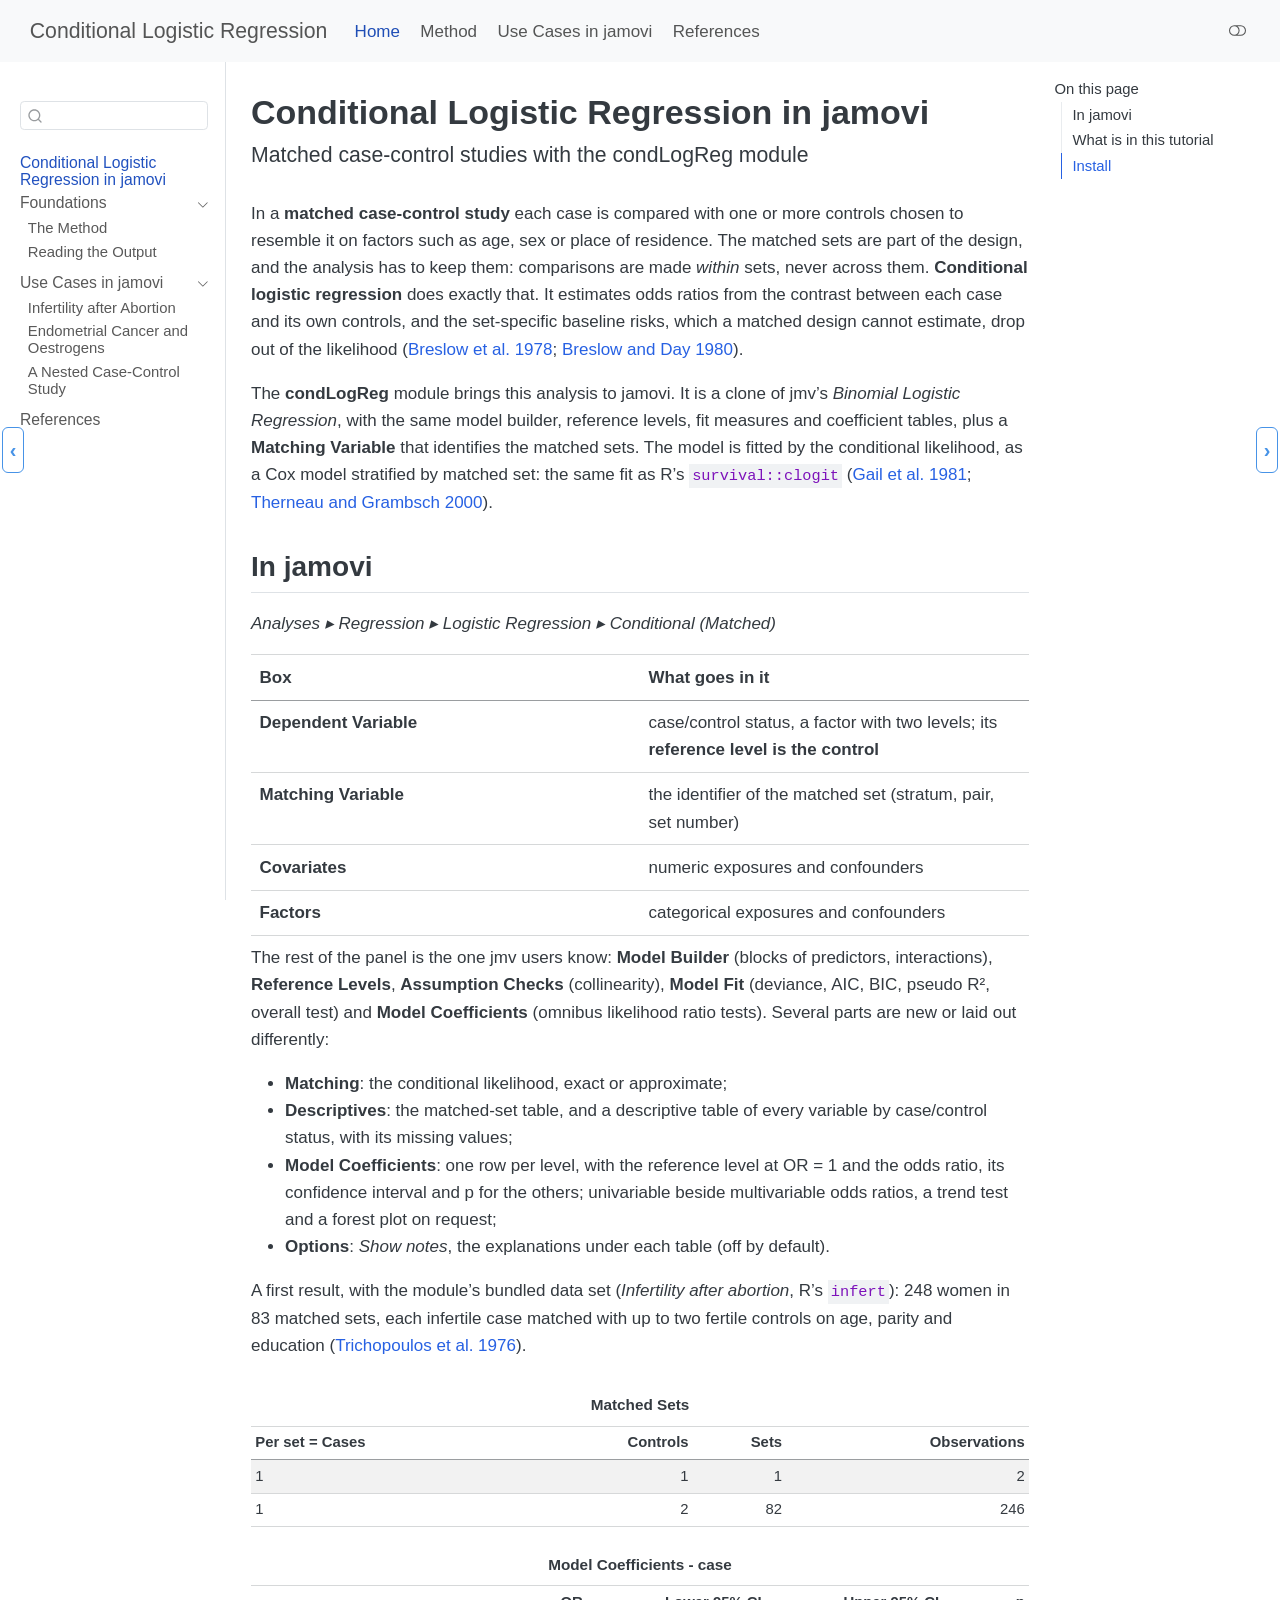
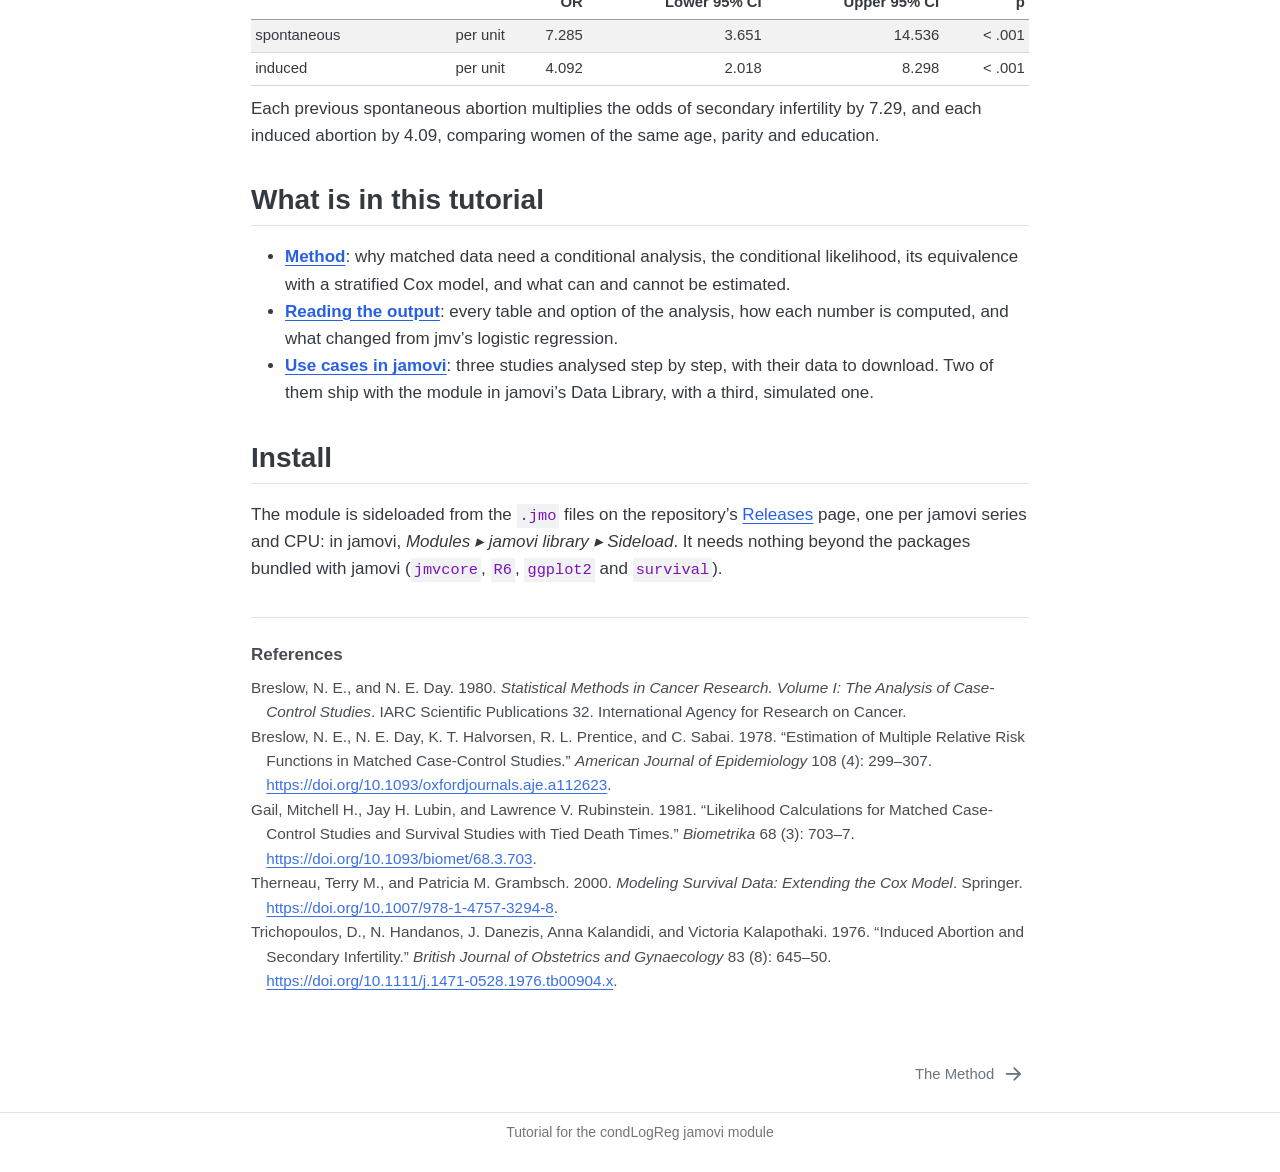
<file: docs/index.html>
<!DOCTYPE html>
<html xmlns="http://www.w3.org/1999/xhtml" lang="en" xml:lang="en"><head>

<meta charset="utf-8">
<meta name="generator" content="quarto-1.10.18">

<meta name="viewport" content="width=device-width, initial-scale=1.0, user-scalable=yes">


<title>Conditional Logistic Regression in jamovi – Conditional Logistic Regression</title>
<style>
/* Default styles provided by pandoc.
** See https://pandoc.org/MANUAL.html#variables-for-html for config info.
*/
span.smallcaps{font-variant: small-caps;}
div.columns{display: flex; gap: 1.5em;}
div.column{flex: auto;}
@media screen {
div.columns{gap: min(4vw, 1.5em);}
div.column{overflow-x: auto;}
}
div.hanging-indent{margin-left: 1.5em; text-indent: -1.5em;}
ul.task-list{list-style: none;}
ul.task-list li input[type="checkbox"] {
  width: 0.8em;
  margin: 0 0.8em 0.2em -1em; /* quarto-specific, see https://github.com/quarto-dev/quarto-cli/issues/4556 */ 
  vertical-align: middle;
}
/* CSS for citations */
div.csl-bib-body { }
div.csl-entry {
  clear: both;
}
.hanging-indent div.csl-entry {
  margin-left:2em;
  text-indent:-2em;
}
div.csl-left-margin {
  min-width:2em;
  float:left;
}
div.csl-right-inline {
  margin-left:2em;
  padding-left:1em;
}
div.csl-indent {
  margin-left: 2em;
}</style>


<script src="site_libs/quarto-nav/quarto-nav.js"></script>
<script src="site_libs/quarto-nav/headroom.min.js"></script>
<script src="site_libs/clipboard/clipboard.min.js"></script>
<script src="site_libs/quarto-search/autocomplete.umd.js"></script>
<script src="site_libs/quarto-search/fuse.min.js"></script>
<script src="site_libs/quarto-search/quarto-search.js"></script>
<meta name="quarto:offset" content="./">
<link href="./foundations/method.html" rel="next">
<script src="site_libs/quarto-html/quarto.js" type="module"></script>
<script src="site_libs/quarto-html/tabsets/tabsets.js" type="module"></script>
<script src="site_libs/quarto-html/popper.min.js"></script>
<script src="site_libs/quarto-html/tippy.umd.min.js"></script>
<script src="site_libs/quarto-html/anchor.min.js"></script>
<link href="site_libs/quarto-html/tippy.css" rel="stylesheet">
<link href="site_libs/quarto-html/quarto-syntax-highlighting-64a204ab8560d761af7679ceaba22944.css" rel="stylesheet" class="quarto-color-scheme" id="quarto-text-highlighting-styles">
<link href="site_libs/quarto-html/quarto-syntax-highlighting-dark-b85bc7c33db8c58e0ec93c3465666fed.css" rel="stylesheet" class="quarto-color-scheme quarto-color-alternate" id="quarto-text-highlighting-styles">
<link href="site_libs/quarto-html/quarto-syntax-highlighting-64a204ab8560d761af7679ceaba22944.css" rel="stylesheet" class="quarto-color-scheme-extra" id="quarto-text-highlighting-styles">
<script src="site_libs/bootstrap/bootstrap.min.js"></script>
<link href="site_libs/bootstrap/bootstrap-icons.css" rel="stylesheet">
<link href="site_libs/bootstrap/bootstrap-e5e84f5a70260acdabf710505354887c.min.css" rel="stylesheet" append-hash="true" class="quarto-color-scheme" id="quarto-bootstrap" data-mode="light">
<link href="site_libs/bootstrap/bootstrap-dark-4143a9d5f9d8f9deb4202a6d60211dcc.min.css" rel="stylesheet" append-hash="true" class="quarto-color-scheme quarto-color-alternate" id="quarto-bootstrap" data-mode="dark">
<link href="site_libs/bootstrap/bootstrap-e5e84f5a70260acdabf710505354887c.min.css" rel="stylesheet" append-hash="true" class="quarto-color-scheme-extra" id="quarto-bootstrap" data-mode="light">
<script id="quarto-search-options" type="application/json">{
  "location": "sidebar",
  "copy-button": false,
  "collapse-after": 3,
  "panel-placement": "start",
  "type": "textbox",
  "limit": 50,
  "keyboard-shortcut": [
    "f",
    "/",
    "s"
  ],
  "language": {
    "search-no-results-text": "No results",
    "search-matching-documents-text": "matching documents",
    "search-copy-link-title": "Copy link to search",
    "search-hide-matches-text": "Hide additional matches",
    "search-more-match-text": "more match in this document",
    "search-more-matches-text": "more matches in this document",
    "search-clear-button-title": "Clear",
    "search-text-placeholder": "",
    "search-detached-cancel-button-title": "Cancel",
    "search-submit-button-title": "Submit",
    "search-label": "Search"
  }
}</script>


<link rel="stylesheet" href="styles.css">
</head>

<body class="nav-sidebar docked nav-fixed quarto-light"><script id="quarto-html-before-body" type="application/javascript">
    const toggleBodyColorMode = (bsSheetEl) => {
      const mode = bsSheetEl.getAttribute("data-mode");
      const bodyEl = window.document.querySelector("body");
      if (mode === "dark") {
        bodyEl.classList.add("quarto-dark");
        bodyEl.classList.remove("quarto-light");
      } else {
        bodyEl.classList.add("quarto-light");
        bodyEl.classList.remove("quarto-dark");
      }
    }
    const toggleBodyColorPrimary = () => {
      const bsSheetEl = window.document.querySelector("link#quarto-bootstrap:not([rel=disabled-stylesheet])");
      if (bsSheetEl) {
        toggleBodyColorMode(bsSheetEl);
      }
    }
    const setColorSchemeToggle = (alternate) => {
      const toggles = window.document.querySelectorAll('.quarto-color-scheme-toggle');
      for (let i=0; i < toggles.length; i++) {
        const toggle = toggles[i];
        if (toggle) {
          if (alternate) {
            toggle.classList.add("alternate");
          } else {
            toggle.classList.remove("alternate");
          }
        }
      }
    };
    const toggleColorMode = (alternate) => {
      // Switch the stylesheets
      const primaryStylesheets = window.document.querySelectorAll('link.quarto-color-scheme:not(.quarto-color-alternate)');
      const alternateStylesheets = window.document.querySelectorAll('link.quarto-color-scheme.quarto-color-alternate');
      manageTransitions('#quarto-margin-sidebar .nav-link', false);
      if (alternate) {
        // note: dark is layered on light, we don't disable primary!
        enableStylesheet(alternateStylesheets);
        for (const sheetNode of alternateStylesheets) {
          if (sheetNode.id === "quarto-bootstrap") {
            toggleBodyColorMode(sheetNode);
          }
        }
      } else {
        disableStylesheet(alternateStylesheets);
        enableStylesheet(primaryStylesheets)
        toggleBodyColorPrimary();
      }
      manageTransitions('#quarto-margin-sidebar .nav-link', true);
      // Switch the toggles
      setColorSchemeToggle(alternate)
      // Hack to workaround the fact that safari doesn't
      // properly recolor the scrollbar when toggling (#1455)
      if (navigator.userAgent.indexOf('Safari') > 0 && navigator.userAgent.indexOf('Chrome') == -1) {
        manageTransitions("body", false);
        window.scrollTo(0, 1);
        setTimeout(() => {
          window.scrollTo(0, 0);
          manageTransitions("body", true);
        }, 40);
      }
    }
    const disableStylesheet = (stylesheets) => {
      for (let i=0; i < stylesheets.length; i++) {
        const stylesheet = stylesheets[i];
        stylesheet.rel = 'disabled-stylesheet';
      }
    }
    const enableStylesheet = (stylesheets) => {
      for (let i=0; i < stylesheets.length; i++) {
        const stylesheet = stylesheets[i];
        if(stylesheet.rel !== 'stylesheet') { // for Chrome, which will still FOUC without this check
          stylesheet.rel = 'stylesheet';
        }
      }
    }
    const manageTransitions = (selector, allowTransitions) => {
      const els = window.document.querySelectorAll(selector);
      for (let i=0; i < els.length; i++) {
        const el = els[i];
        if (allowTransitions) {
          el.classList.remove('notransition');
        } else {
          el.classList.add('notransition');
        }
      }
    }
    const isFileUrl = () => {
      return window.location.protocol === 'file:';
    }
    const hasAlternateSentinel = () => {
      let styleSentinel = getColorSchemeSentinel();
      if (styleSentinel !== null) {
        return styleSentinel === "alternate";
      } else {
        return false;
      }
    }
    const setStyleSentinel = (alternate) => {
      const value = alternate ? "alternate" : "default";
      if (!isFileUrl()) {
        window.localStorage.setItem("quarto-color-scheme", value);
      } else {
        localAlternateSentinel = value;
      }
    }
    const getColorSchemeSentinel = () => {
      if (!isFileUrl()) {
        const storageValue = window.localStorage.getItem("quarto-color-scheme");
        return storageValue != null ? storageValue : localAlternateSentinel;
      } else {
        return localAlternateSentinel;
      }
    }
    const toggleGiscusIfUsed = (isAlternate, darkModeDefault) => {
      const baseTheme = document.querySelector('#giscus-base-theme')?.value ?? 'light';
      const alternateTheme = document.querySelector('#giscus-alt-theme')?.value ?? 'dark';
      let newTheme = '';
      if(authorPrefersDark) {
        newTheme = isAlternate ? baseTheme : alternateTheme;
      } else {
        newTheme = isAlternate ? alternateTheme : baseTheme;
      }
      const changeGiscusTheme = () => {
        // From: https://github.com/giscus/giscus/issues/336
        const sendMessage = (message) => {
          const iframe = document.querySelector('iframe.giscus-frame');
          if (!iframe) return;
          iframe.contentWindow.postMessage({ giscus: message }, 'https://giscus.app');
        }
        sendMessage({
          setConfig: {
            theme: newTheme
          }
        });
      }
      const isGiscussLoaded = window.document.querySelector('iframe.giscus-frame') !== null;
      if (isGiscussLoaded) {
        changeGiscusTheme();
      }
    };
    const authorPrefersDark = false;
    const darkModeDefault = authorPrefersDark;
      document.querySelector('link#quarto-text-highlighting-styles.quarto-color-scheme-extra').rel = 'disabled-stylesheet';
      document.querySelector('link#quarto-bootstrap.quarto-color-scheme-extra').rel = 'disabled-stylesheet';
    let localAlternateSentinel = darkModeDefault ? 'alternate' : 'default';
    // Dark / light mode switch
    window.quartoToggleColorScheme = () => {
      // Read the current dark / light value
      let toAlternate = !hasAlternateSentinel();
      toggleColorMode(toAlternate);
      setStyleSentinel(toAlternate);
      toggleGiscusIfUsed(toAlternate, darkModeDefault);
      window.dispatchEvent(new Event('resize'));
    };
    // Switch to dark mode if need be
    if (hasAlternateSentinel()) {
      toggleColorMode(true);
    } else {
      toggleColorMode(false);
    }
  </script>

<div id="quarto-search-results"></div>
  <header id="quarto-header" class="headroom fixed-top">
    <nav class="navbar navbar-expand-lg " data-bs-theme="dark">
      <div class="navbar-container container-fluid">
      <div class="navbar-brand-container mx-auto">
    <a class="navbar-brand" href="./index.html">
    <span class="navbar-title">Conditional Logistic Regression</span>
    </a>
  </div>
          <button class="navbar-toggler" type="button" data-bs-toggle="collapse" data-bs-target="#navbarCollapse" aria-controls="navbarCollapse" role="menu" aria-expanded="false" aria-label="Toggle navigation" onclick="if (window.quartoToggleHeadroom) { window.quartoToggleHeadroom(); }">
  <span class="navbar-toggler-icon"></span>
</button>
          <div class="collapse navbar-collapse" id="navbarCollapse">
            <ul class="navbar-nav navbar-nav-scroll me-auto">
  <li class="nav-item">
    <a class="nav-link active" href="./index.html" aria-current="page"> 
<span class="menu-text">Home</span></a>
  </li>  
  <li class="nav-item">
    <a class="nav-link" href="./foundations/method.html"> 
<span class="menu-text">Method</span></a>
  </li>  
  <li class="nav-item">
    <a class="nav-link" href="./usecases/index.html"> 
<span class="menu-text">Use Cases in jamovi</span></a>
  </li>  
  <li class="nav-item">
    <a class="nav-link" href="./references.html"> 
<span class="menu-text">References</span></a>
  </li>  
</ul>
          </div> <!-- /navcollapse -->
            <div class="quarto-navbar-tools">
  <a href="" class="quarto-color-scheme-toggle quarto-navigation-tool  px-1" onclick="window.quartoToggleColorScheme(); return false;" title="Toggle dark mode"><i class="bi"></i></a>
</div>
      </div> <!-- /container-fluid -->
    </nav>
  <nav class="quarto-secondary-nav">
    <div class="container-fluid d-flex">
      <button type="button" class="quarto-btn-toggle btn" data-bs-toggle="collapse" role="button" data-bs-target=".quarto-sidebar-collapse-item" aria-controls="quarto-sidebar" aria-expanded="false" aria-label="Toggle sidebar navigation" onclick="if (window.quartoToggleHeadroom) { window.quartoToggleHeadroom(); }">
        <i class="bi bi-layout-text-sidebar-reverse"></i>
      </button>
        <nav class="quarto-page-breadcrumbs" aria-label="breadcrumb"><ol class="breadcrumb"><li class="breadcrumb-item"><a href="./index.html">Conditional Logistic Regression in jamovi</a></li></ol></nav>
        <a class="flex-grow-1" role="navigation" data-bs-toggle="collapse" data-bs-target=".quarto-sidebar-collapse-item" aria-controls="quarto-sidebar" aria-expanded="false" aria-label="Toggle sidebar navigation" onclick="if (window.quartoToggleHeadroom) { window.quartoToggleHeadroom(); }">      
        </a>
      <button type="button" class="btn quarto-search-button" aria-label="Search" onclick="window.quartoOpenSearch();">
        <i class="bi bi-search"></i>
      </button>
    </div>
  </nav>
</header>
<!-- content -->
<div id="quarto-content" class="quarto-container page-columns page-rows-contents page-layout-article page-navbar">
<!-- sidebar -->
  <nav id="quarto-sidebar" class="sidebar collapse collapse-horizontal quarto-sidebar-collapse-item sidebar-navigation docked overflow-auto">
        <div class="mt-2 flex-shrink-0 align-items-center">
        <div class="sidebar-search">
        <div id="quarto-search" class="" title="Search"></div>
        </div>
        </div>
    <div class="sidebar-menu-container"> 
    <ul class="list-unstyled mt-1">
        <li class="sidebar-item">
  <div class="sidebar-item-container"> 
  <a href="./index.html" class="sidebar-item-text sidebar-link active">
 <span class="menu-text">Conditional Logistic Regression in jamovi</span></a>
  </div>
</li>
        <li class="sidebar-item sidebar-item-section">
      <div class="sidebar-item-container"> 
            <a class="sidebar-item-text sidebar-link text-start" data-bs-toggle="collapse" data-bs-target="#quarto-sidebar-section-1" role="navigation" aria-expanded="true">
 <span class="menu-text">Foundations</span></a>
          <a class="sidebar-item-toggle text-start" data-bs-toggle="collapse" data-bs-target="#quarto-sidebar-section-1" role="navigation" aria-expanded="true" aria-label="Toggle section">
            <i class="bi bi-chevron-right ms-2"></i>
          </a> 
      </div>
      <ul id="quarto-sidebar-section-1" class="collapse list-unstyled sidebar-section depth1 show">  
          <li class="sidebar-item">
  <div class="sidebar-item-container"> 
  <a href="./foundations/method.html" class="sidebar-item-text sidebar-link">
 <span class="menu-text">The Method</span></a>
  </div>
</li>
          <li class="sidebar-item">
  <div class="sidebar-item-container"> 
  <a href="./foundations/output.html" class="sidebar-item-text sidebar-link">
 <span class="menu-text">Reading the Output</span></a>
  </div>
</li>
      </ul>
  </li>
        <li class="sidebar-item sidebar-item-section">
      <div class="sidebar-item-container"> 
            <a href="./usecases/index.html" class="sidebar-item-text sidebar-link">
 <span class="menu-text">Use Cases in jamovi</span></a>
          <a class="sidebar-item-toggle text-start" data-bs-toggle="collapse" data-bs-target="#quarto-sidebar-section-2" role="navigation" aria-expanded="true" aria-label="Toggle section">
            <i class="bi bi-chevron-right ms-2"></i>
          </a> 
      </div>
      <ul id="quarto-sidebar-section-2" class="collapse list-unstyled sidebar-section depth1 show">  
          <li class="sidebar-item">
  <div class="sidebar-item-container"> 
  <a href="./usecases/infert.html" class="sidebar-item-text sidebar-link">
 <span class="menu-text">Infertility after Abortion</span></a>
  </div>
</li>
          <li class="sidebar-item">
  <div class="sidebar-item-container"> 
  <a href="./usecases/bdendo.html" class="sidebar-item-text sidebar-link">
 <span class="menu-text">Endometrial Cancer and Oestrogens</span></a>
  </div>
</li>
          <li class="sidebar-item">
  <div class="sidebar-item-container"> 
  <a href="./usecases/nested.html" class="sidebar-item-text sidebar-link">
 <span class="menu-text">A Nested Case-Control Study</span></a>
  </div>
</li>
      </ul>
  </li>
        <li class="sidebar-item">
  <div class="sidebar-item-container"> 
  <a href="./references.html" class="sidebar-item-text sidebar-link">
 <span class="menu-text">References</span></a>
  </div>
</li>
    </ul>
    </div>
</nav>
<div id="quarto-sidebar-glass" class="quarto-sidebar-collapse-item" data-bs-toggle="collapse" data-bs-target=".quarto-sidebar-collapse-item"></div>
<!-- margin-sidebar -->
    <div id="quarto-margin-sidebar" class="sidebar margin-sidebar">
        <nav id="TOC" role="doc-toc" class="toc-active">
    <h2 id="toc-title">On this page</h2>
   
  <ul>
  <li><a href="#in-jamovi" id="toc-in-jamovi" class="nav-link active" data-scroll-target="#in-jamovi">In jamovi</a></li>
  <li><a href="#what-is-in-this-tutorial" id="toc-what-is-in-this-tutorial" class="nav-link" data-scroll-target="#what-is-in-this-tutorial">What is in this tutorial</a></li>
  <li><a href="#install" id="toc-install" class="nav-link" data-scroll-target="#install">Install</a></li>
  </ul>
</nav>
    </div>
<!-- main -->
<main class="content" id="quarto-document-content">


<header id="title-block-header" class="quarto-title-block default">
<div class="quarto-title">
<h1 class="title">Conditional Logistic Regression in jamovi</h1>
<p class="subtitle lead">Matched case-control studies with the condLogReg module</p>
</div>



<div class="quarto-title-meta">

    
  
    
  </div>
  


</header>


<p>In a <strong>matched case-control study</strong> each case is compared with one or more controls chosen to resemble it on factors such as age, sex or place of residence. The matched sets are part of the design, and the analysis has to keep them: comparisons are made <em>within</em> sets, never across them. <strong>Conditional logistic regression</strong> does exactly that. It estimates odds ratios from the contrast between each case and its own controls, and the set-specific baseline risks, which a matched design cannot estimate, drop out of the likelihood <span class="citation" data-cites="breslow1978 breslowday1980">(<a href="#ref-breslow1978" role="doc-biblioref">Breslow et al. 1978</a>; <a href="#ref-breslowday1980" role="doc-biblioref">Breslow and Day 1980</a>)</span>.</p>
<p>The <strong>condLogReg</strong> module brings this analysis to jamovi. It is a clone of jmv’s <em>Binomial Logistic Regression</em>, with the same model builder, reference levels, fit measures and coefficient tables, plus a <strong>Matching Variable</strong> that identifies the matched sets. The model is fitted by the conditional likelihood, as a Cox model stratified by matched set: the same fit as R’s <code>survival::clogit</code> <span class="citation" data-cites="gail1981 therneau2000">(<a href="#ref-gail1981" role="doc-biblioref">Gail et al. 1981</a>; <a href="#ref-therneau2000" role="doc-biblioref">Therneau and Grambsch 2000</a>)</span>.</p>
<section id="in-jamovi" class="level2">
<h2 class="anchored" data-anchor-id="in-jamovi">In jamovi</h2>
<p><em>Analyses ▸ Regression ▸ Logistic Regression ▸ Conditional (Matched)</em></p>
<table class="caption-top table">
<colgroup>
<col style="width: 50%">
<col style="width: 50%">
</colgroup>
<thead>
<tr class="header">
<th>Box</th>
<th>What goes in it</th>
</tr>
</thead>
<tbody>
<tr class="odd">
<td><strong>Dependent Variable</strong></td>
<td>case/control status, a factor with two levels; its <strong>reference level is the control</strong></td>
</tr>
<tr class="even">
<td><strong>Matching Variable</strong></td>
<td>the identifier of the matched set (stratum, pair, set number)</td>
</tr>
<tr class="odd">
<td><strong>Covariates</strong></td>
<td>numeric exposures and confounders</td>
</tr>
<tr class="even">
<td><strong>Factors</strong></td>
<td>categorical exposures and confounders</td>
</tr>
</tbody>
</table>
<p>The rest of the panel is the one jmv users know: <strong>Model Builder</strong> (blocks of predictors, interactions), <strong>Reference Levels</strong>, <strong>Assumption Checks</strong> (collinearity), <strong>Model Fit</strong> (deviance, AIC, BIC, pseudo R², overall test) and <strong>Model Coefficients</strong> (omnibus likelihood ratio tests). Several parts are new or laid out differently:</p>
<ul>
<li><strong>Matching</strong>: the conditional likelihood, exact or approximate;</li>
<li><strong>Descriptives</strong>: the matched-set table, and a descriptive table of every variable by case/control status, with its missing values;</li>
<li><strong>Model Coefficients</strong>: one row per level, with the reference level at OR = 1 and the odds ratio, its confidence interval and p for the others; univariable beside multivariable odds ratios, a trend test and a forest plot on request;</li>
<li><strong>Options</strong>: <em>Show notes</em>, the explanations under each table (off by default).</li>
</ul>
<p>A first result, with the module’s bundled data set (<em>Infertility after abortion</em>, R’s <code>infert</code>): 248 women in 83 matched sets, each infertile case matched with up to two fertile controls on age, parity and education <span class="citation" data-cites="trichopoulos1976">(<a href="#ref-trichopoulos1976" role="doc-biblioref">Trichopoulos et al. 1976</a>)</span>.</p>
<div class="cell">
<div class="cell-output-display">
<table class="table table-sm jtab caption-top table-striped small">
<caption>Matched Sets</caption>
<thead>
<tr class="header">
<th style="text-align: left;" data-quarto-table-cell-role="th">Per set = Cases</th>
<th style="text-align: right;" data-quarto-table-cell-role="th">Controls</th>
<th style="text-align: right;" data-quarto-table-cell-role="th">Sets</th>
<th style="text-align: right;" data-quarto-table-cell-role="th">Observations</th>
</tr>
</thead>
<tbody>
<tr class="odd">
<td style="text-align: left;">1</td>
<td style="text-align: right;">1</td>
<td style="text-align: right;">1</td>
<td style="text-align: right;">2</td>
</tr>
<tr class="even">
<td style="text-align: left;">1</td>
<td style="text-align: right;">2</td>
<td style="text-align: right;">82</td>
<td style="text-align: right;">246</td>
</tr>
</tbody>
</table>
</div>
<div class="cell-output-display">
<table class="table table-sm jtab caption-top table-striped small">
<caption>Model Coefficients - case</caption>
<thead>
<tr class="header">
<th style="text-align: left;" data-quarto-table-cell-role="th"></th>
<th style="text-align: right;" data-quarto-table-cell-role="th"></th>
<th style="text-align: right;" data-quarto-table-cell-role="th">OR</th>
<th style="text-align: right;" data-quarto-table-cell-role="th">Lower 95% CI</th>
<th style="text-align: right;" data-quarto-table-cell-role="th">Upper 95% CI</th>
<th style="text-align: right;" data-quarto-table-cell-role="th">p</th>
</tr>
</thead>
<tbody>
<tr class="odd">
<td style="text-align: left;">spontaneous</td>
<td style="text-align: right;">per unit</td>
<td style="text-align: right;">7.285</td>
<td style="text-align: right;">3.651</td>
<td style="text-align: right;">14.536</td>
<td style="text-align: right;">&lt; .001</td>
</tr>
<tr class="even">
<td style="text-align: left;">induced</td>
<td style="text-align: right;">per unit</td>
<td style="text-align: right;">4.092</td>
<td style="text-align: right;">2.018</td>
<td style="text-align: right;">8.298</td>
<td style="text-align: right;">&lt; .001</td>
</tr>
</tbody>
</table>
</div>
</div>
<p>Each previous spontaneous abortion multiplies the odds of secondary infertility by 7.29, and each induced abortion by 4.09, comparing women of the same age, parity and education.</p>
</section>
<section id="what-is-in-this-tutorial" class="level2">
<h2 class="anchored" data-anchor-id="what-is-in-this-tutorial">What is in this tutorial</h2>
<ul>
<li><a href="./foundations/method.html"><strong>Method</strong></a>: why matched data need a conditional analysis, the conditional likelihood, its equivalence with a stratified Cox model, and what can and cannot be estimated.</li>
<li><a href="./foundations/output.html"><strong>Reading the output</strong></a>: every table and option of the analysis, how each number is computed, and what changed from jmv’s logistic regression.</li>
<li><a href="./usecases/index.html"><strong>Use cases in jamovi</strong></a>: three studies analysed step by step, with their data to download. Two of them ship with the module in jamovi’s Data Library, with a third, simulated one.</li>
</ul>
</section>
<section id="install" class="level2">
<h2 class="anchored" data-anchor-id="install">Install</h2>
<p>The module is sideloaded from the <code>.jmo</code> files on the repository’s <a href="https://github.com/victor-moreno/jamovi-conditional-LR/releases">Releases</a> page, one per jamovi series and CPU: in jamovi, <em>Modules ▸ jamovi library ▸ Sideload</em>. It needs nothing beyond the packages bundled with jamovi (<code>jmvcore</code>, <code>R6</code>, <code>ggplot2</code> and <code>survival</code>).</p>



</section>

<a onclick="window.scrollTo(0, 0); return false;" role="button" id="quarto-back-to-top"><i class="bi bi-arrow-up"></i> Back to top</a><div id="quarto-appendix" class="default"><section class="quarto-appendix-contents" role="doc-bibliography" id="quarto-bibliography"><h2 class="anchored quarto-appendix-heading">References</h2><div id="refs" class="references csl-bib-body hanging-indent" role="list">
<div id="ref-breslowday1980" class="csl-entry" role="listitem">
Breslow, N. E., and N. E. Day. 1980. <em>Statistical Methods in Cancer Research. Volume <span>I</span>: The Analysis of Case-Control Studies</em>. IARC Scientific Publications 32. International Agency for Research on Cancer.
</div>
<div id="ref-breslow1978" class="csl-entry" role="listitem">
Breslow, N. E., N. E. Day, K. T. Halvorsen, R. L. Prentice, and C. Sabai. 1978. <span>“Estimation of Multiple Relative Risk Functions in Matched Case-Control Studies.”</span> <em>American Journal of Epidemiology</em> 108 (4): 299–307. <a href="https://doi.org/10.1093/oxfordjournals.aje.a112623">https://doi.org/10.1093/oxfordjournals.aje.a112623</a>.
</div>
<div id="ref-gail1981" class="csl-entry" role="listitem">
Gail, Mitchell H., Jay H. Lubin, and Lawrence V. Rubinstein. 1981. <span>“Likelihood Calculations for Matched Case-Control Studies and Survival Studies with Tied Death Times.”</span> <em>Biometrika</em> 68 (3): 703–7. <a href="https://doi.org/10.1093/biomet/68.3.703">https://doi.org/10.1093/biomet/68.3.703</a>.
</div>
<div id="ref-therneau2000" class="csl-entry" role="listitem">
Therneau, Terry M., and Patricia M. Grambsch. 2000. <em>Modeling Survival Data: Extending the <span>Cox</span> Model</em>. Springer. <a href="https://doi.org/10.1007/978-1-4757-3294-8">https://doi.org/10.1007/978-1-4757-3294-8</a>.
</div>
<div id="ref-trichopoulos1976" class="csl-entry" role="listitem">
Trichopoulos, D., N. Handanos, J. Danezis, Anna Kalandidi, and Victoria Kalapothaki. 1976. <span>“Induced Abortion and Secondary Infertility.”</span> <em>British Journal of Obstetrics and Gynaecology</em> 83 (8): 645–50. <a href="https://doi.org/10.1111/j.1471-0528.1976.tb00904.x">https://doi.org/10.1111/j.1471-0528.1976.tb00904.x</a>.
</div>
</div></section></div></main> <!-- /main -->
<!-- Collapsible left (contents) and right (on this page) panels on wide
     screens: a button at each edge, ‹ hides a panel and › brings it back; the
     text widens into the space; the choice is remembered between pages.
     Copied from jamovi-skill/templates/tutorial/collapse.html; included with
     format: html: include-after-body: collapse.html in _quarto.yml. -->
<style>
.panel-toggle {
  position: fixed; top: 50%; transform: translateY(-50%); z-index: 1100;
  width: 22px; height: 46px; padding: 0; font-size: 20px; line-height: 1;
  border: 1px solid var(--bs-border-color, #ccc); border-radius: 6px;
  background: var(--bs-body-bg, #fff); color: var(--bs-body-color, #333);
  opacity: 0.7; cursor: pointer;
}
.panel-toggle:hover { opacity: 1; }
/* blue, for visibility: the edge buttons and the site title in the contents */
.panel-toggle { color: #2780e3; border-color: #2780e3; font-weight: bold; opacity: 0.85; }
.sidebar-title, .sidebar-title a { color: #2780e3 !important; }
body.quarto-dark .panel-toggle { color: #6aa9f0; border-color: #6aa9f0; }
body.quarto-dark .sidebar-title, body.quarto-dark .sidebar-title a { color: #6aa9f0 !important; }
#panel-toggle-left { left: 2px; }
#panel-toggle-right { right: 2px; }
@media (max-width: 991.98px) { .panel-toggle { display: none; } }
@media (min-width: 992px) {
  body.panel-left-off #quarto-sidebar { display: none !important; }
  body.panel-right-off #quarto-margin-sidebar { display: none !important; }
  body.panel-left-off main.content { grid-column-start: page-start !important; }
  body.panel-right-off main.content { grid-column-end: page-end !important; }
}
</style>
<script>
(function () {
  var KEY = "tutorial-panels";
  var state = { left: true, right: true };
  try { var s = JSON.parse(localStorage.getItem(KEY)); if (s) state = s; } catch (e) {}
  function apply() {
    document.body.classList.toggle("panel-left-off", !state.left);
    document.body.classList.toggle("panel-right-off", !state.right);
    var l = document.getElementById("panel-toggle-left"), r = document.getElementById("panel-toggle-right");
    if (l) { l.textContent = state.left ? "‹" : "›"; l.title = state.left ? "Hide the contents" : "Show the contents"; }
    if (r) { r.textContent = state.right ? "›" : "‹"; r.title = state.right ? "Hide 'On this page'" : "Show 'On this page'"; }
    try { localStorage.setItem(KEY, JSON.stringify(state)); } catch (e) {}
  }
  function button(id, side) {
    var b = document.createElement("button");
    b.type = "button"; b.id = id; b.className = "panel-toggle";
    b.addEventListener("click", function () { state[side] = !state[side]; apply(); });
    document.body.appendChild(b);
  }
  document.addEventListener("DOMContentLoaded", function () {
    if (document.getElementById("quarto-sidebar")) button("panel-toggle-left", "left");
    if (document.getElementById("quarto-margin-sidebar")) button("panel-toggle-right", "right");
    apply();
  });
})();
</script>
<script id="quarto-html-after-body" type="application/javascript">
  window.document.addEventListener("DOMContentLoaded", function (event) {
    // Ensure there is a toggle, if there isn't float one in the top right
    if (window.document.querySelector('.quarto-color-scheme-toggle') === null) {
      const a = window.document.createElement('a');
      a.classList.add('top-right');
      a.classList.add('quarto-color-scheme-toggle');
      a.href = "";
      a.onclick = function() { try { window.quartoToggleColorScheme(); } catch {} return false; };
      const i = window.document.createElement("i");
      i.classList.add('bi');
      a.appendChild(i);
      window.document.body.appendChild(a);
    }
    setColorSchemeToggle(hasAlternateSentinel())
    const icon = "";
    const anchorJS = new window.AnchorJS();
    anchorJS.options = {
      placement: 'right',
      icon: icon
    };
    anchorJS.add('.anchored');
    const isCodeAnnotation = (el) => {
      for (const clz of el.classList) {
        if (clz.startsWith('code-annotation-')) {                     
          return true;
        }
      }
      return false;
    }
    const onCopySuccess = function(e) {
      // button target
      const button = e.trigger;
      // don't keep focus
      button.blur();
      // flash "checked"
      button.classList.add('code-copy-button-checked');
      var currentTitle = button.getAttribute("title");
      button.setAttribute("title", "Copied!");
      let tooltip;
      if (window.bootstrap) {
        button.setAttribute("data-bs-toggle", "tooltip");
        button.setAttribute("data-bs-placement", "left");
        button.setAttribute("data-bs-title", "Copied!");
        tooltip = new bootstrap.Tooltip(button, 
          { trigger: "manual", 
            customClass: "code-copy-button-tooltip",
            offset: [0, -8]});
        tooltip.show();    
      }
      setTimeout(function() {
        if (tooltip) {
          tooltip.hide();
          button.removeAttribute("data-bs-title");
          button.removeAttribute("data-bs-toggle");
          button.removeAttribute("data-bs-placement");
        }
        button.setAttribute("title", currentTitle);
        button.classList.remove('code-copy-button-checked');
      }, 1000);
      // clear code selection
      e.clearSelection();
    }
    const getTextToCopy = function(trigger) {
      const outerScaffold = trigger.parentElement.cloneNode(true);
      const codeEl = outerScaffold.querySelector('code');
      for (const childEl of codeEl.children) {
        if (isCodeAnnotation(childEl)) {
          childEl.remove();
        }
      }
      return codeEl.innerText;
    }
    const clipboard = new window.ClipboardJS('.code-copy-button:not([data-in-quarto-modal])', {
      text: getTextToCopy
    });
    clipboard.on('success', onCopySuccess);
    if (window.document.getElementById('quarto-embedded-source-code-modal')) {
      const clipboardModal = new window.ClipboardJS('.code-copy-button[data-in-quarto-modal]', {
        text: getTextToCopy,
        container: window.document.getElementById('quarto-embedded-source-code-modal')
      });
      clipboardModal.on('success', onCopySuccess);
    }
      var localhostRegex = new RegExp(/^(?:http|https):\/\/localhost\:?[0-9]*\//);
      var mailtoRegex = new RegExp(/^mailto:/);
        var filterRegex = new RegExp('/' + window.location.host + '/');
      var isInternal = (href) => {
          return filterRegex.test(href) || localhostRegex.test(href) || mailtoRegex.test(href);
      }
      // Inspect non-navigation links and adorn them if external
     var links = window.document.querySelectorAll('a[href]:not(.nav-link):not(.navbar-brand):not(.toc-action):not(.sidebar-link):not(.sidebar-item-toggle):not(.pagination-link):not(.no-external):not([aria-hidden]):not(.dropdown-item):not(.quarto-navigation-tool):not(.about-link)');
      for (var i=0; i<links.length; i++) {
        const link = links[i];
        if (!isInternal(link.href)) {
          // undo the damage that might have been done by quarto-nav.js in the case of
          // links that we want to consider external
          if (link.dataset.originalHref !== undefined) {
            link.href = link.dataset.originalHref;
          }
        }
      }
    function tippyHover(el, contentFn, onTriggerFn, onUntriggerFn) {
      const config = {
        allowHTML: true,
        maxWidth: 500,
        delay: 100,
        arrow: false,
        appendTo: function(el) {
            return el.parentElement;
        },
        interactive: true,
        interactiveBorder: 10,
        theme: 'quarto',
        placement: 'bottom-start',
      };
      if (contentFn) {
        config.content = contentFn;
      }
      if (onTriggerFn) {
        config.onTrigger = onTriggerFn;
      }
      if (onUntriggerFn) {
        config.onUntrigger = onUntriggerFn;
      }
      window.tippy(el, config); 
    }
    const noterefs = window.document.querySelectorAll('a[role="doc-noteref"]');
    for (var i=0; i<noterefs.length; i++) {
      const ref = noterefs[i];
      tippyHover(ref, function() {
        // use id or data attribute instead here
        let href = ref.getAttribute('data-footnote-href') || ref.getAttribute('href');
        try { href = new URL(href).hash; } catch {}
        const id = href.replace(/^#\/?/, "");
        const note = window.document.getElementById(id);
        if (note) {
          return note.innerHTML;
        } else {
          return "";
        }
      });
    }
    const xrefs = window.document.querySelectorAll('a.quarto-xref');
    const processXRef = (id, note) => {
      // Strip column container classes
      const stripColumnClz = (el) => {
        el.classList.remove("page-full", "page-columns");
        if (el.children) {
          for (const child of el.children) {
            stripColumnClz(child);
          }
        }
      }
      stripColumnClz(note)
      if (id === null || id.startsWith('sec-')) {
        // Special case sections, only their first couple elements
        const container = document.createElement("div");
        if (note.children && note.children.length > 2) {
          container.appendChild(note.children[0].cloneNode(true));
          for (let i = 1; i < note.children.length; i++) {
            const child = note.children[i];
            if (child.tagName === "P" && child.innerText === "") {
              continue;
            } else {
              container.appendChild(child.cloneNode(true));
              break;
            }
          }
          if (window.Quarto?.typesetMath) {
            window.Quarto.typesetMath(container);
          }
          return container.innerHTML
        } else {
          if (window.Quarto?.typesetMath) {
            window.Quarto.typesetMath(note);
          }
          return note.innerHTML;
        }
      } else {
        // Remove any anchor links if they are present
        const anchorLink = note.querySelector('a.anchorjs-link');
        if (anchorLink) {
          anchorLink.remove();
        }
        if (window.Quarto?.typesetMath) {
          window.Quarto.typesetMath(note);
        }
        if (note.classList.contains("callout")) {
          return note.outerHTML;
        } else {
          return note.innerHTML;
        }
      }
    }
    for (var i=0; i<xrefs.length; i++) {
      const xref = xrefs[i];
      tippyHover(xref, undefined, function(instance) {
        instance.disable();
        let url = xref.getAttribute('href');
        let hash = undefined; 
        if (url.startsWith('#')) {
          hash = url;
        } else {
          try { hash = new URL(url).hash; } catch {}
        }
        if (hash) {
          const id = hash.replace(/^#\/?/, "");
          const note = window.document.getElementById(id);
          if (note !== null) {
            try {
              const html = processXRef(id, note.cloneNode(true));
              instance.setContent(html);
            } finally {
              instance.enable();
              instance.show();
            }
          } else {
            // See if we can fetch this
            fetch(url.split('#')[0])
            .then(res => res.text())
            .then(html => {
              const parser = new DOMParser();
              const htmlDoc = parser.parseFromString(html, "text/html");
              const note = htmlDoc.getElementById(id);
              if (note !== null) {
                const html = processXRef(id, note);
                instance.setContent(html);
              } 
            }).finally(() => {
              instance.enable();
              instance.show();
            });
          }
        } else {
          // See if we can fetch a full url (with no hash to target)
          // This is a special case and we should probably do some content thinning / targeting
          fetch(url)
          .then(res => res.text())
          .then(html => {
            const parser = new DOMParser();
            const htmlDoc = parser.parseFromString(html, "text/html");
            const note = htmlDoc.querySelector('main.content');
            if (note !== null) {
              // This should only happen for chapter cross references
              // (since there is no id in the URL)
              // remove the first header
              if (note.children.length > 0 && note.children[0].tagName === "HEADER") {
                note.children[0].remove();
              }
              const html = processXRef(null, note);
              instance.setContent(html);
            } 
          }).finally(() => {
            instance.enable();
            instance.show();
          });
        }
      }, function(instance) {
      });
    }
        let selectedAnnoteEl;
        const selectorForAnnotation = ( cell, annotation) => {
          let cellAttr = 'data-code-cell="' + cell + '"';
          let lineAttr = 'data-code-annotation="' +  annotation + '"';
          const selector = 'span[' + cellAttr + '][' + lineAttr + ']';
          return selector;
        }
        const selectCodeLines = (annoteEl) => {
          const doc = window.document;
          const targetCell = annoteEl.getAttribute("data-target-cell");
          const targetAnnotation = annoteEl.getAttribute("data-target-annotation");
          const annoteSpan = window.document.querySelector(selectorForAnnotation(targetCell, targetAnnotation));
          const lines = annoteSpan.getAttribute("data-code-lines").split(",");
          const lineIds = lines.map((line) => {
            return targetCell + "-" + line;
          })
          let top = null;
          let height = null;
          let parent = null;
          if (lineIds.length > 0) {
              //compute the position of the single el (top and bottom and make a div)
              const el = window.document.getElementById(lineIds[0]);
              top = el.offsetTop;
              height = el.offsetHeight;
              parent = el.parentElement.parentElement;
            if (lineIds.length > 1) {
              const lastEl = window.document.getElementById(lineIds[lineIds.length - 1]);
              const bottom = lastEl.offsetTop + lastEl.offsetHeight;
              height = bottom - top;
            }
            if (top !== null && height !== null && parent !== null) {
              // cook up a div (if necessary) and position it 
              let div = window.document.getElementById("code-annotation-line-highlight");
              if (div === null) {
                div = window.document.createElement("div");
                div.setAttribute("id", "code-annotation-line-highlight");
                div.style.position = 'absolute';
                parent.appendChild(div);
              }
              div.style.top = top - 2 + "px";
              div.style.height = height + 4 + "px";
              div.style.left = 0;
              let gutterDiv = window.document.getElementById("code-annotation-line-highlight-gutter");
              if (gutterDiv === null) {
                gutterDiv = window.document.createElement("div");
                gutterDiv.setAttribute("id", "code-annotation-line-highlight-gutter");
                gutterDiv.style.position = 'absolute';
                const codeCell = window.document.getElementById(targetCell);
                const gutter = codeCell.querySelector('.code-annotation-gutter');
                gutter.appendChild(gutterDiv);
              }
              gutterDiv.style.top = top - 2 + "px";
              gutterDiv.style.height = height + 4 + "px";
            }
            selectedAnnoteEl = annoteEl;
          }
        };
        const unselectCodeLines = () => {
          const elementsIds = ["code-annotation-line-highlight", "code-annotation-line-highlight-gutter"];
          elementsIds.forEach((elId) => {
            const div = window.document.getElementById(elId);
            if (div) {
              div.remove();
            }
          });
          selectedAnnoteEl = undefined;
        };
          // Handle positioning of the toggle
      window.addEventListener(
        "resize",
        throttle(() => {
          elRect = undefined;
          if (selectedAnnoteEl) {
            selectCodeLines(selectedAnnoteEl);
          }
        }, 10)
      );
      function throttle(fn, ms) {
      let throttle = false;
      let timer;
        return (...args) => {
          if(!throttle) { // first call gets through
              fn.apply(this, args);
              throttle = true;
          } else { // all the others get throttled
              if(timer) clearTimeout(timer); // cancel #2
              timer = setTimeout(() => {
                fn.apply(this, args);
                timer = throttle = false;
              }, ms);
          }
        };
      }
        // Attach click handler to the DT
        const annoteDls = window.document.querySelectorAll('dt[data-target-cell]');
        for (const annoteDlNode of annoteDls) {
          annoteDlNode.addEventListener('click', (event) => {
            const clickedEl = event.target;
            if (clickedEl !== selectedAnnoteEl) {
              unselectCodeLines();
              const activeEl = window.document.querySelector('dt[data-target-cell].code-annotation-active');
              if (activeEl) {
                activeEl.classList.remove('code-annotation-active');
              }
              selectCodeLines(clickedEl);
              clickedEl.classList.add('code-annotation-active');
            } else {
              // Unselect the line
              unselectCodeLines();
              clickedEl.classList.remove('code-annotation-active');
            }
          });
        }
    const findCites = (el) => {
      const parentEl = el.parentElement;
      if (parentEl) {
        const cites = parentEl.dataset.cites;
        if (cites) {
          return {
            el,
            cites: cites.split(' ')
          };
        } else {
          return findCites(el.parentElement)
        }
      } else {
        return undefined;
      }
    };
    var bibliorefs = window.document.querySelectorAll('a[role="doc-biblioref"]');
    for (var i=0; i<bibliorefs.length; i++) {
      const ref = bibliorefs[i];
      const citeInfo = findCites(ref);
      if (citeInfo) {
        tippyHover(citeInfo.el, function() {
          var popup = window.document.createElement('div');
          citeInfo.cites.forEach(function(cite) {
            var citeDiv = window.document.createElement('div');
            citeDiv.classList.add('hanging-indent');
            citeDiv.classList.add('csl-entry');
            var biblioDiv = window.document.getElementById('ref-' + cite);
            if (biblioDiv) {
              citeDiv.innerHTML = biblioDiv.innerHTML;
            }
            popup.appendChild(citeDiv);
          });
          return popup.innerHTML;
        });
      }
    }
  });
  </script>
<nav class="page-navigation">
  <div class="nav-page nav-page-previous">
  </div>
  <div class="nav-page nav-page-next">
      <a href="./foundations/method.html" class="pagination-link" aria-label="The Method">
        <span class="nav-page-text">The Method</span> <i class="bi bi-arrow-right-short"></i>
      </a>
  </div>
</nav>
</div> <!-- /content -->
<footer class="footer">
  <div class="nav-footer">
    <div class="nav-footer-left">
      &nbsp;
    </div>   
    <div class="nav-footer-center">
<p>Tutorial for the condLogReg jamovi module</p>
</div>
    <div class="nav-footer-right">
      &nbsp;
    </div>
  </div>
</footer>




</body></html>
</file>
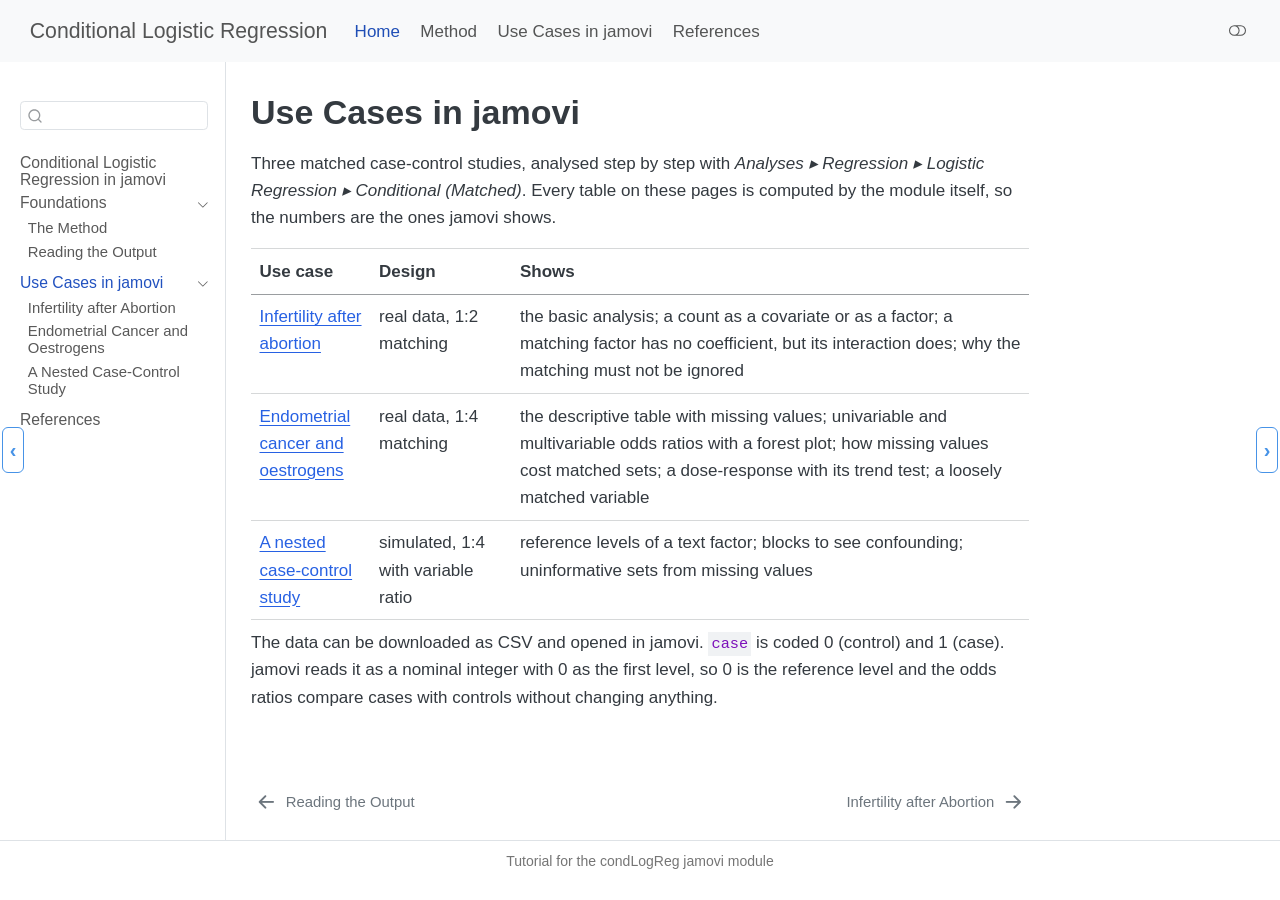
<file: docs/usecases/index.html>
<!DOCTYPE html>
<html xmlns="http://www.w3.org/1999/xhtml" lang="en" xml:lang="en"><head>

<meta charset="utf-8">
<meta name="generator" content="quarto-1.10.18">

<meta name="viewport" content="width=device-width, initial-scale=1.0, user-scalable=yes">


<title>Use Cases in jamovi – Conditional Logistic Regression</title>
<style>
/* Default styles provided by pandoc.
** See https://pandoc.org/MANUAL.html#variables-for-html for config info.
*/
span.smallcaps{font-variant: small-caps;}
div.columns{display: flex; gap: 1.5em;}
div.column{flex: auto;}
@media screen {
div.columns{gap: min(4vw, 1.5em);}
div.column{overflow-x: auto;}
}
div.hanging-indent{margin-left: 1.5em; text-indent: -1.5em;}
ul.task-list{list-style: none;}
ul.task-list li input[type="checkbox"] {
  width: 0.8em;
  margin: 0 0.8em 0.2em -1em; /* quarto-specific, see https://github.com/quarto-dev/quarto-cli/issues/4556 */ 
  vertical-align: middle;
}
</style>


<script src="../site_libs/quarto-nav/quarto-nav.js"></script>
<script src="../site_libs/quarto-nav/headroom.min.js"></script>
<script src="../site_libs/clipboard/clipboard.min.js"></script>
<script src="../site_libs/quarto-search/autocomplete.umd.js"></script>
<script src="../site_libs/quarto-search/fuse.min.js"></script>
<script src="../site_libs/quarto-search/quarto-search.js"></script>
<meta name="quarto:offset" content="../">
<link href="../usecases/infert.html" rel="next">
<link href="../foundations/output.html" rel="prev">
<script src="../site_libs/quarto-html/quarto.js" type="module"></script>
<script src="../site_libs/quarto-html/tabsets/tabsets.js" type="module"></script>
<script src="../site_libs/quarto-html/popper.min.js"></script>
<script src="../site_libs/quarto-html/tippy.umd.min.js"></script>
<script src="../site_libs/quarto-html/anchor.min.js"></script>
<link href="../site_libs/quarto-html/tippy.css" rel="stylesheet">
<link href="../site_libs/quarto-html/quarto-syntax-highlighting-64a204ab8560d761af7679ceaba22944.css" rel="stylesheet" class="quarto-color-scheme" id="quarto-text-highlighting-styles">
<link href="../site_libs/quarto-html/quarto-syntax-highlighting-dark-b85bc7c33db8c58e0ec93c3465666fed.css" rel="stylesheet" class="quarto-color-scheme quarto-color-alternate" id="quarto-text-highlighting-styles">
<link href="../site_libs/quarto-html/quarto-syntax-highlighting-64a204ab8560d761af7679ceaba22944.css" rel="stylesheet" class="quarto-color-scheme-extra" id="quarto-text-highlighting-styles">
<script src="../site_libs/bootstrap/bootstrap.min.js"></script>
<link href="../site_libs/bootstrap/bootstrap-icons.css" rel="stylesheet">
<link href="../site_libs/bootstrap/bootstrap-e5e84f5a70260acdabf710505354887c.min.css" rel="stylesheet" append-hash="true" class="quarto-color-scheme" id="quarto-bootstrap" data-mode="light">
<link href="../site_libs/bootstrap/bootstrap-dark-4143a9d5f9d8f9deb4202a6d60211dcc.min.css" rel="stylesheet" append-hash="true" class="quarto-color-scheme quarto-color-alternate" id="quarto-bootstrap" data-mode="dark">
<link href="../site_libs/bootstrap/bootstrap-e5e84f5a70260acdabf710505354887c.min.css" rel="stylesheet" append-hash="true" class="quarto-color-scheme-extra" id="quarto-bootstrap" data-mode="light">
<script id="quarto-search-options" type="application/json">{
  "location": "sidebar",
  "copy-button": false,
  "collapse-after": 3,
  "panel-placement": "start",
  "type": "textbox",
  "limit": 50,
  "keyboard-shortcut": [
    "f",
    "/",
    "s"
  ],
  "language": {
    "search-no-results-text": "No results",
    "search-matching-documents-text": "matching documents",
    "search-copy-link-title": "Copy link to search",
    "search-hide-matches-text": "Hide additional matches",
    "search-more-match-text": "more match in this document",
    "search-more-matches-text": "more matches in this document",
    "search-clear-button-title": "Clear",
    "search-text-placeholder": "",
    "search-detached-cancel-button-title": "Cancel",
    "search-submit-button-title": "Submit",
    "search-label": "Search"
  }
}</script>


<link rel="stylesheet" href="../styles.css">
</head>

<body class="nav-sidebar docked nav-fixed quarto-light"><script id="quarto-html-before-body" type="application/javascript">
    const toggleBodyColorMode = (bsSheetEl) => {
      const mode = bsSheetEl.getAttribute("data-mode");
      const bodyEl = window.document.querySelector("body");
      if (mode === "dark") {
        bodyEl.classList.add("quarto-dark");
        bodyEl.classList.remove("quarto-light");
      } else {
        bodyEl.classList.add("quarto-light");
        bodyEl.classList.remove("quarto-dark");
      }
    }
    const toggleBodyColorPrimary = () => {
      const bsSheetEl = window.document.querySelector("link#quarto-bootstrap:not([rel=disabled-stylesheet])");
      if (bsSheetEl) {
        toggleBodyColorMode(bsSheetEl);
      }
    }
    const setColorSchemeToggle = (alternate) => {
      const toggles = window.document.querySelectorAll('.quarto-color-scheme-toggle');
      for (let i=0; i < toggles.length; i++) {
        const toggle = toggles[i];
        if (toggle) {
          if (alternate) {
            toggle.classList.add("alternate");
          } else {
            toggle.classList.remove("alternate");
          }
        }
      }
    };
    const toggleColorMode = (alternate) => {
      // Switch the stylesheets
      const primaryStylesheets = window.document.querySelectorAll('link.quarto-color-scheme:not(.quarto-color-alternate)');
      const alternateStylesheets = window.document.querySelectorAll('link.quarto-color-scheme.quarto-color-alternate');
      manageTransitions('#quarto-margin-sidebar .nav-link', false);
      if (alternate) {
        // note: dark is layered on light, we don't disable primary!
        enableStylesheet(alternateStylesheets);
        for (const sheetNode of alternateStylesheets) {
          if (sheetNode.id === "quarto-bootstrap") {
            toggleBodyColorMode(sheetNode);
          }
        }
      } else {
        disableStylesheet(alternateStylesheets);
        enableStylesheet(primaryStylesheets)
        toggleBodyColorPrimary();
      }
      manageTransitions('#quarto-margin-sidebar .nav-link', true);
      // Switch the toggles
      setColorSchemeToggle(alternate)
      // Hack to workaround the fact that safari doesn't
      // properly recolor the scrollbar when toggling (#1455)
      if (navigator.userAgent.indexOf('Safari') > 0 && navigator.userAgent.indexOf('Chrome') == -1) {
        manageTransitions("body", false);
        window.scrollTo(0, 1);
        setTimeout(() => {
          window.scrollTo(0, 0);
          manageTransitions("body", true);
        }, 40);
      }
    }
    const disableStylesheet = (stylesheets) => {
      for (let i=0; i < stylesheets.length; i++) {
        const stylesheet = stylesheets[i];
        stylesheet.rel = 'disabled-stylesheet';
      }
    }
    const enableStylesheet = (stylesheets) => {
      for (let i=0; i < stylesheets.length; i++) {
        const stylesheet = stylesheets[i];
        if(stylesheet.rel !== 'stylesheet') { // for Chrome, which will still FOUC without this check
          stylesheet.rel = 'stylesheet';
        }
      }
    }
    const manageTransitions = (selector, allowTransitions) => {
      const els = window.document.querySelectorAll(selector);
      for (let i=0; i < els.length; i++) {
        const el = els[i];
        if (allowTransitions) {
          el.classList.remove('notransition');
        } else {
          el.classList.add('notransition');
        }
      }
    }
    const isFileUrl = () => {
      return window.location.protocol === 'file:';
    }
    const hasAlternateSentinel = () => {
      let styleSentinel = getColorSchemeSentinel();
      if (styleSentinel !== null) {
        return styleSentinel === "alternate";
      } else {
        return false;
      }
    }
    const setStyleSentinel = (alternate) => {
      const value = alternate ? "alternate" : "default";
      if (!isFileUrl()) {
        window.localStorage.setItem("quarto-color-scheme", value);
      } else {
        localAlternateSentinel = value;
      }
    }
    const getColorSchemeSentinel = () => {
      if (!isFileUrl()) {
        const storageValue = window.localStorage.getItem("quarto-color-scheme");
        return storageValue != null ? storageValue : localAlternateSentinel;
      } else {
        return localAlternateSentinel;
      }
    }
    const toggleGiscusIfUsed = (isAlternate, darkModeDefault) => {
      const baseTheme = document.querySelector('#giscus-base-theme')?.value ?? 'light';
      const alternateTheme = document.querySelector('#giscus-alt-theme')?.value ?? 'dark';
      let newTheme = '';
      if(authorPrefersDark) {
        newTheme = isAlternate ? baseTheme : alternateTheme;
      } else {
        newTheme = isAlternate ? alternateTheme : baseTheme;
      }
      const changeGiscusTheme = () => {
        // From: https://github.com/giscus/giscus/issues/336
        const sendMessage = (message) => {
          const iframe = document.querySelector('iframe.giscus-frame');
          if (!iframe) return;
          iframe.contentWindow.postMessage({ giscus: message }, 'https://giscus.app');
        }
        sendMessage({
          setConfig: {
            theme: newTheme
          }
        });
      }
      const isGiscussLoaded = window.document.querySelector('iframe.giscus-frame') !== null;
      if (isGiscussLoaded) {
        changeGiscusTheme();
      }
    };
    const authorPrefersDark = false;
    const darkModeDefault = authorPrefersDark;
      document.querySelector('link#quarto-text-highlighting-styles.quarto-color-scheme-extra').rel = 'disabled-stylesheet';
      document.querySelector('link#quarto-bootstrap.quarto-color-scheme-extra').rel = 'disabled-stylesheet';
    let localAlternateSentinel = darkModeDefault ? 'alternate' : 'default';
    // Dark / light mode switch
    window.quartoToggleColorScheme = () => {
      // Read the current dark / light value
      let toAlternate = !hasAlternateSentinel();
      toggleColorMode(toAlternate);
      setStyleSentinel(toAlternate);
      toggleGiscusIfUsed(toAlternate, darkModeDefault);
      window.dispatchEvent(new Event('resize'));
    };
    // Switch to dark mode if need be
    if (hasAlternateSentinel()) {
      toggleColorMode(true);
    } else {
      toggleColorMode(false);
    }
  </script>

<div id="quarto-search-results"></div>
  <header id="quarto-header" class="headroom fixed-top">
    <nav class="navbar navbar-expand-lg " data-bs-theme="dark">
      <div class="navbar-container container-fluid">
      <div class="navbar-brand-container mx-auto">
    <a class="navbar-brand" href="../index.html">
    <span class="navbar-title">Conditional Logistic Regression</span>
    </a>
  </div>
          <button class="navbar-toggler" type="button" data-bs-toggle="collapse" data-bs-target="#navbarCollapse" aria-controls="navbarCollapse" role="menu" aria-expanded="false" aria-label="Toggle navigation" onclick="if (window.quartoToggleHeadroom) { window.quartoToggleHeadroom(); }">
  <span class="navbar-toggler-icon"></span>
</button>
          <div class="collapse navbar-collapse" id="navbarCollapse">
            <ul class="navbar-nav navbar-nav-scroll me-auto">
  <li class="nav-item">
    <a class="nav-link active" href="../index.html" aria-current="page"> 
<span class="menu-text">Home</span></a>
  </li>  
  <li class="nav-item">
    <a class="nav-link" href="../foundations/method.html"> 
<span class="menu-text">Method</span></a>
  </li>  
  <li class="nav-item">
    <a class="nav-link" href="../usecases/index.html"> 
<span class="menu-text">Use Cases in jamovi</span></a>
  </li>  
  <li class="nav-item">
    <a class="nav-link" href="../references.html"> 
<span class="menu-text">References</span></a>
  </li>  
</ul>
          </div> <!-- /navcollapse -->
            <div class="quarto-navbar-tools">
  <a href="" class="quarto-color-scheme-toggle quarto-navigation-tool  px-1" onclick="window.quartoToggleColorScheme(); return false;" title="Toggle dark mode"><i class="bi"></i></a>
</div>
      </div> <!-- /container-fluid -->
    </nav>
  <nav class="quarto-secondary-nav">
    <div class="container-fluid d-flex">
      <button type="button" class="quarto-btn-toggle btn" data-bs-toggle="collapse" role="button" data-bs-target=".quarto-sidebar-collapse-item" aria-controls="quarto-sidebar" aria-expanded="false" aria-label="Toggle sidebar navigation" onclick="if (window.quartoToggleHeadroom) { window.quartoToggleHeadroom(); }">
        <i class="bi bi-layout-text-sidebar-reverse"></i>
      </button>
        <nav class="quarto-page-breadcrumbs" aria-label="breadcrumb"><ol class="breadcrumb"><li class="breadcrumb-item"><a href="../usecases/index.html">Use Cases in jamovi</a></li></ol></nav>
        <a class="flex-grow-1" role="navigation" data-bs-toggle="collapse" data-bs-target=".quarto-sidebar-collapse-item" aria-controls="quarto-sidebar" aria-expanded="false" aria-label="Toggle sidebar navigation" onclick="if (window.quartoToggleHeadroom) { window.quartoToggleHeadroom(); }">      
        </a>
      <button type="button" class="btn quarto-search-button" aria-label="Search" onclick="window.quartoOpenSearch();">
        <i class="bi bi-search"></i>
      </button>
    </div>
  </nav>
</header>
<!-- content -->
<div id="quarto-content" class="quarto-container page-columns page-rows-contents page-layout-article page-navbar">
<!-- sidebar -->
  <nav id="quarto-sidebar" class="sidebar collapse collapse-horizontal quarto-sidebar-collapse-item sidebar-navigation docked overflow-auto">
        <div class="mt-2 flex-shrink-0 align-items-center">
        <div class="sidebar-search">
        <div id="quarto-search" class="" title="Search"></div>
        </div>
        </div>
    <div class="sidebar-menu-container"> 
    <ul class="list-unstyled mt-1">
        <li class="sidebar-item">
  <div class="sidebar-item-container"> 
  <a href="../index.html" class="sidebar-item-text sidebar-link">
 <span class="menu-text">Conditional Logistic Regression in jamovi</span></a>
  </div>
</li>
        <li class="sidebar-item sidebar-item-section">
      <div class="sidebar-item-container"> 
            <a class="sidebar-item-text sidebar-link text-start" data-bs-toggle="collapse" data-bs-target="#quarto-sidebar-section-1" role="navigation" aria-expanded="true">
 <span class="menu-text">Foundations</span></a>
          <a class="sidebar-item-toggle text-start" data-bs-toggle="collapse" data-bs-target="#quarto-sidebar-section-1" role="navigation" aria-expanded="true" aria-label="Toggle section">
            <i class="bi bi-chevron-right ms-2"></i>
          </a> 
      </div>
      <ul id="quarto-sidebar-section-1" class="collapse list-unstyled sidebar-section depth1 show">  
          <li class="sidebar-item">
  <div class="sidebar-item-container"> 
  <a href="../foundations/method.html" class="sidebar-item-text sidebar-link">
 <span class="menu-text">The Method</span></a>
  </div>
</li>
          <li class="sidebar-item">
  <div class="sidebar-item-container"> 
  <a href="../foundations/output.html" class="sidebar-item-text sidebar-link">
 <span class="menu-text">Reading the Output</span></a>
  </div>
</li>
      </ul>
  </li>
        <li class="sidebar-item sidebar-item-section">
      <div class="sidebar-item-container"> 
            <a href="../usecases/index.html" class="sidebar-item-text sidebar-link active">
 <span class="menu-text">Use Cases in jamovi</span></a>
          <a class="sidebar-item-toggle text-start" data-bs-toggle="collapse" data-bs-target="#quarto-sidebar-section-2" role="navigation" aria-expanded="true" aria-label="Toggle section">
            <i class="bi bi-chevron-right ms-2"></i>
          </a> 
      </div>
      <ul id="quarto-sidebar-section-2" class="collapse list-unstyled sidebar-section depth1 show">  
          <li class="sidebar-item">
  <div class="sidebar-item-container"> 
  <a href="../usecases/infert.html" class="sidebar-item-text sidebar-link">
 <span class="menu-text">Infertility after Abortion</span></a>
  </div>
</li>
          <li class="sidebar-item">
  <div class="sidebar-item-container"> 
  <a href="../usecases/bdendo.html" class="sidebar-item-text sidebar-link">
 <span class="menu-text">Endometrial Cancer and Oestrogens</span></a>
  </div>
</li>
          <li class="sidebar-item">
  <div class="sidebar-item-container"> 
  <a href="../usecases/nested.html" class="sidebar-item-text sidebar-link">
 <span class="menu-text">A Nested Case-Control Study</span></a>
  </div>
</li>
      </ul>
  </li>
        <li class="sidebar-item">
  <div class="sidebar-item-container"> 
  <a href="../references.html" class="sidebar-item-text sidebar-link">
 <span class="menu-text">References</span></a>
  </div>
</li>
    </ul>
    </div>
</nav>
<div id="quarto-sidebar-glass" class="quarto-sidebar-collapse-item" data-bs-toggle="collapse" data-bs-target=".quarto-sidebar-collapse-item"></div>
<!-- margin-sidebar -->
    <div id="quarto-margin-sidebar" class="sidebar margin-sidebar zindex-bottom">
        
    </div>
<!-- main -->
<main class="content" id="quarto-document-content">


<header id="title-block-header" class="quarto-title-block default">
<div class="quarto-title">
<h1 class="title">Use Cases in jamovi</h1>
</div>



<div class="quarto-title-meta">

    
  
    
  </div>
  


</header>


<p>Three matched case-control studies, analysed step by step with <em>Analyses ▸ Regression ▸ Logistic Regression ▸ Conditional (Matched)</em>. Every table on these pages is computed by the module itself, so the numbers are the ones jamovi shows.</p>
<table class="caption-top table">
<thead>
<tr class="header">
<th>Use case</th>
<th>Design</th>
<th>Shows</th>
</tr>
</thead>
<tbody>
<tr class="odd">
<td><a href="../usecases/infert.html">Infertility after abortion</a></td>
<td>real data, 1:2 matching</td>
<td>the basic analysis; a count as a covariate or as a factor; a matching factor has no coefficient, but its interaction does; why the matching must not be ignored</td>
</tr>
<tr class="even">
<td><a href="../usecases/bdendo.html">Endometrial cancer and oestrogens</a></td>
<td>real data, 1:4 matching</td>
<td>the descriptive table with missing values; univariable and multivariable odds ratios with a forest plot; how missing values cost matched sets; a dose-response with its trend test; a loosely matched variable</td>
</tr>
<tr class="odd">
<td><a href="../usecases/nested.html">A nested case-control study</a></td>
<td>simulated, 1:4 with variable ratio</td>
<td>reference levels of a text factor; blocks to see confounding; uninformative sets from missing values</td>
</tr>
</tbody>
</table>
<p>The data can be downloaded as CSV and opened in jamovi. <code>case</code> is coded 0 (control) and 1 (case). jamovi reads it as a nominal integer with 0 as the first level, so 0 is the reference level and the odds ratios compare cases with controls without changing anything.</p>



<a onclick="window.scrollTo(0, 0); return false;" role="button" id="quarto-back-to-top"><i class="bi bi-arrow-up"></i> Back to top</a></main> <!-- /main -->
<!-- Collapsible left (contents) and right (on this page) panels on wide
     screens: a button at each edge, ‹ hides a panel and › brings it back; the
     text widens into the space; the choice is remembered between pages.
     Copied from jamovi-skill/templates/tutorial/collapse.html; included with
     format: html: include-after-body: collapse.html in _quarto.yml. -->
<style>
.panel-toggle {
  position: fixed; top: 50%; transform: translateY(-50%); z-index: 1100;
  width: 22px; height: 46px; padding: 0; font-size: 20px; line-height: 1;
  border: 1px solid var(--bs-border-color, #ccc); border-radius: 6px;
  background: var(--bs-body-bg, #fff); color: var(--bs-body-color, #333);
  opacity: 0.7; cursor: pointer;
}
.panel-toggle:hover { opacity: 1; }
/* blue, for visibility: the edge buttons and the site title in the contents */
.panel-toggle { color: #2780e3; border-color: #2780e3; font-weight: bold; opacity: 0.85; }
.sidebar-title, .sidebar-title a { color: #2780e3 !important; }
body.quarto-dark .panel-toggle { color: #6aa9f0; border-color: #6aa9f0; }
body.quarto-dark .sidebar-title, body.quarto-dark .sidebar-title a { color: #6aa9f0 !important; }
#panel-toggle-left { left: 2px; }
#panel-toggle-right { right: 2px; }
@media (max-width: 991.98px) { .panel-toggle { display: none; } }
@media (min-width: 992px) {
  body.panel-left-off #quarto-sidebar { display: none !important; }
  body.panel-right-off #quarto-margin-sidebar { display: none !important; }
  body.panel-left-off main.content { grid-column-start: page-start !important; }
  body.panel-right-off main.content { grid-column-end: page-end !important; }
}
</style>
<script>
(function () {
  var KEY = "tutorial-panels";
  var state = { left: true, right: true };
  try { var s = JSON.parse(localStorage.getItem(KEY)); if (s) state = s; } catch (e) {}
  function apply() {
    document.body.classList.toggle("panel-left-off", !state.left);
    document.body.classList.toggle("panel-right-off", !state.right);
    var l = document.getElementById("panel-toggle-left"), r = document.getElementById("panel-toggle-right");
    if (l) { l.textContent = state.left ? "‹" : "›"; l.title = state.left ? "Hide the contents" : "Show the contents"; }
    if (r) { r.textContent = state.right ? "›" : "‹"; r.title = state.right ? "Hide 'On this page'" : "Show 'On this page'"; }
    try { localStorage.setItem(KEY, JSON.stringify(state)); } catch (e) {}
  }
  function button(id, side) {
    var b = document.createElement("button");
    b.type = "button"; b.id = id; b.className = "panel-toggle";
    b.addEventListener("click", function () { state[side] = !state[side]; apply(); });
    document.body.appendChild(b);
  }
  document.addEventListener("DOMContentLoaded", function () {
    if (document.getElementById("quarto-sidebar")) button("panel-toggle-left", "left");
    if (document.getElementById("quarto-margin-sidebar")) button("panel-toggle-right", "right");
    apply();
  });
})();
</script>
<script id="quarto-html-after-body" type="application/javascript">
  window.document.addEventListener("DOMContentLoaded", function (event) {
    // Ensure there is a toggle, if there isn't float one in the top right
    if (window.document.querySelector('.quarto-color-scheme-toggle') === null) {
      const a = window.document.createElement('a');
      a.classList.add('top-right');
      a.classList.add('quarto-color-scheme-toggle');
      a.href = "";
      a.onclick = function() { try { window.quartoToggleColorScheme(); } catch {} return false; };
      const i = window.document.createElement("i");
      i.classList.add('bi');
      a.appendChild(i);
      window.document.body.appendChild(a);
    }
    setColorSchemeToggle(hasAlternateSentinel())
    const icon = "";
    const anchorJS = new window.AnchorJS();
    anchorJS.options = {
      placement: 'right',
      icon: icon
    };
    anchorJS.add('.anchored');
    const isCodeAnnotation = (el) => {
      for (const clz of el.classList) {
        if (clz.startsWith('code-annotation-')) {                     
          return true;
        }
      }
      return false;
    }
    const onCopySuccess = function(e) {
      // button target
      const button = e.trigger;
      // don't keep focus
      button.blur();
      // flash "checked"
      button.classList.add('code-copy-button-checked');
      var currentTitle = button.getAttribute("title");
      button.setAttribute("title", "Copied!");
      let tooltip;
      if (window.bootstrap) {
        button.setAttribute("data-bs-toggle", "tooltip");
        button.setAttribute("data-bs-placement", "left");
        button.setAttribute("data-bs-title", "Copied!");
        tooltip = new bootstrap.Tooltip(button, 
          { trigger: "manual", 
            customClass: "code-copy-button-tooltip",
            offset: [0, -8]});
        tooltip.show();    
      }
      setTimeout(function() {
        if (tooltip) {
          tooltip.hide();
          button.removeAttribute("data-bs-title");
          button.removeAttribute("data-bs-toggle");
          button.removeAttribute("data-bs-placement");
        }
        button.setAttribute("title", currentTitle);
        button.classList.remove('code-copy-button-checked');
      }, 1000);
      // clear code selection
      e.clearSelection();
    }
    const getTextToCopy = function(trigger) {
      const outerScaffold = trigger.parentElement.cloneNode(true);
      const codeEl = outerScaffold.querySelector('code');
      for (const childEl of codeEl.children) {
        if (isCodeAnnotation(childEl)) {
          childEl.remove();
        }
      }
      return codeEl.innerText;
    }
    const clipboard = new window.ClipboardJS('.code-copy-button:not([data-in-quarto-modal])', {
      text: getTextToCopy
    });
    clipboard.on('success', onCopySuccess);
    if (window.document.getElementById('quarto-embedded-source-code-modal')) {
      const clipboardModal = new window.ClipboardJS('.code-copy-button[data-in-quarto-modal]', {
        text: getTextToCopy,
        container: window.document.getElementById('quarto-embedded-source-code-modal')
      });
      clipboardModal.on('success', onCopySuccess);
    }
      var localhostRegex = new RegExp(/^(?:http|https):\/\/localhost\:?[0-9]*\//);
      var mailtoRegex = new RegExp(/^mailto:/);
        var filterRegex = new RegExp('/' + window.location.host + '/');
      var isInternal = (href) => {
          return filterRegex.test(href) || localhostRegex.test(href) || mailtoRegex.test(href);
      }
      // Inspect non-navigation links and adorn them if external
     var links = window.document.querySelectorAll('a[href]:not(.nav-link):not(.navbar-brand):not(.toc-action):not(.sidebar-link):not(.sidebar-item-toggle):not(.pagination-link):not(.no-external):not([aria-hidden]):not(.dropdown-item):not(.quarto-navigation-tool):not(.about-link)');
      for (var i=0; i<links.length; i++) {
        const link = links[i];
        if (!isInternal(link.href)) {
          // undo the damage that might have been done by quarto-nav.js in the case of
          // links that we want to consider external
          if (link.dataset.originalHref !== undefined) {
            link.href = link.dataset.originalHref;
          }
        }
      }
    function tippyHover(el, contentFn, onTriggerFn, onUntriggerFn) {
      const config = {
        allowHTML: true,
        maxWidth: 500,
        delay: 100,
        arrow: false,
        appendTo: function(el) {
            return el.parentElement;
        },
        interactive: true,
        interactiveBorder: 10,
        theme: 'quarto',
        placement: 'bottom-start',
      };
      if (contentFn) {
        config.content = contentFn;
      }
      if (onTriggerFn) {
        config.onTrigger = onTriggerFn;
      }
      if (onUntriggerFn) {
        config.onUntrigger = onUntriggerFn;
      }
      window.tippy(el, config); 
    }
    const noterefs = window.document.querySelectorAll('a[role="doc-noteref"]');
    for (var i=0; i<noterefs.length; i++) {
      const ref = noterefs[i];
      tippyHover(ref, function() {
        // use id or data attribute instead here
        let href = ref.getAttribute('data-footnote-href') || ref.getAttribute('href');
        try { href = new URL(href).hash; } catch {}
        const id = href.replace(/^#\/?/, "");
        const note = window.document.getElementById(id);
        if (note) {
          return note.innerHTML;
        } else {
          return "";
        }
      });
    }
    const xrefs = window.document.querySelectorAll('a.quarto-xref');
    const processXRef = (id, note) => {
      // Strip column container classes
      const stripColumnClz = (el) => {
        el.classList.remove("page-full", "page-columns");
        if (el.children) {
          for (const child of el.children) {
            stripColumnClz(child);
          }
        }
      }
      stripColumnClz(note)
      if (id === null || id.startsWith('sec-')) {
        // Special case sections, only their first couple elements
        const container = document.createElement("div");
        if (note.children && note.children.length > 2) {
          container.appendChild(note.children[0].cloneNode(true));
          for (let i = 1; i < note.children.length; i++) {
            const child = note.children[i];
            if (child.tagName === "P" && child.innerText === "") {
              continue;
            } else {
              container.appendChild(child.cloneNode(true));
              break;
            }
          }
          if (window.Quarto?.typesetMath) {
            window.Quarto.typesetMath(container);
          }
          return container.innerHTML
        } else {
          if (window.Quarto?.typesetMath) {
            window.Quarto.typesetMath(note);
          }
          return note.innerHTML;
        }
      } else {
        // Remove any anchor links if they are present
        const anchorLink = note.querySelector('a.anchorjs-link');
        if (anchorLink) {
          anchorLink.remove();
        }
        if (window.Quarto?.typesetMath) {
          window.Quarto.typesetMath(note);
        }
        if (note.classList.contains("callout")) {
          return note.outerHTML;
        } else {
          return note.innerHTML;
        }
      }
    }
    for (var i=0; i<xrefs.length; i++) {
      const xref = xrefs[i];
      tippyHover(xref, undefined, function(instance) {
        instance.disable();
        let url = xref.getAttribute('href');
        let hash = undefined; 
        if (url.startsWith('#')) {
          hash = url;
        } else {
          try { hash = new URL(url).hash; } catch {}
        }
        if (hash) {
          const id = hash.replace(/^#\/?/, "");
          const note = window.document.getElementById(id);
          if (note !== null) {
            try {
              const html = processXRef(id, note.cloneNode(true));
              instance.setContent(html);
            } finally {
              instance.enable();
              instance.show();
            }
          } else {
            // See if we can fetch this
            fetch(url.split('#')[0])
            .then(res => res.text())
            .then(html => {
              const parser = new DOMParser();
              const htmlDoc = parser.parseFromString(html, "text/html");
              const note = htmlDoc.getElementById(id);
              if (note !== null) {
                const html = processXRef(id, note);
                instance.setContent(html);
              } 
            }).finally(() => {
              instance.enable();
              instance.show();
            });
          }
        } else {
          // See if we can fetch a full url (with no hash to target)
          // This is a special case and we should probably do some content thinning / targeting
          fetch(url)
          .then(res => res.text())
          .then(html => {
            const parser = new DOMParser();
            const htmlDoc = parser.parseFromString(html, "text/html");
            const note = htmlDoc.querySelector('main.content');
            if (note !== null) {
              // This should only happen for chapter cross references
              // (since there is no id in the URL)
              // remove the first header
              if (note.children.length > 0 && note.children[0].tagName === "HEADER") {
                note.children[0].remove();
              }
              const html = processXRef(null, note);
              instance.setContent(html);
            } 
          }).finally(() => {
            instance.enable();
            instance.show();
          });
        }
      }, function(instance) {
      });
    }
        let selectedAnnoteEl;
        const selectorForAnnotation = ( cell, annotation) => {
          let cellAttr = 'data-code-cell="' + cell + '"';
          let lineAttr = 'data-code-annotation="' +  annotation + '"';
          const selector = 'span[' + cellAttr + '][' + lineAttr + ']';
          return selector;
        }
        const selectCodeLines = (annoteEl) => {
          const doc = window.document;
          const targetCell = annoteEl.getAttribute("data-target-cell");
          const targetAnnotation = annoteEl.getAttribute("data-target-annotation");
          const annoteSpan = window.document.querySelector(selectorForAnnotation(targetCell, targetAnnotation));
          const lines = annoteSpan.getAttribute("data-code-lines").split(",");
          const lineIds = lines.map((line) => {
            return targetCell + "-" + line;
          })
          let top = null;
          let height = null;
          let parent = null;
          if (lineIds.length > 0) {
              //compute the position of the single el (top and bottom and make a div)
              const el = window.document.getElementById(lineIds[0]);
              top = el.offsetTop;
              height = el.offsetHeight;
              parent = el.parentElement.parentElement;
            if (lineIds.length > 1) {
              const lastEl = window.document.getElementById(lineIds[lineIds.length - 1]);
              const bottom = lastEl.offsetTop + lastEl.offsetHeight;
              height = bottom - top;
            }
            if (top !== null && height !== null && parent !== null) {
              // cook up a div (if necessary) and position it 
              let div = window.document.getElementById("code-annotation-line-highlight");
              if (div === null) {
                div = window.document.createElement("div");
                div.setAttribute("id", "code-annotation-line-highlight");
                div.style.position = 'absolute';
                parent.appendChild(div);
              }
              div.style.top = top - 2 + "px";
              div.style.height = height + 4 + "px";
              div.style.left = 0;
              let gutterDiv = window.document.getElementById("code-annotation-line-highlight-gutter");
              if (gutterDiv === null) {
                gutterDiv = window.document.createElement("div");
                gutterDiv.setAttribute("id", "code-annotation-line-highlight-gutter");
                gutterDiv.style.position = 'absolute';
                const codeCell = window.document.getElementById(targetCell);
                const gutter = codeCell.querySelector('.code-annotation-gutter');
                gutter.appendChild(gutterDiv);
              }
              gutterDiv.style.top = top - 2 + "px";
              gutterDiv.style.height = height + 4 + "px";
            }
            selectedAnnoteEl = annoteEl;
          }
        };
        const unselectCodeLines = () => {
          const elementsIds = ["code-annotation-line-highlight", "code-annotation-line-highlight-gutter"];
          elementsIds.forEach((elId) => {
            const div = window.document.getElementById(elId);
            if (div) {
              div.remove();
            }
          });
          selectedAnnoteEl = undefined;
        };
          // Handle positioning of the toggle
      window.addEventListener(
        "resize",
        throttle(() => {
          elRect = undefined;
          if (selectedAnnoteEl) {
            selectCodeLines(selectedAnnoteEl);
          }
        }, 10)
      );
      function throttle(fn, ms) {
      let throttle = false;
      let timer;
        return (...args) => {
          if(!throttle) { // first call gets through
              fn.apply(this, args);
              throttle = true;
          } else { // all the others get throttled
              if(timer) clearTimeout(timer); // cancel #2
              timer = setTimeout(() => {
                fn.apply(this, args);
                timer = throttle = false;
              }, ms);
          }
        };
      }
        // Attach click handler to the DT
        const annoteDls = window.document.querySelectorAll('dt[data-target-cell]');
        for (const annoteDlNode of annoteDls) {
          annoteDlNode.addEventListener('click', (event) => {
            const clickedEl = event.target;
            if (clickedEl !== selectedAnnoteEl) {
              unselectCodeLines();
              const activeEl = window.document.querySelector('dt[data-target-cell].code-annotation-active');
              if (activeEl) {
                activeEl.classList.remove('code-annotation-active');
              }
              selectCodeLines(clickedEl);
              clickedEl.classList.add('code-annotation-active');
            } else {
              // Unselect the line
              unselectCodeLines();
              clickedEl.classList.remove('code-annotation-active');
            }
          });
        }
    const findCites = (el) => {
      const parentEl = el.parentElement;
      if (parentEl) {
        const cites = parentEl.dataset.cites;
        if (cites) {
          return {
            el,
            cites: cites.split(' ')
          };
        } else {
          return findCites(el.parentElement)
        }
      } else {
        return undefined;
      }
    };
    var bibliorefs = window.document.querySelectorAll('a[role="doc-biblioref"]');
    for (var i=0; i<bibliorefs.length; i++) {
      const ref = bibliorefs[i];
      const citeInfo = findCites(ref);
      if (citeInfo) {
        tippyHover(citeInfo.el, function() {
          var popup = window.document.createElement('div');
          citeInfo.cites.forEach(function(cite) {
            var citeDiv = window.document.createElement('div');
            citeDiv.classList.add('hanging-indent');
            citeDiv.classList.add('csl-entry');
            var biblioDiv = window.document.getElementById('ref-' + cite);
            if (biblioDiv) {
              citeDiv.innerHTML = biblioDiv.innerHTML;
            }
            popup.appendChild(citeDiv);
          });
          return popup.innerHTML;
        });
      }
    }
  });
  </script>
<nav class="page-navigation">
  <div class="nav-page nav-page-previous">
      <a href="../foundations/output.html" class="pagination-link" aria-label="Reading the Output">
        <i class="bi bi-arrow-left-short"></i> <span class="nav-page-text">Reading the Output</span>
      </a>          
  </div>
  <div class="nav-page nav-page-next">
      <a href="../usecases/infert.html" class="pagination-link" aria-label="Infertility after Abortion">
        <span class="nav-page-text">Infertility after Abortion</span> <i class="bi bi-arrow-right-short"></i>
      </a>
  </div>
</nav>
</div> <!-- /content -->
<footer class="footer">
  <div class="nav-footer">
    <div class="nav-footer-left">
      &nbsp;
    </div>   
    <div class="nav-footer-center">
<p>Tutorial for the condLogReg jamovi module</p>
</div>
    <div class="nav-footer-right">
      &nbsp;
    </div>
  </div>
</footer>




</body></html>
</file>
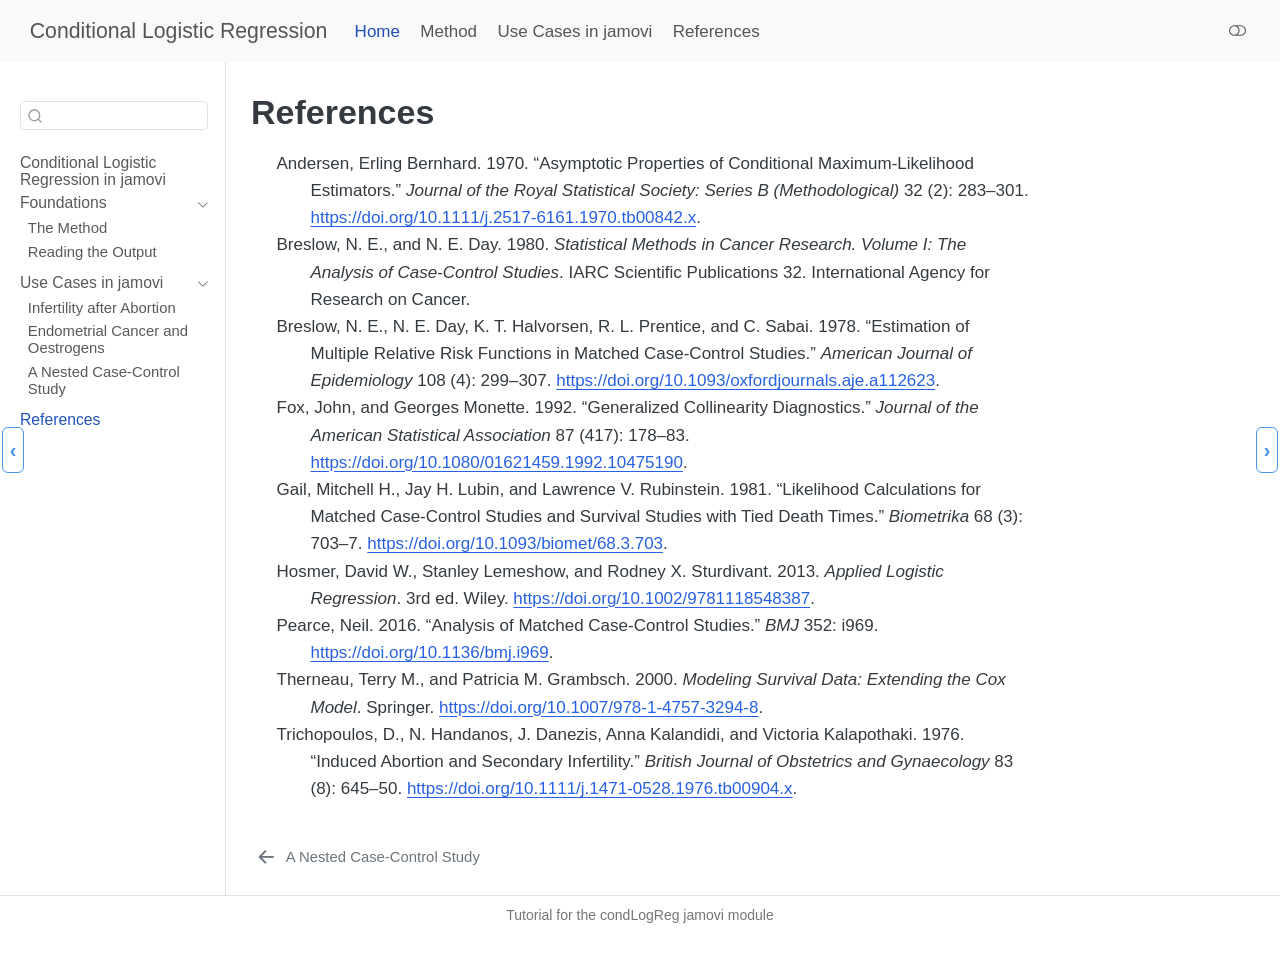
<file: docs/references.html>
<!DOCTYPE html>
<html xmlns="http://www.w3.org/1999/xhtml" lang="en" xml:lang="en"><head>

<meta charset="utf-8">
<meta name="generator" content="quarto-1.10.18">

<meta name="viewport" content="width=device-width, initial-scale=1.0, user-scalable=yes">


<title>References – Conditional Logistic Regression</title>
<style>
/* Default styles provided by pandoc.
** See https://pandoc.org/MANUAL.html#variables-for-html for config info.
*/
span.smallcaps{font-variant: small-caps;}
div.columns{display: flex; gap: 1.5em;}
div.column{flex: auto;}
@media screen {
div.columns{gap: min(4vw, 1.5em);}
div.column{overflow-x: auto;}
}
div.hanging-indent{margin-left: 1.5em; text-indent: -1.5em;}
ul.task-list{list-style: none;}
ul.task-list li input[type="checkbox"] {
  width: 0.8em;
  margin: 0 0.8em 0.2em -1em; /* quarto-specific, see https://github.com/quarto-dev/quarto-cli/issues/4556 */ 
  vertical-align: middle;
}
/* CSS for citations */
div.csl-bib-body { }
div.csl-entry {
  clear: both;
}
.hanging-indent div.csl-entry {
  margin-left:2em;
  text-indent:-2em;
}
div.csl-left-margin {
  min-width:2em;
  float:left;
}
div.csl-right-inline {
  margin-left:2em;
  padding-left:1em;
}
div.csl-indent {
  margin-left: 2em;
}</style>


<script src="site_libs/quarto-nav/quarto-nav.js"></script>
<script src="site_libs/quarto-nav/headroom.min.js"></script>
<script src="site_libs/clipboard/clipboard.min.js"></script>
<script src="site_libs/quarto-search/autocomplete.umd.js"></script>
<script src="site_libs/quarto-search/fuse.min.js"></script>
<script src="site_libs/quarto-search/quarto-search.js"></script>
<meta name="quarto:offset" content="./">
<link href="./usecases/nested.html" rel="prev">
<script src="site_libs/quarto-html/quarto.js" type="module"></script>
<script src="site_libs/quarto-html/tabsets/tabsets.js" type="module"></script>
<script src="site_libs/quarto-html/popper.min.js"></script>
<script src="site_libs/quarto-html/tippy.umd.min.js"></script>
<script src="site_libs/quarto-html/anchor.min.js"></script>
<link href="site_libs/quarto-html/tippy.css" rel="stylesheet">
<link href="site_libs/quarto-html/quarto-syntax-highlighting-64a204ab8560d761af7679ceaba22944.css" rel="stylesheet" class="quarto-color-scheme" id="quarto-text-highlighting-styles">
<link href="site_libs/quarto-html/quarto-syntax-highlighting-dark-b85bc7c33db8c58e0ec93c3465666fed.css" rel="stylesheet" class="quarto-color-scheme quarto-color-alternate" id="quarto-text-highlighting-styles">
<link href="site_libs/quarto-html/quarto-syntax-highlighting-64a204ab8560d761af7679ceaba22944.css" rel="stylesheet" class="quarto-color-scheme-extra" id="quarto-text-highlighting-styles">
<script src="site_libs/bootstrap/bootstrap.min.js"></script>
<link href="site_libs/bootstrap/bootstrap-icons.css" rel="stylesheet">
<link href="site_libs/bootstrap/bootstrap-e5e84f5a70260acdabf710505354887c.min.css" rel="stylesheet" append-hash="true" class="quarto-color-scheme" id="quarto-bootstrap" data-mode="light">
<link href="site_libs/bootstrap/bootstrap-dark-4143a9d5f9d8f9deb4202a6d60211dcc.min.css" rel="stylesheet" append-hash="true" class="quarto-color-scheme quarto-color-alternate" id="quarto-bootstrap" data-mode="dark">
<link href="site_libs/bootstrap/bootstrap-e5e84f5a70260acdabf710505354887c.min.css" rel="stylesheet" append-hash="true" class="quarto-color-scheme-extra" id="quarto-bootstrap" data-mode="light">
<script id="quarto-search-options" type="application/json">{
  "location": "sidebar",
  "copy-button": false,
  "collapse-after": 3,
  "panel-placement": "start",
  "type": "textbox",
  "limit": 50,
  "keyboard-shortcut": [
    "f",
    "/",
    "s"
  ],
  "language": {
    "search-no-results-text": "No results",
    "search-matching-documents-text": "matching documents",
    "search-copy-link-title": "Copy link to search",
    "search-hide-matches-text": "Hide additional matches",
    "search-more-match-text": "more match in this document",
    "search-more-matches-text": "more matches in this document",
    "search-clear-button-title": "Clear",
    "search-text-placeholder": "",
    "search-detached-cancel-button-title": "Cancel",
    "search-submit-button-title": "Submit",
    "search-label": "Search"
  }
}</script>


<link rel="stylesheet" href="styles.css">
</head>

<body class="nav-sidebar docked nav-fixed quarto-light"><script id="quarto-html-before-body" type="application/javascript">
    const toggleBodyColorMode = (bsSheetEl) => {
      const mode = bsSheetEl.getAttribute("data-mode");
      const bodyEl = window.document.querySelector("body");
      if (mode === "dark") {
        bodyEl.classList.add("quarto-dark");
        bodyEl.classList.remove("quarto-light");
      } else {
        bodyEl.classList.add("quarto-light");
        bodyEl.classList.remove("quarto-dark");
      }
    }
    const toggleBodyColorPrimary = () => {
      const bsSheetEl = window.document.querySelector("link#quarto-bootstrap:not([rel=disabled-stylesheet])");
      if (bsSheetEl) {
        toggleBodyColorMode(bsSheetEl);
      }
    }
    const setColorSchemeToggle = (alternate) => {
      const toggles = window.document.querySelectorAll('.quarto-color-scheme-toggle');
      for (let i=0; i < toggles.length; i++) {
        const toggle = toggles[i];
        if (toggle) {
          if (alternate) {
            toggle.classList.add("alternate");
          } else {
            toggle.classList.remove("alternate");
          }
        }
      }
    };
    const toggleColorMode = (alternate) => {
      // Switch the stylesheets
      const primaryStylesheets = window.document.querySelectorAll('link.quarto-color-scheme:not(.quarto-color-alternate)');
      const alternateStylesheets = window.document.querySelectorAll('link.quarto-color-scheme.quarto-color-alternate');
      manageTransitions('#quarto-margin-sidebar .nav-link', false);
      if (alternate) {
        // note: dark is layered on light, we don't disable primary!
        enableStylesheet(alternateStylesheets);
        for (const sheetNode of alternateStylesheets) {
          if (sheetNode.id === "quarto-bootstrap") {
            toggleBodyColorMode(sheetNode);
          }
        }
      } else {
        disableStylesheet(alternateStylesheets);
        enableStylesheet(primaryStylesheets)
        toggleBodyColorPrimary();
      }
      manageTransitions('#quarto-margin-sidebar .nav-link', true);
      // Switch the toggles
      setColorSchemeToggle(alternate)
      // Hack to workaround the fact that safari doesn't
      // properly recolor the scrollbar when toggling (#1455)
      if (navigator.userAgent.indexOf('Safari') > 0 && navigator.userAgent.indexOf('Chrome') == -1) {
        manageTransitions("body", false);
        window.scrollTo(0, 1);
        setTimeout(() => {
          window.scrollTo(0, 0);
          manageTransitions("body", true);
        }, 40);
      }
    }
    const disableStylesheet = (stylesheets) => {
      for (let i=0; i < stylesheets.length; i++) {
        const stylesheet = stylesheets[i];
        stylesheet.rel = 'disabled-stylesheet';
      }
    }
    const enableStylesheet = (stylesheets) => {
      for (let i=0; i < stylesheets.length; i++) {
        const stylesheet = stylesheets[i];
        if(stylesheet.rel !== 'stylesheet') { // for Chrome, which will still FOUC without this check
          stylesheet.rel = 'stylesheet';
        }
      }
    }
    const manageTransitions = (selector, allowTransitions) => {
      const els = window.document.querySelectorAll(selector);
      for (let i=0; i < els.length; i++) {
        const el = els[i];
        if (allowTransitions) {
          el.classList.remove('notransition');
        } else {
          el.classList.add('notransition');
        }
      }
    }
    const isFileUrl = () => {
      return window.location.protocol === 'file:';
    }
    const hasAlternateSentinel = () => {
      let styleSentinel = getColorSchemeSentinel();
      if (styleSentinel !== null) {
        return styleSentinel === "alternate";
      } else {
        return false;
      }
    }
    const setStyleSentinel = (alternate) => {
      const value = alternate ? "alternate" : "default";
      if (!isFileUrl()) {
        window.localStorage.setItem("quarto-color-scheme", value);
      } else {
        localAlternateSentinel = value;
      }
    }
    const getColorSchemeSentinel = () => {
      if (!isFileUrl()) {
        const storageValue = window.localStorage.getItem("quarto-color-scheme");
        return storageValue != null ? storageValue : localAlternateSentinel;
      } else {
        return localAlternateSentinel;
      }
    }
    const toggleGiscusIfUsed = (isAlternate, darkModeDefault) => {
      const baseTheme = document.querySelector('#giscus-base-theme')?.value ?? 'light';
      const alternateTheme = document.querySelector('#giscus-alt-theme')?.value ?? 'dark';
      let newTheme = '';
      if(authorPrefersDark) {
        newTheme = isAlternate ? baseTheme : alternateTheme;
      } else {
        newTheme = isAlternate ? alternateTheme : baseTheme;
      }
      const changeGiscusTheme = () => {
        // From: https://github.com/giscus/giscus/issues/336
        const sendMessage = (message) => {
          const iframe = document.querySelector('iframe.giscus-frame');
          if (!iframe) return;
          iframe.contentWindow.postMessage({ giscus: message }, 'https://giscus.app');
        }
        sendMessage({
          setConfig: {
            theme: newTheme
          }
        });
      }
      const isGiscussLoaded = window.document.querySelector('iframe.giscus-frame') !== null;
      if (isGiscussLoaded) {
        changeGiscusTheme();
      }
    };
    const authorPrefersDark = false;
    const darkModeDefault = authorPrefersDark;
      document.querySelector('link#quarto-text-highlighting-styles.quarto-color-scheme-extra').rel = 'disabled-stylesheet';
      document.querySelector('link#quarto-bootstrap.quarto-color-scheme-extra').rel = 'disabled-stylesheet';
    let localAlternateSentinel = darkModeDefault ? 'alternate' : 'default';
    // Dark / light mode switch
    window.quartoToggleColorScheme = () => {
      // Read the current dark / light value
      let toAlternate = !hasAlternateSentinel();
      toggleColorMode(toAlternate);
      setStyleSentinel(toAlternate);
      toggleGiscusIfUsed(toAlternate, darkModeDefault);
      window.dispatchEvent(new Event('resize'));
    };
    // Switch to dark mode if need be
    if (hasAlternateSentinel()) {
      toggleColorMode(true);
    } else {
      toggleColorMode(false);
    }
  </script>

<div id="quarto-search-results"></div>
  <header id="quarto-header" class="headroom fixed-top">
    <nav class="navbar navbar-expand-lg " data-bs-theme="dark">
      <div class="navbar-container container-fluid">
      <div class="navbar-brand-container mx-auto">
    <a class="navbar-brand" href="./index.html">
    <span class="navbar-title">Conditional Logistic Regression</span>
    </a>
  </div>
          <button class="navbar-toggler" type="button" data-bs-toggle="collapse" data-bs-target="#navbarCollapse" aria-controls="navbarCollapse" role="menu" aria-expanded="false" aria-label="Toggle navigation" onclick="if (window.quartoToggleHeadroom) { window.quartoToggleHeadroom(); }">
  <span class="navbar-toggler-icon"></span>
</button>
          <div class="collapse navbar-collapse" id="navbarCollapse">
            <ul class="navbar-nav navbar-nav-scroll me-auto">
  <li class="nav-item">
    <a class="nav-link active" href="./index.html" aria-current="page"> 
<span class="menu-text">Home</span></a>
  </li>  
  <li class="nav-item">
    <a class="nav-link" href="./foundations/method.html"> 
<span class="menu-text">Method</span></a>
  </li>  
  <li class="nav-item">
    <a class="nav-link" href="./usecases/index.html"> 
<span class="menu-text">Use Cases in jamovi</span></a>
  </li>  
  <li class="nav-item">
    <a class="nav-link" href="./references.html"> 
<span class="menu-text">References</span></a>
  </li>  
</ul>
          </div> <!-- /navcollapse -->
            <div class="quarto-navbar-tools">
  <a href="" class="quarto-color-scheme-toggle quarto-navigation-tool  px-1" onclick="window.quartoToggleColorScheme(); return false;" title="Toggle dark mode"><i class="bi"></i></a>
</div>
      </div> <!-- /container-fluid -->
    </nav>
  <nav class="quarto-secondary-nav">
    <div class="container-fluid d-flex">
      <button type="button" class="quarto-btn-toggle btn" data-bs-toggle="collapse" role="button" data-bs-target=".quarto-sidebar-collapse-item" aria-controls="quarto-sidebar" aria-expanded="false" aria-label="Toggle sidebar navigation" onclick="if (window.quartoToggleHeadroom) { window.quartoToggleHeadroom(); }">
        <i class="bi bi-layout-text-sidebar-reverse"></i>
      </button>
        <nav class="quarto-page-breadcrumbs" aria-label="breadcrumb"><ol class="breadcrumb"><li class="breadcrumb-item"><a href="./references.html">References</a></li></ol></nav>
        <a class="flex-grow-1" role="navigation" data-bs-toggle="collapse" data-bs-target=".quarto-sidebar-collapse-item" aria-controls="quarto-sidebar" aria-expanded="false" aria-label="Toggle sidebar navigation" onclick="if (window.quartoToggleHeadroom) { window.quartoToggleHeadroom(); }">      
        </a>
      <button type="button" class="btn quarto-search-button" aria-label="Search" onclick="window.quartoOpenSearch();">
        <i class="bi bi-search"></i>
      </button>
    </div>
  </nav>
</header>
<!-- content -->
<div id="quarto-content" class="quarto-container page-columns page-rows-contents page-layout-article page-navbar">
<!-- sidebar -->
  <nav id="quarto-sidebar" class="sidebar collapse collapse-horizontal quarto-sidebar-collapse-item sidebar-navigation docked overflow-auto">
        <div class="mt-2 flex-shrink-0 align-items-center">
        <div class="sidebar-search">
        <div id="quarto-search" class="" title="Search"></div>
        </div>
        </div>
    <div class="sidebar-menu-container"> 
    <ul class="list-unstyled mt-1">
        <li class="sidebar-item">
  <div class="sidebar-item-container"> 
  <a href="./index.html" class="sidebar-item-text sidebar-link">
 <span class="menu-text">Conditional Logistic Regression in jamovi</span></a>
  </div>
</li>
        <li class="sidebar-item sidebar-item-section">
      <div class="sidebar-item-container"> 
            <a class="sidebar-item-text sidebar-link text-start" data-bs-toggle="collapse" data-bs-target="#quarto-sidebar-section-1" role="navigation" aria-expanded="true">
 <span class="menu-text">Foundations</span></a>
          <a class="sidebar-item-toggle text-start" data-bs-toggle="collapse" data-bs-target="#quarto-sidebar-section-1" role="navigation" aria-expanded="true" aria-label="Toggle section">
            <i class="bi bi-chevron-right ms-2"></i>
          </a> 
      </div>
      <ul id="quarto-sidebar-section-1" class="collapse list-unstyled sidebar-section depth1 show">  
          <li class="sidebar-item">
  <div class="sidebar-item-container"> 
  <a href="./foundations/method.html" class="sidebar-item-text sidebar-link">
 <span class="menu-text">The Method</span></a>
  </div>
</li>
          <li class="sidebar-item">
  <div class="sidebar-item-container"> 
  <a href="./foundations/output.html" class="sidebar-item-text sidebar-link">
 <span class="menu-text">Reading the Output</span></a>
  </div>
</li>
      </ul>
  </li>
        <li class="sidebar-item sidebar-item-section">
      <div class="sidebar-item-container"> 
            <a href="./usecases/index.html" class="sidebar-item-text sidebar-link">
 <span class="menu-text">Use Cases in jamovi</span></a>
          <a class="sidebar-item-toggle text-start" data-bs-toggle="collapse" data-bs-target="#quarto-sidebar-section-2" role="navigation" aria-expanded="true" aria-label="Toggle section">
            <i class="bi bi-chevron-right ms-2"></i>
          </a> 
      </div>
      <ul id="quarto-sidebar-section-2" class="collapse list-unstyled sidebar-section depth1 show">  
          <li class="sidebar-item">
  <div class="sidebar-item-container"> 
  <a href="./usecases/infert.html" class="sidebar-item-text sidebar-link">
 <span class="menu-text">Infertility after Abortion</span></a>
  </div>
</li>
          <li class="sidebar-item">
  <div class="sidebar-item-container"> 
  <a href="./usecases/bdendo.html" class="sidebar-item-text sidebar-link">
 <span class="menu-text">Endometrial Cancer and Oestrogens</span></a>
  </div>
</li>
          <li class="sidebar-item">
  <div class="sidebar-item-container"> 
  <a href="./usecases/nested.html" class="sidebar-item-text sidebar-link">
 <span class="menu-text">A Nested Case-Control Study</span></a>
  </div>
</li>
      </ul>
  </li>
        <li class="sidebar-item">
  <div class="sidebar-item-container"> 
  <a href="./references.html" class="sidebar-item-text sidebar-link active">
 <span class="menu-text">References</span></a>
  </div>
</li>
    </ul>
    </div>
</nav>
<div id="quarto-sidebar-glass" class="quarto-sidebar-collapse-item" data-bs-toggle="collapse" data-bs-target=".quarto-sidebar-collapse-item"></div>
<!-- margin-sidebar -->
    <div id="quarto-margin-sidebar" class="sidebar margin-sidebar zindex-bottom">
        
    </div>
<!-- main -->
<main class="content" id="quarto-document-content">


<header id="title-block-header" class="quarto-title-block default">
<div class="quarto-title">
<h1 class="title">References</h1>
</div>



<div class="quarto-title-meta">

    
  
    
  </div>
  


</header>


<div id="refs" class="references csl-bib-body hanging-indent" role="list">
<div id="ref-andersen1970" class="csl-entry" role="listitem">
Andersen, Erling Bernhard. 1970. <span>“Asymptotic Properties of Conditional Maximum-Likelihood Estimators.”</span> <em>Journal of the Royal Statistical Society: Series B (Methodological)</em> 32 (2): 283–301. <a href="https://doi.org/10.1111/j.2517-6161.1970.tb00842.x">https://doi.org/10.1111/j.2517-6161.1970.tb00842.x</a>.
</div>
<div id="ref-breslowday1980" class="csl-entry" role="listitem">
Breslow, N. E., and N. E. Day. 1980. <em>Statistical Methods in Cancer Research. Volume <span>I</span>: The Analysis of Case-Control Studies</em>. IARC Scientific Publications 32. International Agency for Research on Cancer.
</div>
<div id="ref-breslow1978" class="csl-entry" role="listitem">
Breslow, N. E., N. E. Day, K. T. Halvorsen, R. L. Prentice, and C. Sabai. 1978. <span>“Estimation of Multiple Relative Risk Functions in Matched Case-Control Studies.”</span> <em>American Journal of Epidemiology</em> 108 (4): 299–307. <a href="https://doi.org/10.1093/oxfordjournals.aje.a112623">https://doi.org/10.1093/oxfordjournals.aje.a112623</a>.
</div>
<div id="ref-fox1992" class="csl-entry" role="listitem">
Fox, John, and Georges Monette. 1992. <span>“Generalized Collinearity Diagnostics.”</span> <em>Journal of the American Statistical Association</em> 87 (417): 178–83. <a href="https://doi.org/10.1080/01621459.1992.10475190">https://doi.org/10.1080/01621459.1992.10475190</a>.
</div>
<div id="ref-gail1981" class="csl-entry" role="listitem">
Gail, Mitchell H., Jay H. Lubin, and Lawrence V. Rubinstein. 1981. <span>“Likelihood Calculations for Matched Case-Control Studies and Survival Studies with Tied Death Times.”</span> <em>Biometrika</em> 68 (3): 703–7. <a href="https://doi.org/10.1093/biomet/68.3.703">https://doi.org/10.1093/biomet/68.3.703</a>.
</div>
<div id="ref-hosmer2013" class="csl-entry" role="listitem">
Hosmer, David W., Stanley Lemeshow, and Rodney X. Sturdivant. 2013. <em>Applied Logistic Regression</em>. 3rd ed. Wiley. <a href="https://doi.org/10.1002/9781118548387">https://doi.org/10.1002/9781118548387</a>.
</div>
<div id="ref-pearce2016" class="csl-entry" role="listitem">
Pearce, Neil. 2016. <span>“Analysis of Matched Case-Control Studies.”</span> <em>BMJ</em> 352: i969. <a href="https://doi.org/10.1136/bmj.i969">https://doi.org/10.1136/bmj.i969</a>.
</div>
<div id="ref-therneau2000" class="csl-entry" role="listitem">
Therneau, Terry M., and Patricia M. Grambsch. 2000. <em>Modeling Survival Data: Extending the <span>Cox</span> Model</em>. Springer. <a href="https://doi.org/10.1007/978-1-4757-3294-8">https://doi.org/10.1007/978-1-4757-3294-8</a>.
</div>
<div id="ref-trichopoulos1976" class="csl-entry" role="listitem">
Trichopoulos, D., N. Handanos, J. Danezis, Anna Kalandidi, and Victoria Kalapothaki. 1976. <span>“Induced Abortion and Secondary Infertility.”</span> <em>British Journal of Obstetrics and Gynaecology</em> 83 (8): 645–50. <a href="https://doi.org/10.1111/j.1471-0528.1976.tb00904.x">https://doi.org/10.1111/j.1471-0528.1976.tb00904.x</a>.
</div>
</div>



<a onclick="window.scrollTo(0, 0); return false;" role="button" id="quarto-back-to-top"><i class="bi bi-arrow-up"></i> Back to top</a></main> <!-- /main -->
<!-- Collapsible left (contents) and right (on this page) panels on wide
     screens: a button at each edge, ‹ hides a panel and › brings it back; the
     text widens into the space; the choice is remembered between pages.
     Copied from jamovi-skill/templates/tutorial/collapse.html; included with
     format: html: include-after-body: collapse.html in _quarto.yml. -->
<style>
.panel-toggle {
  position: fixed; top: 50%; transform: translateY(-50%); z-index: 1100;
  width: 22px; height: 46px; padding: 0; font-size: 20px; line-height: 1;
  border: 1px solid var(--bs-border-color, #ccc); border-radius: 6px;
  background: var(--bs-body-bg, #fff); color: var(--bs-body-color, #333);
  opacity: 0.7; cursor: pointer;
}
.panel-toggle:hover { opacity: 1; }
/* blue, for visibility: the edge buttons and the site title in the contents */
.panel-toggle { color: #2780e3; border-color: #2780e3; font-weight: bold; opacity: 0.85; }
.sidebar-title, .sidebar-title a { color: #2780e3 !important; }
body.quarto-dark .panel-toggle { color: #6aa9f0; border-color: #6aa9f0; }
body.quarto-dark .sidebar-title, body.quarto-dark .sidebar-title a { color: #6aa9f0 !important; }
#panel-toggle-left { left: 2px; }
#panel-toggle-right { right: 2px; }
@media (max-width: 991.98px) { .panel-toggle { display: none; } }
@media (min-width: 992px) {
  body.panel-left-off #quarto-sidebar { display: none !important; }
  body.panel-right-off #quarto-margin-sidebar { display: none !important; }
  body.panel-left-off main.content { grid-column-start: page-start !important; }
  body.panel-right-off main.content { grid-column-end: page-end !important; }
}
</style>
<script>
(function () {
  var KEY = "tutorial-panels";
  var state = { left: true, right: true };
  try { var s = JSON.parse(localStorage.getItem(KEY)); if (s) state = s; } catch (e) {}
  function apply() {
    document.body.classList.toggle("panel-left-off", !state.left);
    document.body.classList.toggle("panel-right-off", !state.right);
    var l = document.getElementById("panel-toggle-left"), r = document.getElementById("panel-toggle-right");
    if (l) { l.textContent = state.left ? "‹" : "›"; l.title = state.left ? "Hide the contents" : "Show the contents"; }
    if (r) { r.textContent = state.right ? "›" : "‹"; r.title = state.right ? "Hide 'On this page'" : "Show 'On this page'"; }
    try { localStorage.setItem(KEY, JSON.stringify(state)); } catch (e) {}
  }
  function button(id, side) {
    var b = document.createElement("button");
    b.type = "button"; b.id = id; b.className = "panel-toggle";
    b.addEventListener("click", function () { state[side] = !state[side]; apply(); });
    document.body.appendChild(b);
  }
  document.addEventListener("DOMContentLoaded", function () {
    if (document.getElementById("quarto-sidebar")) button("panel-toggle-left", "left");
    if (document.getElementById("quarto-margin-sidebar")) button("panel-toggle-right", "right");
    apply();
  });
})();
</script>
<script id="quarto-html-after-body" type="application/javascript">
  window.document.addEventListener("DOMContentLoaded", function (event) {
    // Ensure there is a toggle, if there isn't float one in the top right
    if (window.document.querySelector('.quarto-color-scheme-toggle') === null) {
      const a = window.document.createElement('a');
      a.classList.add('top-right');
      a.classList.add('quarto-color-scheme-toggle');
      a.href = "";
      a.onclick = function() { try { window.quartoToggleColorScheme(); } catch {} return false; };
      const i = window.document.createElement("i");
      i.classList.add('bi');
      a.appendChild(i);
      window.document.body.appendChild(a);
    }
    setColorSchemeToggle(hasAlternateSentinel())
    const icon = "";
    const anchorJS = new window.AnchorJS();
    anchorJS.options = {
      placement: 'right',
      icon: icon
    };
    anchorJS.add('.anchored');
    const isCodeAnnotation = (el) => {
      for (const clz of el.classList) {
        if (clz.startsWith('code-annotation-')) {                     
          return true;
        }
      }
      return false;
    }
    const onCopySuccess = function(e) {
      // button target
      const button = e.trigger;
      // don't keep focus
      button.blur();
      // flash "checked"
      button.classList.add('code-copy-button-checked');
      var currentTitle = button.getAttribute("title");
      button.setAttribute("title", "Copied!");
      let tooltip;
      if (window.bootstrap) {
        button.setAttribute("data-bs-toggle", "tooltip");
        button.setAttribute("data-bs-placement", "left");
        button.setAttribute("data-bs-title", "Copied!");
        tooltip = new bootstrap.Tooltip(button, 
          { trigger: "manual", 
            customClass: "code-copy-button-tooltip",
            offset: [0, -8]});
        tooltip.show();    
      }
      setTimeout(function() {
        if (tooltip) {
          tooltip.hide();
          button.removeAttribute("data-bs-title");
          button.removeAttribute("data-bs-toggle");
          button.removeAttribute("data-bs-placement");
        }
        button.setAttribute("title", currentTitle);
        button.classList.remove('code-copy-button-checked');
      }, 1000);
      // clear code selection
      e.clearSelection();
    }
    const getTextToCopy = function(trigger) {
      const outerScaffold = trigger.parentElement.cloneNode(true);
      const codeEl = outerScaffold.querySelector('code');
      for (const childEl of codeEl.children) {
        if (isCodeAnnotation(childEl)) {
          childEl.remove();
        }
      }
      return codeEl.innerText;
    }
    const clipboard = new window.ClipboardJS('.code-copy-button:not([data-in-quarto-modal])', {
      text: getTextToCopy
    });
    clipboard.on('success', onCopySuccess);
    if (window.document.getElementById('quarto-embedded-source-code-modal')) {
      const clipboardModal = new window.ClipboardJS('.code-copy-button[data-in-quarto-modal]', {
        text: getTextToCopy,
        container: window.document.getElementById('quarto-embedded-source-code-modal')
      });
      clipboardModal.on('success', onCopySuccess);
    }
      var localhostRegex = new RegExp(/^(?:http|https):\/\/localhost\:?[0-9]*\//);
      var mailtoRegex = new RegExp(/^mailto:/);
        var filterRegex = new RegExp('/' + window.location.host + '/');
      var isInternal = (href) => {
          return filterRegex.test(href) || localhostRegex.test(href) || mailtoRegex.test(href);
      }
      // Inspect non-navigation links and adorn them if external
     var links = window.document.querySelectorAll('a[href]:not(.nav-link):not(.navbar-brand):not(.toc-action):not(.sidebar-link):not(.sidebar-item-toggle):not(.pagination-link):not(.no-external):not([aria-hidden]):not(.dropdown-item):not(.quarto-navigation-tool):not(.about-link)');
      for (var i=0; i<links.length; i++) {
        const link = links[i];
        if (!isInternal(link.href)) {
          // undo the damage that might have been done by quarto-nav.js in the case of
          // links that we want to consider external
          if (link.dataset.originalHref !== undefined) {
            link.href = link.dataset.originalHref;
          }
        }
      }
    function tippyHover(el, contentFn, onTriggerFn, onUntriggerFn) {
      const config = {
        allowHTML: true,
        maxWidth: 500,
        delay: 100,
        arrow: false,
        appendTo: function(el) {
            return el.parentElement;
        },
        interactive: true,
        interactiveBorder: 10,
        theme: 'quarto',
        placement: 'bottom-start',
      };
      if (contentFn) {
        config.content = contentFn;
      }
      if (onTriggerFn) {
        config.onTrigger = onTriggerFn;
      }
      if (onUntriggerFn) {
        config.onUntrigger = onUntriggerFn;
      }
      window.tippy(el, config); 
    }
    const noterefs = window.document.querySelectorAll('a[role="doc-noteref"]');
    for (var i=0; i<noterefs.length; i++) {
      const ref = noterefs[i];
      tippyHover(ref, function() {
        // use id or data attribute instead here
        let href = ref.getAttribute('data-footnote-href') || ref.getAttribute('href');
        try { href = new URL(href).hash; } catch {}
        const id = href.replace(/^#\/?/, "");
        const note = window.document.getElementById(id);
        if (note) {
          return note.innerHTML;
        } else {
          return "";
        }
      });
    }
    const xrefs = window.document.querySelectorAll('a.quarto-xref');
    const processXRef = (id, note) => {
      // Strip column container classes
      const stripColumnClz = (el) => {
        el.classList.remove("page-full", "page-columns");
        if (el.children) {
          for (const child of el.children) {
            stripColumnClz(child);
          }
        }
      }
      stripColumnClz(note)
      if (id === null || id.startsWith('sec-')) {
        // Special case sections, only their first couple elements
        const container = document.createElement("div");
        if (note.children && note.children.length > 2) {
          container.appendChild(note.children[0].cloneNode(true));
          for (let i = 1; i < note.children.length; i++) {
            const child = note.children[i];
            if (child.tagName === "P" && child.innerText === "") {
              continue;
            } else {
              container.appendChild(child.cloneNode(true));
              break;
            }
          }
          if (window.Quarto?.typesetMath) {
            window.Quarto.typesetMath(container);
          }
          return container.innerHTML
        } else {
          if (window.Quarto?.typesetMath) {
            window.Quarto.typesetMath(note);
          }
          return note.innerHTML;
        }
      } else {
        // Remove any anchor links if they are present
        const anchorLink = note.querySelector('a.anchorjs-link');
        if (anchorLink) {
          anchorLink.remove();
        }
        if (window.Quarto?.typesetMath) {
          window.Quarto.typesetMath(note);
        }
        if (note.classList.contains("callout")) {
          return note.outerHTML;
        } else {
          return note.innerHTML;
        }
      }
    }
    for (var i=0; i<xrefs.length; i++) {
      const xref = xrefs[i];
      tippyHover(xref, undefined, function(instance) {
        instance.disable();
        let url = xref.getAttribute('href');
        let hash = undefined; 
        if (url.startsWith('#')) {
          hash = url;
        } else {
          try { hash = new URL(url).hash; } catch {}
        }
        if (hash) {
          const id = hash.replace(/^#\/?/, "");
          const note = window.document.getElementById(id);
          if (note !== null) {
            try {
              const html = processXRef(id, note.cloneNode(true));
              instance.setContent(html);
            } finally {
              instance.enable();
              instance.show();
            }
          } else {
            // See if we can fetch this
            fetch(url.split('#')[0])
            .then(res => res.text())
            .then(html => {
              const parser = new DOMParser();
              const htmlDoc = parser.parseFromString(html, "text/html");
              const note = htmlDoc.getElementById(id);
              if (note !== null) {
                const html = processXRef(id, note);
                instance.setContent(html);
              } 
            }).finally(() => {
              instance.enable();
              instance.show();
            });
          }
        } else {
          // See if we can fetch a full url (with no hash to target)
          // This is a special case and we should probably do some content thinning / targeting
          fetch(url)
          .then(res => res.text())
          .then(html => {
            const parser = new DOMParser();
            const htmlDoc = parser.parseFromString(html, "text/html");
            const note = htmlDoc.querySelector('main.content');
            if (note !== null) {
              // This should only happen for chapter cross references
              // (since there is no id in the URL)
              // remove the first header
              if (note.children.length > 0 && note.children[0].tagName === "HEADER") {
                note.children[0].remove();
              }
              const html = processXRef(null, note);
              instance.setContent(html);
            } 
          }).finally(() => {
            instance.enable();
            instance.show();
          });
        }
      }, function(instance) {
      });
    }
        let selectedAnnoteEl;
        const selectorForAnnotation = ( cell, annotation) => {
          let cellAttr = 'data-code-cell="' + cell + '"';
          let lineAttr = 'data-code-annotation="' +  annotation + '"';
          const selector = 'span[' + cellAttr + '][' + lineAttr + ']';
          return selector;
        }
        const selectCodeLines = (annoteEl) => {
          const doc = window.document;
          const targetCell = annoteEl.getAttribute("data-target-cell");
          const targetAnnotation = annoteEl.getAttribute("data-target-annotation");
          const annoteSpan = window.document.querySelector(selectorForAnnotation(targetCell, targetAnnotation));
          const lines = annoteSpan.getAttribute("data-code-lines").split(",");
          const lineIds = lines.map((line) => {
            return targetCell + "-" + line;
          })
          let top = null;
          let height = null;
          let parent = null;
          if (lineIds.length > 0) {
              //compute the position of the single el (top and bottom and make a div)
              const el = window.document.getElementById(lineIds[0]);
              top = el.offsetTop;
              height = el.offsetHeight;
              parent = el.parentElement.parentElement;
            if (lineIds.length > 1) {
              const lastEl = window.document.getElementById(lineIds[lineIds.length - 1]);
              const bottom = lastEl.offsetTop + lastEl.offsetHeight;
              height = bottom - top;
            }
            if (top !== null && height !== null && parent !== null) {
              // cook up a div (if necessary) and position it 
              let div = window.document.getElementById("code-annotation-line-highlight");
              if (div === null) {
                div = window.document.createElement("div");
                div.setAttribute("id", "code-annotation-line-highlight");
                div.style.position = 'absolute';
                parent.appendChild(div);
              }
              div.style.top = top - 2 + "px";
              div.style.height = height + 4 + "px";
              div.style.left = 0;
              let gutterDiv = window.document.getElementById("code-annotation-line-highlight-gutter");
              if (gutterDiv === null) {
                gutterDiv = window.document.createElement("div");
                gutterDiv.setAttribute("id", "code-annotation-line-highlight-gutter");
                gutterDiv.style.position = 'absolute';
                const codeCell = window.document.getElementById(targetCell);
                const gutter = codeCell.querySelector('.code-annotation-gutter');
                gutter.appendChild(gutterDiv);
              }
              gutterDiv.style.top = top - 2 + "px";
              gutterDiv.style.height = height + 4 + "px";
            }
            selectedAnnoteEl = annoteEl;
          }
        };
        const unselectCodeLines = () => {
          const elementsIds = ["code-annotation-line-highlight", "code-annotation-line-highlight-gutter"];
          elementsIds.forEach((elId) => {
            const div = window.document.getElementById(elId);
            if (div) {
              div.remove();
            }
          });
          selectedAnnoteEl = undefined;
        };
          // Handle positioning of the toggle
      window.addEventListener(
        "resize",
        throttle(() => {
          elRect = undefined;
          if (selectedAnnoteEl) {
            selectCodeLines(selectedAnnoteEl);
          }
        }, 10)
      );
      function throttle(fn, ms) {
      let throttle = false;
      let timer;
        return (...args) => {
          if(!throttle) { // first call gets through
              fn.apply(this, args);
              throttle = true;
          } else { // all the others get throttled
              if(timer) clearTimeout(timer); // cancel #2
              timer = setTimeout(() => {
                fn.apply(this, args);
                timer = throttle = false;
              }, ms);
          }
        };
      }
        // Attach click handler to the DT
        const annoteDls = window.document.querySelectorAll('dt[data-target-cell]');
        for (const annoteDlNode of annoteDls) {
          annoteDlNode.addEventListener('click', (event) => {
            const clickedEl = event.target;
            if (clickedEl !== selectedAnnoteEl) {
              unselectCodeLines();
              const activeEl = window.document.querySelector('dt[data-target-cell].code-annotation-active');
              if (activeEl) {
                activeEl.classList.remove('code-annotation-active');
              }
              selectCodeLines(clickedEl);
              clickedEl.classList.add('code-annotation-active');
            } else {
              // Unselect the line
              unselectCodeLines();
              clickedEl.classList.remove('code-annotation-active');
            }
          });
        }
    const findCites = (el) => {
      const parentEl = el.parentElement;
      if (parentEl) {
        const cites = parentEl.dataset.cites;
        if (cites) {
          return {
            el,
            cites: cites.split(' ')
          };
        } else {
          return findCites(el.parentElement)
        }
      } else {
        return undefined;
      }
    };
    var bibliorefs = window.document.querySelectorAll('a[role="doc-biblioref"]');
    for (var i=0; i<bibliorefs.length; i++) {
      const ref = bibliorefs[i];
      const citeInfo = findCites(ref);
      if (citeInfo) {
        tippyHover(citeInfo.el, function() {
          var popup = window.document.createElement('div');
          citeInfo.cites.forEach(function(cite) {
            var citeDiv = window.document.createElement('div');
            citeDiv.classList.add('hanging-indent');
            citeDiv.classList.add('csl-entry');
            var biblioDiv = window.document.getElementById('ref-' + cite);
            if (biblioDiv) {
              citeDiv.innerHTML = biblioDiv.innerHTML;
            }
            popup.appendChild(citeDiv);
          });
          return popup.innerHTML;
        });
      }
    }
  });
  </script>
<nav class="page-navigation">
  <div class="nav-page nav-page-previous">
      <a href="./usecases/nested.html" class="pagination-link" aria-label="A Nested Case-Control Study">
        <i class="bi bi-arrow-left-short"></i> <span class="nav-page-text">A Nested Case-Control Study</span>
      </a>          
  </div>
  <div class="nav-page nav-page-next">
  </div>
</nav>
</div> <!-- /content -->
<footer class="footer">
  <div class="nav-footer">
    <div class="nav-footer-left">
      &nbsp;
    </div>   
    <div class="nav-footer-center">
<p>Tutorial for the condLogReg jamovi module</p>
</div>
    <div class="nav-footer-right">
      &nbsp;
    </div>
  </div>
</footer>




</body></html>
</file>
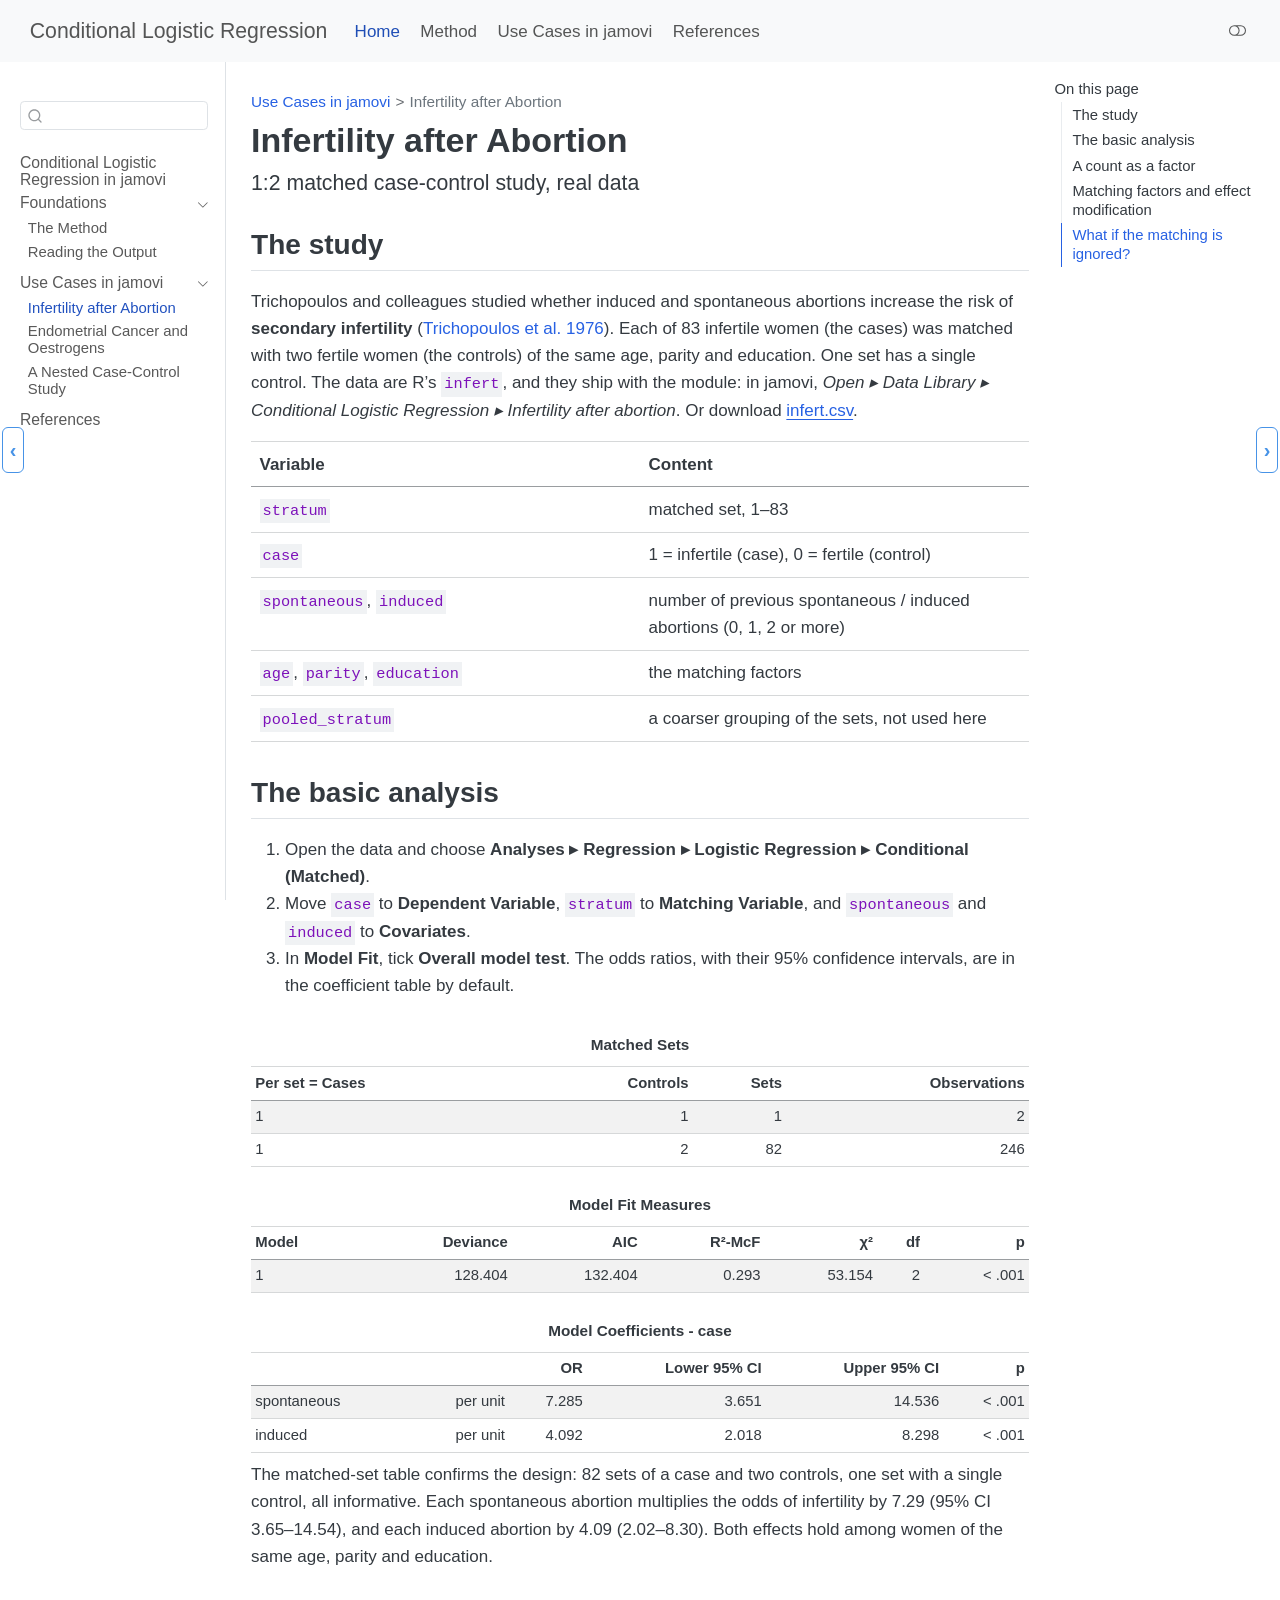
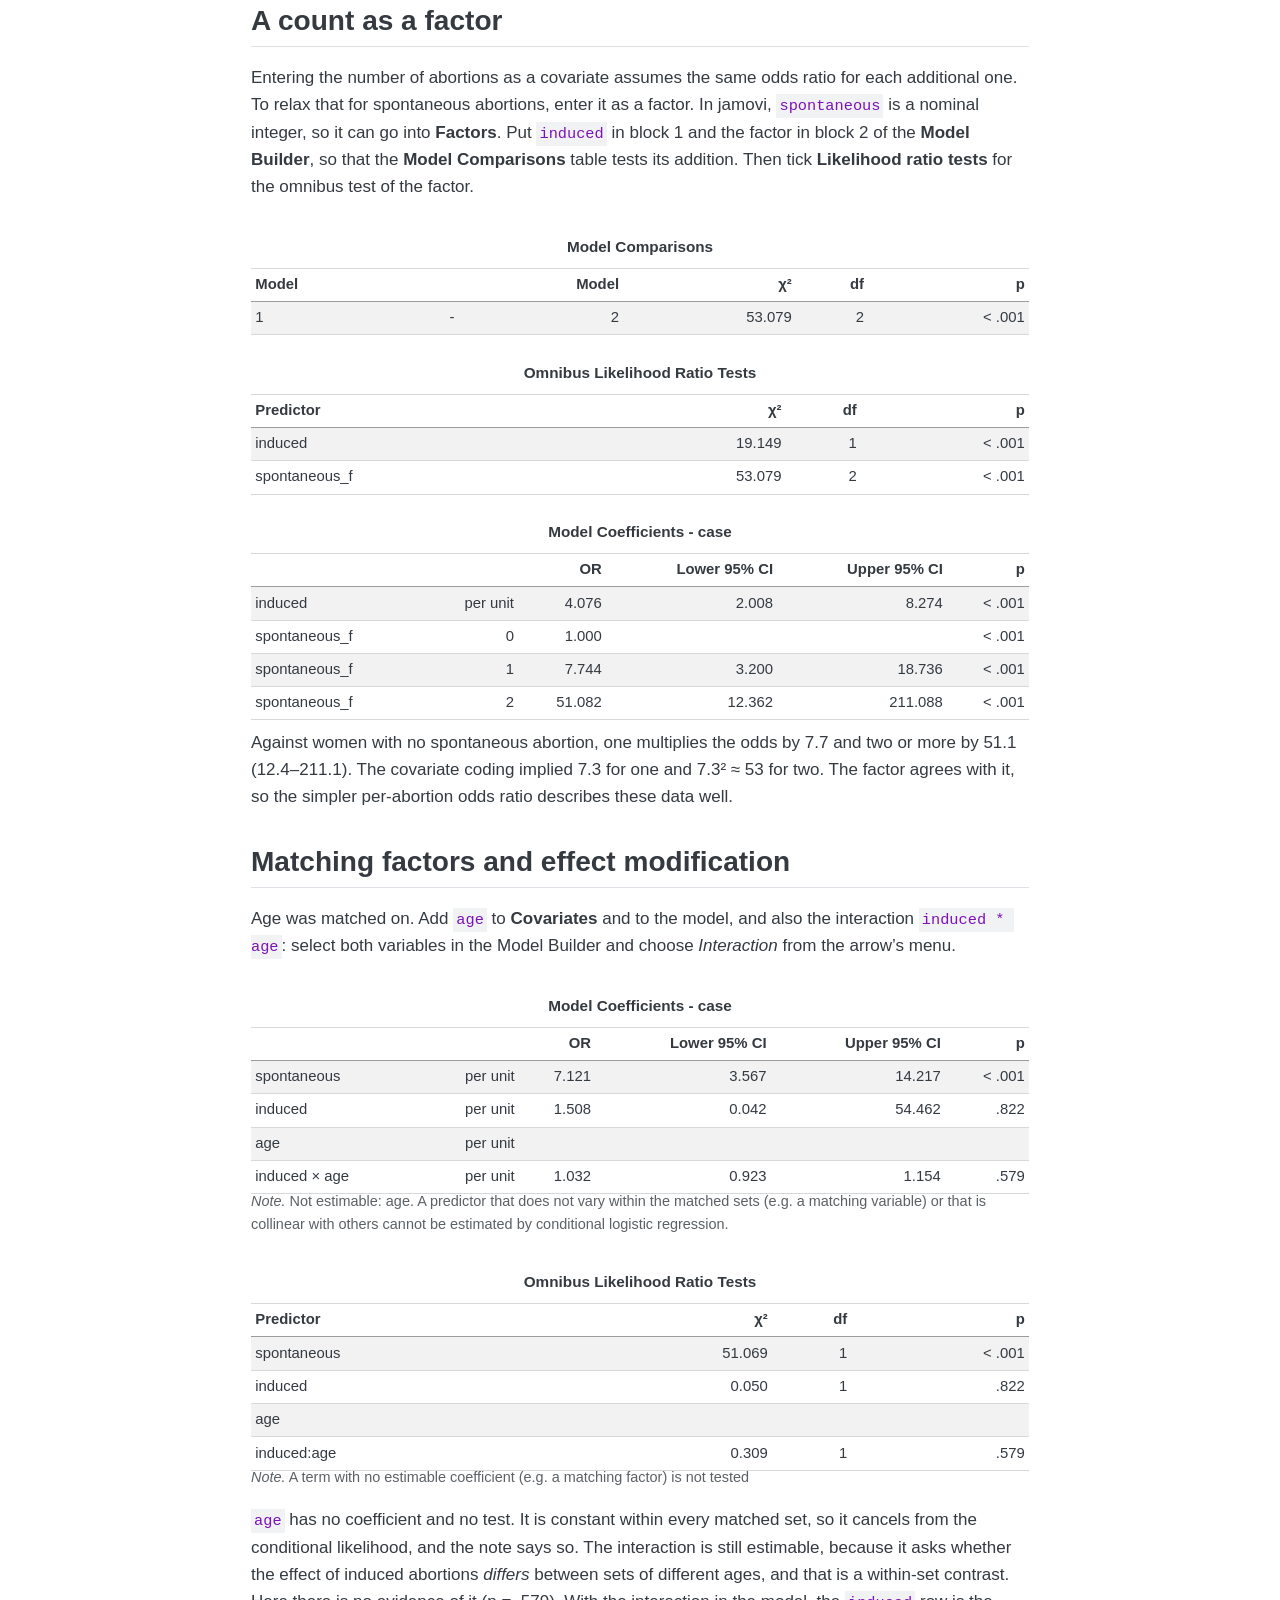
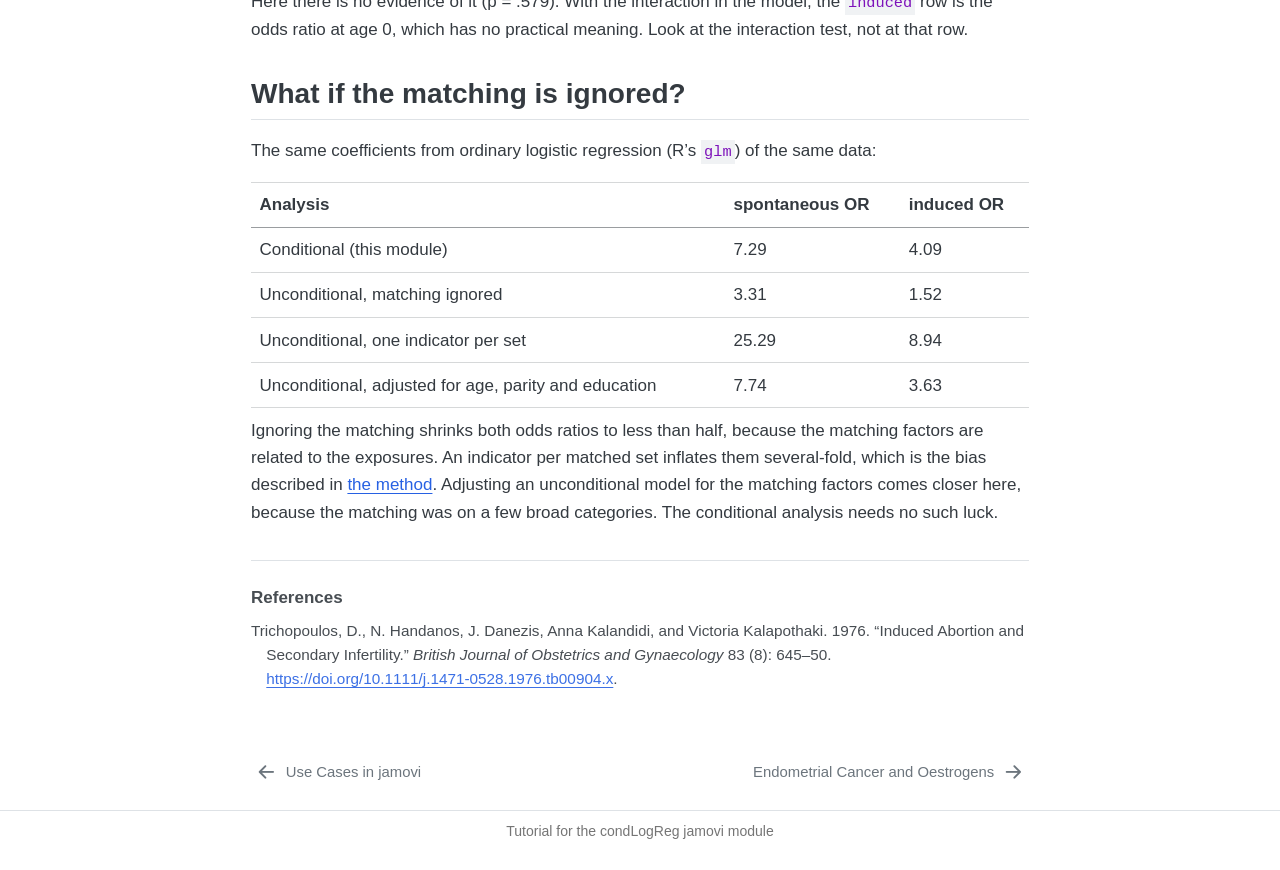
<file: docs/usecases/infert.html>
<!DOCTYPE html>
<html xmlns="http://www.w3.org/1999/xhtml" lang="en" xml:lang="en"><head>

<meta charset="utf-8">
<meta name="generator" content="quarto-1.10.18">

<meta name="viewport" content="width=device-width, initial-scale=1.0, user-scalable=yes">


<title>Infertility after Abortion – Conditional Logistic Regression</title>
<style>
/* Default styles provided by pandoc.
** See https://pandoc.org/MANUAL.html#variables-for-html for config info.
*/
span.smallcaps{font-variant: small-caps;}
div.columns{display: flex; gap: 1.5em;}
div.column{flex: auto;}
@media screen {
div.columns{gap: min(4vw, 1.5em);}
div.column{overflow-x: auto;}
}
div.hanging-indent{margin-left: 1.5em; text-indent: -1.5em;}
ul.task-list{list-style: none;}
ul.task-list li input[type="checkbox"] {
  width: 0.8em;
  margin: 0 0.8em 0.2em -1em; /* quarto-specific, see https://github.com/quarto-dev/quarto-cli/issues/4556 */ 
  vertical-align: middle;
}
/* CSS for citations */
div.csl-bib-body { }
div.csl-entry {
  clear: both;
}
.hanging-indent div.csl-entry {
  margin-left:2em;
  text-indent:-2em;
}
div.csl-left-margin {
  min-width:2em;
  float:left;
}
div.csl-right-inline {
  margin-left:2em;
  padding-left:1em;
}
div.csl-indent {
  margin-left: 2em;
}</style>


<script src="../site_libs/quarto-nav/quarto-nav.js"></script>
<script src="../site_libs/quarto-nav/headroom.min.js"></script>
<script src="../site_libs/clipboard/clipboard.min.js"></script>
<script src="../site_libs/quarto-search/autocomplete.umd.js"></script>
<script src="../site_libs/quarto-search/fuse.min.js"></script>
<script src="../site_libs/quarto-search/quarto-search.js"></script>
<meta name="quarto:offset" content="../">
<link href="../usecases/bdendo.html" rel="next">
<link href="../usecases/index.html" rel="prev">
<script src="../site_libs/quarto-html/quarto.js" type="module"></script>
<script src="../site_libs/quarto-html/tabsets/tabsets.js" type="module"></script>
<script src="../site_libs/quarto-html/popper.min.js"></script>
<script src="../site_libs/quarto-html/tippy.umd.min.js"></script>
<script src="../site_libs/quarto-html/anchor.min.js"></script>
<link href="../site_libs/quarto-html/tippy.css" rel="stylesheet">
<link href="../site_libs/quarto-html/quarto-syntax-highlighting-64a204ab8560d761af7679ceaba22944.css" rel="stylesheet" class="quarto-color-scheme" id="quarto-text-highlighting-styles">
<link href="../site_libs/quarto-html/quarto-syntax-highlighting-dark-b85bc7c33db8c58e0ec93c3465666fed.css" rel="stylesheet" class="quarto-color-scheme quarto-color-alternate" id="quarto-text-highlighting-styles">
<link href="../site_libs/quarto-html/quarto-syntax-highlighting-64a204ab8560d761af7679ceaba22944.css" rel="stylesheet" class="quarto-color-scheme-extra" id="quarto-text-highlighting-styles">
<script src="../site_libs/bootstrap/bootstrap.min.js"></script>
<link href="../site_libs/bootstrap/bootstrap-icons.css" rel="stylesheet">
<link href="../site_libs/bootstrap/bootstrap-e5e84f5a70260acdabf710505354887c.min.css" rel="stylesheet" append-hash="true" class="quarto-color-scheme" id="quarto-bootstrap" data-mode="light">
<link href="../site_libs/bootstrap/bootstrap-dark-4143a9d5f9d8f9deb4202a6d60211dcc.min.css" rel="stylesheet" append-hash="true" class="quarto-color-scheme quarto-color-alternate" id="quarto-bootstrap" data-mode="dark">
<link href="../site_libs/bootstrap/bootstrap-e5e84f5a70260acdabf710505354887c.min.css" rel="stylesheet" append-hash="true" class="quarto-color-scheme-extra" id="quarto-bootstrap" data-mode="light">
<script id="quarto-search-options" type="application/json">{
  "location": "sidebar",
  "copy-button": false,
  "collapse-after": 3,
  "panel-placement": "start",
  "type": "textbox",
  "limit": 50,
  "keyboard-shortcut": [
    "f",
    "/",
    "s"
  ],
  "language": {
    "search-no-results-text": "No results",
    "search-matching-documents-text": "matching documents",
    "search-copy-link-title": "Copy link to search",
    "search-hide-matches-text": "Hide additional matches",
    "search-more-match-text": "more match in this document",
    "search-more-matches-text": "more matches in this document",
    "search-clear-button-title": "Clear",
    "search-text-placeholder": "",
    "search-detached-cancel-button-title": "Cancel",
    "search-submit-button-title": "Submit",
    "search-label": "Search"
  }
}</script>


<link rel="stylesheet" href="../styles.css">
</head>

<body class="nav-sidebar docked nav-fixed quarto-light"><script id="quarto-html-before-body" type="application/javascript">
    const toggleBodyColorMode = (bsSheetEl) => {
      const mode = bsSheetEl.getAttribute("data-mode");
      const bodyEl = window.document.querySelector("body");
      if (mode === "dark") {
        bodyEl.classList.add("quarto-dark");
        bodyEl.classList.remove("quarto-light");
      } else {
        bodyEl.classList.add("quarto-light");
        bodyEl.classList.remove("quarto-dark");
      }
    }
    const toggleBodyColorPrimary = () => {
      const bsSheetEl = window.document.querySelector("link#quarto-bootstrap:not([rel=disabled-stylesheet])");
      if (bsSheetEl) {
        toggleBodyColorMode(bsSheetEl);
      }
    }
    const setColorSchemeToggle = (alternate) => {
      const toggles = window.document.querySelectorAll('.quarto-color-scheme-toggle');
      for (let i=0; i < toggles.length; i++) {
        const toggle = toggles[i];
        if (toggle) {
          if (alternate) {
            toggle.classList.add("alternate");
          } else {
            toggle.classList.remove("alternate");
          }
        }
      }
    };
    const toggleColorMode = (alternate) => {
      // Switch the stylesheets
      const primaryStylesheets = window.document.querySelectorAll('link.quarto-color-scheme:not(.quarto-color-alternate)');
      const alternateStylesheets = window.document.querySelectorAll('link.quarto-color-scheme.quarto-color-alternate');
      manageTransitions('#quarto-margin-sidebar .nav-link', false);
      if (alternate) {
        // note: dark is layered on light, we don't disable primary!
        enableStylesheet(alternateStylesheets);
        for (const sheetNode of alternateStylesheets) {
          if (sheetNode.id === "quarto-bootstrap") {
            toggleBodyColorMode(sheetNode);
          }
        }
      } else {
        disableStylesheet(alternateStylesheets);
        enableStylesheet(primaryStylesheets)
        toggleBodyColorPrimary();
      }
      manageTransitions('#quarto-margin-sidebar .nav-link', true);
      // Switch the toggles
      setColorSchemeToggle(alternate)
      // Hack to workaround the fact that safari doesn't
      // properly recolor the scrollbar when toggling (#1455)
      if (navigator.userAgent.indexOf('Safari') > 0 && navigator.userAgent.indexOf('Chrome') == -1) {
        manageTransitions("body", false);
        window.scrollTo(0, 1);
        setTimeout(() => {
          window.scrollTo(0, 0);
          manageTransitions("body", true);
        }, 40);
      }
    }
    const disableStylesheet = (stylesheets) => {
      for (let i=0; i < stylesheets.length; i++) {
        const stylesheet = stylesheets[i];
        stylesheet.rel = 'disabled-stylesheet';
      }
    }
    const enableStylesheet = (stylesheets) => {
      for (let i=0; i < stylesheets.length; i++) {
        const stylesheet = stylesheets[i];
        if(stylesheet.rel !== 'stylesheet') { // for Chrome, which will still FOUC without this check
          stylesheet.rel = 'stylesheet';
        }
      }
    }
    const manageTransitions = (selector, allowTransitions) => {
      const els = window.document.querySelectorAll(selector);
      for (let i=0; i < els.length; i++) {
        const el = els[i];
        if (allowTransitions) {
          el.classList.remove('notransition');
        } else {
          el.classList.add('notransition');
        }
      }
    }
    const isFileUrl = () => {
      return window.location.protocol === 'file:';
    }
    const hasAlternateSentinel = () => {
      let styleSentinel = getColorSchemeSentinel();
      if (styleSentinel !== null) {
        return styleSentinel === "alternate";
      } else {
        return false;
      }
    }
    const setStyleSentinel = (alternate) => {
      const value = alternate ? "alternate" : "default";
      if (!isFileUrl()) {
        window.localStorage.setItem("quarto-color-scheme", value);
      } else {
        localAlternateSentinel = value;
      }
    }
    const getColorSchemeSentinel = () => {
      if (!isFileUrl()) {
        const storageValue = window.localStorage.getItem("quarto-color-scheme");
        return storageValue != null ? storageValue : localAlternateSentinel;
      } else {
        return localAlternateSentinel;
      }
    }
    const toggleGiscusIfUsed = (isAlternate, darkModeDefault) => {
      const baseTheme = document.querySelector('#giscus-base-theme')?.value ?? 'light';
      const alternateTheme = document.querySelector('#giscus-alt-theme')?.value ?? 'dark';
      let newTheme = '';
      if(authorPrefersDark) {
        newTheme = isAlternate ? baseTheme : alternateTheme;
      } else {
        newTheme = isAlternate ? alternateTheme : baseTheme;
      }
      const changeGiscusTheme = () => {
        // From: https://github.com/giscus/giscus/issues/336
        const sendMessage = (message) => {
          const iframe = document.querySelector('iframe.giscus-frame');
          if (!iframe) return;
          iframe.contentWindow.postMessage({ giscus: message }, 'https://giscus.app');
        }
        sendMessage({
          setConfig: {
            theme: newTheme
          }
        });
      }
      const isGiscussLoaded = window.document.querySelector('iframe.giscus-frame') !== null;
      if (isGiscussLoaded) {
        changeGiscusTheme();
      }
    };
    const authorPrefersDark = false;
    const darkModeDefault = authorPrefersDark;
      document.querySelector('link#quarto-text-highlighting-styles.quarto-color-scheme-extra').rel = 'disabled-stylesheet';
      document.querySelector('link#quarto-bootstrap.quarto-color-scheme-extra').rel = 'disabled-stylesheet';
    let localAlternateSentinel = darkModeDefault ? 'alternate' : 'default';
    // Dark / light mode switch
    window.quartoToggleColorScheme = () => {
      // Read the current dark / light value
      let toAlternate = !hasAlternateSentinel();
      toggleColorMode(toAlternate);
      setStyleSentinel(toAlternate);
      toggleGiscusIfUsed(toAlternate, darkModeDefault);
      window.dispatchEvent(new Event('resize'));
    };
    // Switch to dark mode if need be
    if (hasAlternateSentinel()) {
      toggleColorMode(true);
    } else {
      toggleColorMode(false);
    }
  </script>

<div id="quarto-search-results"></div>
  <header id="quarto-header" class="headroom fixed-top">
    <nav class="navbar navbar-expand-lg " data-bs-theme="dark">
      <div class="navbar-container container-fluid">
      <div class="navbar-brand-container mx-auto">
    <a class="navbar-brand" href="../index.html">
    <span class="navbar-title">Conditional Logistic Regression</span>
    </a>
  </div>
          <button class="navbar-toggler" type="button" data-bs-toggle="collapse" data-bs-target="#navbarCollapse" aria-controls="navbarCollapse" role="menu" aria-expanded="false" aria-label="Toggle navigation" onclick="if (window.quartoToggleHeadroom) { window.quartoToggleHeadroom(); }">
  <span class="navbar-toggler-icon"></span>
</button>
          <div class="collapse navbar-collapse" id="navbarCollapse">
            <ul class="navbar-nav navbar-nav-scroll me-auto">
  <li class="nav-item">
    <a class="nav-link active" href="../index.html" aria-current="page"> 
<span class="menu-text">Home</span></a>
  </li>  
  <li class="nav-item">
    <a class="nav-link" href="../foundations/method.html"> 
<span class="menu-text">Method</span></a>
  </li>  
  <li class="nav-item">
    <a class="nav-link" href="../usecases/index.html"> 
<span class="menu-text">Use Cases in jamovi</span></a>
  </li>  
  <li class="nav-item">
    <a class="nav-link" href="../references.html"> 
<span class="menu-text">References</span></a>
  </li>  
</ul>
          </div> <!-- /navcollapse -->
            <div class="quarto-navbar-tools">
  <a href="" class="quarto-color-scheme-toggle quarto-navigation-tool  px-1" onclick="window.quartoToggleColorScheme(); return false;" title="Toggle dark mode"><i class="bi"></i></a>
</div>
      </div> <!-- /container-fluid -->
    </nav>
  <nav class="quarto-secondary-nav">
    <div class="container-fluid d-flex">
      <button type="button" class="quarto-btn-toggle btn" data-bs-toggle="collapse" role="button" data-bs-target=".quarto-sidebar-collapse-item" aria-controls="quarto-sidebar" aria-expanded="false" aria-label="Toggle sidebar navigation" onclick="if (window.quartoToggleHeadroom) { window.quartoToggleHeadroom(); }">
        <i class="bi bi-layout-text-sidebar-reverse"></i>
      </button>
        <nav class="quarto-page-breadcrumbs" aria-label="breadcrumb"><ol class="breadcrumb"><li class="breadcrumb-item"><a href="../usecases/index.html">Use Cases in jamovi</a></li><li class="breadcrumb-item"><a href="../usecases/infert.html">Infertility after Abortion</a></li></ol></nav>
        <a class="flex-grow-1" role="navigation" data-bs-toggle="collapse" data-bs-target=".quarto-sidebar-collapse-item" aria-controls="quarto-sidebar" aria-expanded="false" aria-label="Toggle sidebar navigation" onclick="if (window.quartoToggleHeadroom) { window.quartoToggleHeadroom(); }">      
        </a>
      <button type="button" class="btn quarto-search-button" aria-label="Search" onclick="window.quartoOpenSearch();">
        <i class="bi bi-search"></i>
      </button>
    </div>
  </nav>
</header>
<!-- content -->
<div id="quarto-content" class="quarto-container page-columns page-rows-contents page-layout-article page-navbar">
<!-- sidebar -->
  <nav id="quarto-sidebar" class="sidebar collapse collapse-horizontal quarto-sidebar-collapse-item sidebar-navigation docked overflow-auto">
        <div class="mt-2 flex-shrink-0 align-items-center">
        <div class="sidebar-search">
        <div id="quarto-search" class="" title="Search"></div>
        </div>
        </div>
    <div class="sidebar-menu-container"> 
    <ul class="list-unstyled mt-1">
        <li class="sidebar-item">
  <div class="sidebar-item-container"> 
  <a href="../index.html" class="sidebar-item-text sidebar-link">
 <span class="menu-text">Conditional Logistic Regression in jamovi</span></a>
  </div>
</li>
        <li class="sidebar-item sidebar-item-section">
      <div class="sidebar-item-container"> 
            <a class="sidebar-item-text sidebar-link text-start" data-bs-toggle="collapse" data-bs-target="#quarto-sidebar-section-1" role="navigation" aria-expanded="true">
 <span class="menu-text">Foundations</span></a>
          <a class="sidebar-item-toggle text-start" data-bs-toggle="collapse" data-bs-target="#quarto-sidebar-section-1" role="navigation" aria-expanded="true" aria-label="Toggle section">
            <i class="bi bi-chevron-right ms-2"></i>
          </a> 
      </div>
      <ul id="quarto-sidebar-section-1" class="collapse list-unstyled sidebar-section depth1 show">  
          <li class="sidebar-item">
  <div class="sidebar-item-container"> 
  <a href="../foundations/method.html" class="sidebar-item-text sidebar-link">
 <span class="menu-text">The Method</span></a>
  </div>
</li>
          <li class="sidebar-item">
  <div class="sidebar-item-container"> 
  <a href="../foundations/output.html" class="sidebar-item-text sidebar-link">
 <span class="menu-text">Reading the Output</span></a>
  </div>
</li>
      </ul>
  </li>
        <li class="sidebar-item sidebar-item-section">
      <div class="sidebar-item-container"> 
            <a href="../usecases/index.html" class="sidebar-item-text sidebar-link">
 <span class="menu-text">Use Cases in jamovi</span></a>
          <a class="sidebar-item-toggle text-start" data-bs-toggle="collapse" data-bs-target="#quarto-sidebar-section-2" role="navigation" aria-expanded="true" aria-label="Toggle section">
            <i class="bi bi-chevron-right ms-2"></i>
          </a> 
      </div>
      <ul id="quarto-sidebar-section-2" class="collapse list-unstyled sidebar-section depth1 show">  
          <li class="sidebar-item">
  <div class="sidebar-item-container"> 
  <a href="../usecases/infert.html" class="sidebar-item-text sidebar-link active">
 <span class="menu-text">Infertility after Abortion</span></a>
  </div>
</li>
          <li class="sidebar-item">
  <div class="sidebar-item-container"> 
  <a href="../usecases/bdendo.html" class="sidebar-item-text sidebar-link">
 <span class="menu-text">Endometrial Cancer and Oestrogens</span></a>
  </div>
</li>
          <li class="sidebar-item">
  <div class="sidebar-item-container"> 
  <a href="../usecases/nested.html" class="sidebar-item-text sidebar-link">
 <span class="menu-text">A Nested Case-Control Study</span></a>
  </div>
</li>
      </ul>
  </li>
        <li class="sidebar-item">
  <div class="sidebar-item-container"> 
  <a href="../references.html" class="sidebar-item-text sidebar-link">
 <span class="menu-text">References</span></a>
  </div>
</li>
    </ul>
    </div>
</nav>
<div id="quarto-sidebar-glass" class="quarto-sidebar-collapse-item" data-bs-toggle="collapse" data-bs-target=".quarto-sidebar-collapse-item"></div>
<!-- margin-sidebar -->
    <div id="quarto-margin-sidebar" class="sidebar margin-sidebar">
        <nav id="TOC" role="doc-toc" class="toc-active">
    <h2 id="toc-title">On this page</h2>
   
  <ul>
  <li><a href="#the-study" id="toc-the-study" class="nav-link active" data-scroll-target="#the-study">The study</a></li>
  <li><a href="#the-basic-analysis" id="toc-the-basic-analysis" class="nav-link" data-scroll-target="#the-basic-analysis">The basic analysis</a></li>
  <li><a href="#a-count-as-a-factor" id="toc-a-count-as-a-factor" class="nav-link" data-scroll-target="#a-count-as-a-factor">A count as a factor</a></li>
  <li><a href="#matching-factors-and-effect-modification" id="toc-matching-factors-and-effect-modification" class="nav-link" data-scroll-target="#matching-factors-and-effect-modification">Matching factors and effect modification</a></li>
  <li><a href="#what-if-the-matching-is-ignored" id="toc-what-if-the-matching-is-ignored" class="nav-link" data-scroll-target="#what-if-the-matching-is-ignored">What if the matching is ignored?</a></li>
  </ul>
</nav>
    </div>
<!-- main -->
<main class="content" id="quarto-document-content">


<header id="title-block-header" class="quarto-title-block default"><nav class="quarto-page-breadcrumbs quarto-title-breadcrumbs d-none d-lg-block" aria-label="breadcrumb"><ol class="breadcrumb"><li class="breadcrumb-item"><a href="../usecases/index.html">Use Cases in jamovi</a></li><li class="breadcrumb-item"><a href="../usecases/infert.html">Infertility after Abortion</a></li></ol></nav>
<div class="quarto-title">
<h1 class="title">Infertility after Abortion</h1>
<p class="subtitle lead">1:2 matched case-control study, real data</p>
</div>



<div class="quarto-title-meta">

    
  
    
  </div>
  


</header>


<section id="the-study" class="level2">
<h2 class="anchored" data-anchor-id="the-study">The study</h2>
<p>Trichopoulos and colleagues studied whether induced and spontaneous abortions increase the risk of <strong>secondary infertility</strong> <span class="citation" data-cites="trichopoulos1976">(<a href="#ref-trichopoulos1976" role="doc-biblioref">Trichopoulos et al. 1976</a>)</span>. Each of 83 infertile women (the cases) was matched with two fertile women (the controls) of the same age, parity and education. One set has a single control. The data are R’s <code>infert</code>, and they ship with the module: in jamovi, <em>Open ▸ Data Library ▸ Conditional Logistic Regression ▸ Infertility after abortion</em>. Or download <a href="../data/infert.csv">infert.csv</a>.</p>
<table class="caption-top table">
<colgroup>
<col style="width: 50%">
<col style="width: 50%">
</colgroup>
<thead>
<tr class="header">
<th>Variable</th>
<th>Content</th>
</tr>
</thead>
<tbody>
<tr class="odd">
<td><code>stratum</code></td>
<td>matched set, 1–83</td>
</tr>
<tr class="even">
<td><code>case</code></td>
<td>1 = infertile (case), 0 = fertile (control)</td>
</tr>
<tr class="odd">
<td><code>spontaneous</code>, <code>induced</code></td>
<td>number of previous spontaneous / induced abortions (0, 1, 2 or more)</td>
</tr>
<tr class="even">
<td><code>age</code>, <code>parity</code>, <code>education</code></td>
<td>the matching factors</td>
</tr>
<tr class="odd">
<td><code>pooled_stratum</code></td>
<td>a coarser grouping of the sets, not used here</td>
</tr>
</tbody>
</table>
</section>
<section id="the-basic-analysis" class="level2">
<h2 class="anchored" data-anchor-id="the-basic-analysis">The basic analysis</h2>
<ol type="1">
<li>Open the data and choose <strong>Analyses ▸ Regression ▸ Logistic Regression ▸ Conditional (Matched)</strong>.</li>
<li>Move <code>case</code> to <strong>Dependent Variable</strong>, <code>stratum</code> to <strong>Matching Variable</strong>, and <code>spontaneous</code> and <code>induced</code> to <strong>Covariates</strong>.</li>
<li>In <strong>Model Fit</strong>, tick <strong>Overall model test</strong>. The odds ratios, with their 95% confidence intervals, are in the coefficient table by default.</li>
</ol>
<div class="cell">
<div class="cell-output-display">
<table class="table table-sm jtab caption-top table-striped small">
<caption>Matched Sets</caption>
<thead>
<tr class="header">
<th style="text-align: left;" data-quarto-table-cell-role="th">Per set = Cases</th>
<th style="text-align: right;" data-quarto-table-cell-role="th">Controls</th>
<th style="text-align: right;" data-quarto-table-cell-role="th">Sets</th>
<th style="text-align: right;" data-quarto-table-cell-role="th">Observations</th>
</tr>
</thead>
<tbody>
<tr class="odd">
<td style="text-align: left;">1</td>
<td style="text-align: right;">1</td>
<td style="text-align: right;">1</td>
<td style="text-align: right;">2</td>
</tr>
<tr class="even">
<td style="text-align: left;">1</td>
<td style="text-align: right;">2</td>
<td style="text-align: right;">82</td>
<td style="text-align: right;">246</td>
</tr>
</tbody>
</table>
</div>
<div class="cell-output-display">
<table class="table table-sm jtab caption-top table-striped small">
<caption>Model Fit Measures</caption>
<thead>
<tr class="header">
<th style="text-align: left;" data-quarto-table-cell-role="th">Model</th>
<th style="text-align: right;" data-quarto-table-cell-role="th">Deviance</th>
<th style="text-align: right;" data-quarto-table-cell-role="th">AIC</th>
<th style="text-align: right;" data-quarto-table-cell-role="th">R²-McF</th>
<th style="text-align: right;" data-quarto-table-cell-role="th">χ²</th>
<th style="text-align: right;" data-quarto-table-cell-role="th">df</th>
<th style="text-align: right;" data-quarto-table-cell-role="th">p</th>
</tr>
</thead>
<tbody>
<tr class="odd">
<td style="text-align: left;">1</td>
<td style="text-align: right;">128.404</td>
<td style="text-align: right;">132.404</td>
<td style="text-align: right;">0.293</td>
<td style="text-align: right;">53.154</td>
<td style="text-align: right;">2</td>
<td style="text-align: right;">&lt; .001</td>
</tr>
</tbody>
</table>
</div>
<div class="cell-output-display">
<table class="table table-sm jtab caption-top table-striped small">
<caption>Model Coefficients - case</caption>
<thead>
<tr class="header">
<th style="text-align: left;" data-quarto-table-cell-role="th"></th>
<th style="text-align: right;" data-quarto-table-cell-role="th"></th>
<th style="text-align: right;" data-quarto-table-cell-role="th">OR</th>
<th style="text-align: right;" data-quarto-table-cell-role="th">Lower 95% CI</th>
<th style="text-align: right;" data-quarto-table-cell-role="th">Upper 95% CI</th>
<th style="text-align: right;" data-quarto-table-cell-role="th">p</th>
</tr>
</thead>
<tbody>
<tr class="odd">
<td style="text-align: left;">spontaneous</td>
<td style="text-align: right;">per unit</td>
<td style="text-align: right;">7.285</td>
<td style="text-align: right;">3.651</td>
<td style="text-align: right;">14.536</td>
<td style="text-align: right;">&lt; .001</td>
</tr>
<tr class="even">
<td style="text-align: left;">induced</td>
<td style="text-align: right;">per unit</td>
<td style="text-align: right;">4.092</td>
<td style="text-align: right;">2.018</td>
<td style="text-align: right;">8.298</td>
<td style="text-align: right;">&lt; .001</td>
</tr>
</tbody>
</table>
</div>
</div>
<p>The matched-set table confirms the design: 82 sets of a case and two controls, one set with a single control, all informative. Each spontaneous abortion multiplies the odds of infertility by 7.29 (95% CI 3.65–14.54), and each induced abortion by 4.09 (2.02–8.30). Both effects hold among women of the same age, parity and education.</p>
</section>
<section id="a-count-as-a-factor" class="level2">
<h2 class="anchored" data-anchor-id="a-count-as-a-factor">A count as a factor</h2>
<p>Entering the number of abortions as a covariate assumes the same odds ratio for each additional one. To relax that for spontaneous abortions, enter it as a factor. In jamovi, <code>spontaneous</code> is a nominal integer, so it can go into <strong>Factors</strong>. Put <code>induced</code> in block 1 and the factor in block 2 of the <strong>Model Builder</strong>, so that the <strong>Model Comparisons</strong> table tests its addition. Then tick <strong>Likelihood ratio tests</strong> for the omnibus test of the factor.</p>
<div class="cell">
<div class="cell-output-display">
<table class="table table-sm jtab caption-top table-striped small">
<caption>Model Comparisons</caption>
<thead>
<tr class="header">
<th style="text-align: left;" data-quarto-table-cell-role="th">Model</th>
<th style="text-align: right;" data-quarto-table-cell-role="th"></th>
<th style="text-align: right;" data-quarto-table-cell-role="th">Model</th>
<th style="text-align: right;" data-quarto-table-cell-role="th">χ²</th>
<th style="text-align: right;" data-quarto-table-cell-role="th">df</th>
<th style="text-align: right;" data-quarto-table-cell-role="th">p</th>
</tr>
</thead>
<tbody>
<tr class="odd">
<td style="text-align: left;">1</td>
<td style="text-align: right;">-</td>
<td style="text-align: right;">2</td>
<td style="text-align: right;">53.079</td>
<td style="text-align: right;">2</td>
<td style="text-align: right;">&lt; .001</td>
</tr>
</tbody>
</table>
</div>
<div class="cell-output-display">
<table class="table table-sm jtab caption-top table-striped small">
<caption>Omnibus Likelihood Ratio Tests</caption>
<thead>
<tr class="header">
<th style="text-align: left;" data-quarto-table-cell-role="th">Predictor</th>
<th style="text-align: right;" data-quarto-table-cell-role="th">χ²</th>
<th style="text-align: right;" data-quarto-table-cell-role="th">df</th>
<th style="text-align: right;" data-quarto-table-cell-role="th">p</th>
</tr>
</thead>
<tbody>
<tr class="odd">
<td style="text-align: left;">induced</td>
<td style="text-align: right;">19.149</td>
<td style="text-align: right;">1</td>
<td style="text-align: right;">&lt; .001</td>
</tr>
<tr class="even">
<td style="text-align: left;">spontaneous_f</td>
<td style="text-align: right;">53.079</td>
<td style="text-align: right;">2</td>
<td style="text-align: right;">&lt; .001</td>
</tr>
</tbody>
</table>
</div>
<div class="cell-output-display">
<table class="table table-sm jtab caption-top table-striped small">
<caption>Model Coefficients - case</caption>
<thead>
<tr class="header">
<th style="text-align: left;" data-quarto-table-cell-role="th"></th>
<th style="text-align: right;" data-quarto-table-cell-role="th"></th>
<th style="text-align: right;" data-quarto-table-cell-role="th">OR</th>
<th style="text-align: right;" data-quarto-table-cell-role="th">Lower 95% CI</th>
<th style="text-align: right;" data-quarto-table-cell-role="th">Upper 95% CI</th>
<th style="text-align: right;" data-quarto-table-cell-role="th">p</th>
</tr>
</thead>
<tbody>
<tr class="odd">
<td style="text-align: left;">induced</td>
<td style="text-align: right;">per unit</td>
<td style="text-align: right;">4.076</td>
<td style="text-align: right;">2.008</td>
<td style="text-align: right;">8.274</td>
<td style="text-align: right;">&lt; .001</td>
</tr>
<tr class="even">
<td style="text-align: left;">spontaneous_f</td>
<td style="text-align: right;">0</td>
<td style="text-align: right;">1.000</td>
<td style="text-align: right;"></td>
<td style="text-align: right;"></td>
<td style="text-align: right;">&lt; .001</td>
</tr>
<tr class="odd">
<td style="text-align: left;">spontaneous_f</td>
<td style="text-align: right;">1</td>
<td style="text-align: right;">7.744</td>
<td style="text-align: right;">3.200</td>
<td style="text-align: right;">18.736</td>
<td style="text-align: right;">&lt; .001</td>
</tr>
<tr class="even">
<td style="text-align: left;">spontaneous_f</td>
<td style="text-align: right;">2</td>
<td style="text-align: right;">51.082</td>
<td style="text-align: right;">12.362</td>
<td style="text-align: right;">211.088</td>
<td style="text-align: right;">&lt; .001</td>
</tr>
</tbody>
</table>
</div>
</div>
<p>Against women with no spontaneous abortion, one multiplies the odds by 7.7 and two or more by 51.1 (12.4–211.1). The covariate coding implied 7.3 for one and 7.3² ≈ 53 for two. The factor agrees with it, so the simpler per-abortion odds ratio describes these data well.</p>
</section>
<section id="matching-factors-and-effect-modification" class="level2">
<h2 class="anchored" data-anchor-id="matching-factors-and-effect-modification">Matching factors and effect modification</h2>
<p>Age was matched on. Add <code>age</code> to <strong>Covariates</strong> and to the model, and also the interaction <code>induced * age</code>: select both variables in the Model Builder and choose <em>Interaction</em> from the arrow’s menu.</p>
<div class="cell">
<div class="cell-output-display">
<table class="table table-sm jtab caption-top table-striped small">
<caption>Model Coefficients - case</caption>
<thead>
<tr class="header">
<th style="text-align: left;" data-quarto-table-cell-role="th"></th>
<th style="text-align: right;" data-quarto-table-cell-role="th"></th>
<th style="text-align: right;" data-quarto-table-cell-role="th">OR</th>
<th style="text-align: right;" data-quarto-table-cell-role="th">Lower 95% CI</th>
<th style="text-align: right;" data-quarto-table-cell-role="th">Upper 95% CI</th>
<th style="text-align: right;" data-quarto-table-cell-role="th">p</th>
</tr>
</thead>
<tbody>
<tr class="odd">
<td style="text-align: left;">spontaneous</td>
<td style="text-align: right;">per unit</td>
<td style="text-align: right;">7.121</td>
<td style="text-align: right;">3.567</td>
<td style="text-align: right;">14.217</td>
<td style="text-align: right;">&lt; .001</td>
</tr>
<tr class="even">
<td style="text-align: left;">induced</td>
<td style="text-align: right;">per unit</td>
<td style="text-align: right;">1.508</td>
<td style="text-align: right;">0.042</td>
<td style="text-align: right;">54.462</td>
<td style="text-align: right;">.822</td>
</tr>
<tr class="odd">
<td style="text-align: left;">age</td>
<td style="text-align: right;">per unit</td>
<td style="text-align: right;"></td>
<td style="text-align: right;"></td>
<td style="text-align: right;"></td>
<td style="text-align: right;"></td>
</tr>
<tr class="even">
<td style="text-align: left;">induced × age</td>
<td style="text-align: right;">per unit</td>
<td style="text-align: right;">1.032</td>
<td style="text-align: right;">0.923</td>
<td style="text-align: right;">1.154</td>
<td style="text-align: right;">.579</td>
</tr>
</tbody>
</table>
<p class="jnote"><i>Note.</i> Not estimable: age. A predictor that does not vary within the matched sets (e.g. a matching variable) or that is collinear with others cannot be estimated by conditional logistic regression.</p>
</div>
<div class="cell-output-display">
<table class="table table-sm jtab caption-top table-striped small">
<caption>Omnibus Likelihood Ratio Tests</caption>
<thead>
<tr class="header">
<th style="text-align: left;" data-quarto-table-cell-role="th">Predictor</th>
<th style="text-align: right;" data-quarto-table-cell-role="th">χ²</th>
<th style="text-align: right;" data-quarto-table-cell-role="th">df</th>
<th style="text-align: right;" data-quarto-table-cell-role="th">p</th>
</tr>
</thead>
<tbody>
<tr class="odd">
<td style="text-align: left;">spontaneous</td>
<td style="text-align: right;">51.069</td>
<td style="text-align: right;">1</td>
<td style="text-align: right;">&lt; .001</td>
</tr>
<tr class="even">
<td style="text-align: left;">induced</td>
<td style="text-align: right;">0.050</td>
<td style="text-align: right;">1</td>
<td style="text-align: right;">.822</td>
</tr>
<tr class="odd">
<td style="text-align: left;">age</td>
<td style="text-align: right;"></td>
<td style="text-align: right;"></td>
<td style="text-align: right;"></td>
</tr>
<tr class="even">
<td style="text-align: left;">induced:age</td>
<td style="text-align: right;">0.309</td>
<td style="text-align: right;">1</td>
<td style="text-align: right;">.579</td>
</tr>
</tbody>
</table>
<p class="jnote"><i>Note.</i> A term with no estimable coefficient (e.g. a matching factor) is not tested</p>
</div>
</div>
<p><code>age</code> has no coefficient and no test. It is constant within every matched set, so it cancels from the conditional likelihood, and the note says so. The interaction is still estimable, because it asks whether the effect of induced abortions <em>differs</em> between sets of different ages, and that is a within-set contrast. Here there is no evidence of it (p = .579). With the interaction in the model, the <code>induced</code> row is the odds ratio at age 0, which has no practical meaning. Look at the interaction test, not at that row.</p>
</section>
<section id="what-if-the-matching-is-ignored" class="level2">
<h2 class="anchored" data-anchor-id="what-if-the-matching-is-ignored">What if the matching is ignored?</h2>
<p>The same coefficients from ordinary logistic regression (R’s <code>glm</code>) of the same data:</p>
<table class="caption-top table">
<thead>
<tr class="header">
<th>Analysis</th>
<th>spontaneous OR</th>
<th>induced OR</th>
</tr>
</thead>
<tbody>
<tr class="odd">
<td>Conditional (this module)</td>
<td>7.29</td>
<td>4.09</td>
</tr>
<tr class="even">
<td>Unconditional, matching ignored</td>
<td>3.31</td>
<td>1.52</td>
</tr>
<tr class="odd">
<td>Unconditional, one indicator per set</td>
<td>25.29</td>
<td>8.94</td>
</tr>
<tr class="even">
<td>Unconditional, adjusted for age, parity and education</td>
<td>7.74</td>
<td>3.63</td>
</tr>
</tbody>
</table>
<p>Ignoring the matching shrinks both odds ratios to less than half, because the matching factors are related to the exposures. An indicator per matched set inflates them several-fold, which is the bias described in <a href="../foundations/method.html">the method</a>. Adjusting an unconditional model for the matching factors comes closer here, because the matching was on a few broad categories. The conditional analysis needs no such luck.</p>



</section>

<a onclick="window.scrollTo(0, 0); return false;" role="button" id="quarto-back-to-top"><i class="bi bi-arrow-up"></i> Back to top</a><div id="quarto-appendix" class="default"><section class="quarto-appendix-contents" role="doc-bibliography" id="quarto-bibliography"><h2 class="anchored quarto-appendix-heading">References</h2><div id="refs" class="references csl-bib-body hanging-indent" role="list">
<div id="ref-trichopoulos1976" class="csl-entry" role="listitem">
Trichopoulos, D., N. Handanos, J. Danezis, Anna Kalandidi, and Victoria Kalapothaki. 1976. <span>“Induced Abortion and Secondary Infertility.”</span> <em>British Journal of Obstetrics and Gynaecology</em> 83 (8): 645–50. <a href="https://doi.org/10.1111/j.1471-0528.1976.tb00904.x">https://doi.org/10.1111/j.1471-0528.1976.tb00904.x</a>.
</div>
</div></section></div></main> <!-- /main -->
<!-- Collapsible left (contents) and right (on this page) panels on wide
     screens: a button at each edge, ‹ hides a panel and › brings it back; the
     text widens into the space; the choice is remembered between pages.
     Copied from jamovi-skill/templates/tutorial/collapse.html; included with
     format: html: include-after-body: collapse.html in _quarto.yml. -->
<style>
.panel-toggle {
  position: fixed; top: 50%; transform: translateY(-50%); z-index: 1100;
  width: 22px; height: 46px; padding: 0; font-size: 20px; line-height: 1;
  border: 1px solid var(--bs-border-color, #ccc); border-radius: 6px;
  background: var(--bs-body-bg, #fff); color: var(--bs-body-color, #333);
  opacity: 0.7; cursor: pointer;
}
.panel-toggle:hover { opacity: 1; }
/* blue, for visibility: the edge buttons and the site title in the contents */
.panel-toggle { color: #2780e3; border-color: #2780e3; font-weight: bold; opacity: 0.85; }
.sidebar-title, .sidebar-title a { color: #2780e3 !important; }
body.quarto-dark .panel-toggle { color: #6aa9f0; border-color: #6aa9f0; }
body.quarto-dark .sidebar-title, body.quarto-dark .sidebar-title a { color: #6aa9f0 !important; }
#panel-toggle-left { left: 2px; }
#panel-toggle-right { right: 2px; }
@media (max-width: 991.98px) { .panel-toggle { display: none; } }
@media (min-width: 992px) {
  body.panel-left-off #quarto-sidebar { display: none !important; }
  body.panel-right-off #quarto-margin-sidebar { display: none !important; }
  body.panel-left-off main.content { grid-column-start: page-start !important; }
  body.panel-right-off main.content { grid-column-end: page-end !important; }
}
</style>
<script>
(function () {
  var KEY = "tutorial-panels";
  var state = { left: true, right: true };
  try { var s = JSON.parse(localStorage.getItem(KEY)); if (s) state = s; } catch (e) {}
  function apply() {
    document.body.classList.toggle("panel-left-off", !state.left);
    document.body.classList.toggle("panel-right-off", !state.right);
    var l = document.getElementById("panel-toggle-left"), r = document.getElementById("panel-toggle-right");
    if (l) { l.textContent = state.left ? "‹" : "›"; l.title = state.left ? "Hide the contents" : "Show the contents"; }
    if (r) { r.textContent = state.right ? "›" : "‹"; r.title = state.right ? "Hide 'On this page'" : "Show 'On this page'"; }
    try { localStorage.setItem(KEY, JSON.stringify(state)); } catch (e) {}
  }
  function button(id, side) {
    var b = document.createElement("button");
    b.type = "button"; b.id = id; b.className = "panel-toggle";
    b.addEventListener("click", function () { state[side] = !state[side]; apply(); });
    document.body.appendChild(b);
  }
  document.addEventListener("DOMContentLoaded", function () {
    if (document.getElementById("quarto-sidebar")) button("panel-toggle-left", "left");
    if (document.getElementById("quarto-margin-sidebar")) button("panel-toggle-right", "right");
    apply();
  });
})();
</script>
<script id="quarto-html-after-body" type="application/javascript">
  window.document.addEventListener("DOMContentLoaded", function (event) {
    // Ensure there is a toggle, if there isn't float one in the top right
    if (window.document.querySelector('.quarto-color-scheme-toggle') === null) {
      const a = window.document.createElement('a');
      a.classList.add('top-right');
      a.classList.add('quarto-color-scheme-toggle');
      a.href = "";
      a.onclick = function() { try { window.quartoToggleColorScheme(); } catch {} return false; };
      const i = window.document.createElement("i");
      i.classList.add('bi');
      a.appendChild(i);
      window.document.body.appendChild(a);
    }
    setColorSchemeToggle(hasAlternateSentinel())
    const icon = "";
    const anchorJS = new window.AnchorJS();
    anchorJS.options = {
      placement: 'right',
      icon: icon
    };
    anchorJS.add('.anchored');
    const isCodeAnnotation = (el) => {
      for (const clz of el.classList) {
        if (clz.startsWith('code-annotation-')) {                     
          return true;
        }
      }
      return false;
    }
    const onCopySuccess = function(e) {
      // button target
      const button = e.trigger;
      // don't keep focus
      button.blur();
      // flash "checked"
      button.classList.add('code-copy-button-checked');
      var currentTitle = button.getAttribute("title");
      button.setAttribute("title", "Copied!");
      let tooltip;
      if (window.bootstrap) {
        button.setAttribute("data-bs-toggle", "tooltip");
        button.setAttribute("data-bs-placement", "left");
        button.setAttribute("data-bs-title", "Copied!");
        tooltip = new bootstrap.Tooltip(button, 
          { trigger: "manual", 
            customClass: "code-copy-button-tooltip",
            offset: [0, -8]});
        tooltip.show();    
      }
      setTimeout(function() {
        if (tooltip) {
          tooltip.hide();
          button.removeAttribute("data-bs-title");
          button.removeAttribute("data-bs-toggle");
          button.removeAttribute("data-bs-placement");
        }
        button.setAttribute("title", currentTitle);
        button.classList.remove('code-copy-button-checked');
      }, 1000);
      // clear code selection
      e.clearSelection();
    }
    const getTextToCopy = function(trigger) {
      const outerScaffold = trigger.parentElement.cloneNode(true);
      const codeEl = outerScaffold.querySelector('code');
      for (const childEl of codeEl.children) {
        if (isCodeAnnotation(childEl)) {
          childEl.remove();
        }
      }
      return codeEl.innerText;
    }
    const clipboard = new window.ClipboardJS('.code-copy-button:not([data-in-quarto-modal])', {
      text: getTextToCopy
    });
    clipboard.on('success', onCopySuccess);
    if (window.document.getElementById('quarto-embedded-source-code-modal')) {
      const clipboardModal = new window.ClipboardJS('.code-copy-button[data-in-quarto-modal]', {
        text: getTextToCopy,
        container: window.document.getElementById('quarto-embedded-source-code-modal')
      });
      clipboardModal.on('success', onCopySuccess);
    }
      var localhostRegex = new RegExp(/^(?:http|https):\/\/localhost\:?[0-9]*\//);
      var mailtoRegex = new RegExp(/^mailto:/);
        var filterRegex = new RegExp('/' + window.location.host + '/');
      var isInternal = (href) => {
          return filterRegex.test(href) || localhostRegex.test(href) || mailtoRegex.test(href);
      }
      // Inspect non-navigation links and adorn them if external
     var links = window.document.querySelectorAll('a[href]:not(.nav-link):not(.navbar-brand):not(.toc-action):not(.sidebar-link):not(.sidebar-item-toggle):not(.pagination-link):not(.no-external):not([aria-hidden]):not(.dropdown-item):not(.quarto-navigation-tool):not(.about-link)');
      for (var i=0; i<links.length; i++) {
        const link = links[i];
        if (!isInternal(link.href)) {
          // undo the damage that might have been done by quarto-nav.js in the case of
          // links that we want to consider external
          if (link.dataset.originalHref !== undefined) {
            link.href = link.dataset.originalHref;
          }
        }
      }
    function tippyHover(el, contentFn, onTriggerFn, onUntriggerFn) {
      const config = {
        allowHTML: true,
        maxWidth: 500,
        delay: 100,
        arrow: false,
        appendTo: function(el) {
            return el.parentElement;
        },
        interactive: true,
        interactiveBorder: 10,
        theme: 'quarto',
        placement: 'bottom-start',
      };
      if (contentFn) {
        config.content = contentFn;
      }
      if (onTriggerFn) {
        config.onTrigger = onTriggerFn;
      }
      if (onUntriggerFn) {
        config.onUntrigger = onUntriggerFn;
      }
      window.tippy(el, config); 
    }
    const noterefs = window.document.querySelectorAll('a[role="doc-noteref"]');
    for (var i=0; i<noterefs.length; i++) {
      const ref = noterefs[i];
      tippyHover(ref, function() {
        // use id or data attribute instead here
        let href = ref.getAttribute('data-footnote-href') || ref.getAttribute('href');
        try { href = new URL(href).hash; } catch {}
        const id = href.replace(/^#\/?/, "");
        const note = window.document.getElementById(id);
        if (note) {
          return note.innerHTML;
        } else {
          return "";
        }
      });
    }
    const xrefs = window.document.querySelectorAll('a.quarto-xref');
    const processXRef = (id, note) => {
      // Strip column container classes
      const stripColumnClz = (el) => {
        el.classList.remove("page-full", "page-columns");
        if (el.children) {
          for (const child of el.children) {
            stripColumnClz(child);
          }
        }
      }
      stripColumnClz(note)
      if (id === null || id.startsWith('sec-')) {
        // Special case sections, only their first couple elements
        const container = document.createElement("div");
        if (note.children && note.children.length > 2) {
          container.appendChild(note.children[0].cloneNode(true));
          for (let i = 1; i < note.children.length; i++) {
            const child = note.children[i];
            if (child.tagName === "P" && child.innerText === "") {
              continue;
            } else {
              container.appendChild(child.cloneNode(true));
              break;
            }
          }
          if (window.Quarto?.typesetMath) {
            window.Quarto.typesetMath(container);
          }
          return container.innerHTML
        } else {
          if (window.Quarto?.typesetMath) {
            window.Quarto.typesetMath(note);
          }
          return note.innerHTML;
        }
      } else {
        // Remove any anchor links if they are present
        const anchorLink = note.querySelector('a.anchorjs-link');
        if (anchorLink) {
          anchorLink.remove();
        }
        if (window.Quarto?.typesetMath) {
          window.Quarto.typesetMath(note);
        }
        if (note.classList.contains("callout")) {
          return note.outerHTML;
        } else {
          return note.innerHTML;
        }
      }
    }
    for (var i=0; i<xrefs.length; i++) {
      const xref = xrefs[i];
      tippyHover(xref, undefined, function(instance) {
        instance.disable();
        let url = xref.getAttribute('href');
        let hash = undefined; 
        if (url.startsWith('#')) {
          hash = url;
        } else {
          try { hash = new URL(url).hash; } catch {}
        }
        if (hash) {
          const id = hash.replace(/^#\/?/, "");
          const note = window.document.getElementById(id);
          if (note !== null) {
            try {
              const html = processXRef(id, note.cloneNode(true));
              instance.setContent(html);
            } finally {
              instance.enable();
              instance.show();
            }
          } else {
            // See if we can fetch this
            fetch(url.split('#')[0])
            .then(res => res.text())
            .then(html => {
              const parser = new DOMParser();
              const htmlDoc = parser.parseFromString(html, "text/html");
              const note = htmlDoc.getElementById(id);
              if (note !== null) {
                const html = processXRef(id, note);
                instance.setContent(html);
              } 
            }).finally(() => {
              instance.enable();
              instance.show();
            });
          }
        } else {
          // See if we can fetch a full url (with no hash to target)
          // This is a special case and we should probably do some content thinning / targeting
          fetch(url)
          .then(res => res.text())
          .then(html => {
            const parser = new DOMParser();
            const htmlDoc = parser.parseFromString(html, "text/html");
            const note = htmlDoc.querySelector('main.content');
            if (note !== null) {
              // This should only happen for chapter cross references
              // (since there is no id in the URL)
              // remove the first header
              if (note.children.length > 0 && note.children[0].tagName === "HEADER") {
                note.children[0].remove();
              }
              const html = processXRef(null, note);
              instance.setContent(html);
            } 
          }).finally(() => {
            instance.enable();
            instance.show();
          });
        }
      }, function(instance) {
      });
    }
        let selectedAnnoteEl;
        const selectorForAnnotation = ( cell, annotation) => {
          let cellAttr = 'data-code-cell="' + cell + '"';
          let lineAttr = 'data-code-annotation="' +  annotation + '"';
          const selector = 'span[' + cellAttr + '][' + lineAttr + ']';
          return selector;
        }
        const selectCodeLines = (annoteEl) => {
          const doc = window.document;
          const targetCell = annoteEl.getAttribute("data-target-cell");
          const targetAnnotation = annoteEl.getAttribute("data-target-annotation");
          const annoteSpan = window.document.querySelector(selectorForAnnotation(targetCell, targetAnnotation));
          const lines = annoteSpan.getAttribute("data-code-lines").split(",");
          const lineIds = lines.map((line) => {
            return targetCell + "-" + line;
          })
          let top = null;
          let height = null;
          let parent = null;
          if (lineIds.length > 0) {
              //compute the position of the single el (top and bottom and make a div)
              const el = window.document.getElementById(lineIds[0]);
              top = el.offsetTop;
              height = el.offsetHeight;
              parent = el.parentElement.parentElement;
            if (lineIds.length > 1) {
              const lastEl = window.document.getElementById(lineIds[lineIds.length - 1]);
              const bottom = lastEl.offsetTop + lastEl.offsetHeight;
              height = bottom - top;
            }
            if (top !== null && height !== null && parent !== null) {
              // cook up a div (if necessary) and position it 
              let div = window.document.getElementById("code-annotation-line-highlight");
              if (div === null) {
                div = window.document.createElement("div");
                div.setAttribute("id", "code-annotation-line-highlight");
                div.style.position = 'absolute';
                parent.appendChild(div);
              }
              div.style.top = top - 2 + "px";
              div.style.height = height + 4 + "px";
              div.style.left = 0;
              let gutterDiv = window.document.getElementById("code-annotation-line-highlight-gutter");
              if (gutterDiv === null) {
                gutterDiv = window.document.createElement("div");
                gutterDiv.setAttribute("id", "code-annotation-line-highlight-gutter");
                gutterDiv.style.position = 'absolute';
                const codeCell = window.document.getElementById(targetCell);
                const gutter = codeCell.querySelector('.code-annotation-gutter');
                gutter.appendChild(gutterDiv);
              }
              gutterDiv.style.top = top - 2 + "px";
              gutterDiv.style.height = height + 4 + "px";
            }
            selectedAnnoteEl = annoteEl;
          }
        };
        const unselectCodeLines = () => {
          const elementsIds = ["code-annotation-line-highlight", "code-annotation-line-highlight-gutter"];
          elementsIds.forEach((elId) => {
            const div = window.document.getElementById(elId);
            if (div) {
              div.remove();
            }
          });
          selectedAnnoteEl = undefined;
        };
          // Handle positioning of the toggle
      window.addEventListener(
        "resize",
        throttle(() => {
          elRect = undefined;
          if (selectedAnnoteEl) {
            selectCodeLines(selectedAnnoteEl);
          }
        }, 10)
      );
      function throttle(fn, ms) {
      let throttle = false;
      let timer;
        return (...args) => {
          if(!throttle) { // first call gets through
              fn.apply(this, args);
              throttle = true;
          } else { // all the others get throttled
              if(timer) clearTimeout(timer); // cancel #2
              timer = setTimeout(() => {
                fn.apply(this, args);
                timer = throttle = false;
              }, ms);
          }
        };
      }
        // Attach click handler to the DT
        const annoteDls = window.document.querySelectorAll('dt[data-target-cell]');
        for (const annoteDlNode of annoteDls) {
          annoteDlNode.addEventListener('click', (event) => {
            const clickedEl = event.target;
            if (clickedEl !== selectedAnnoteEl) {
              unselectCodeLines();
              const activeEl = window.document.querySelector('dt[data-target-cell].code-annotation-active');
              if (activeEl) {
                activeEl.classList.remove('code-annotation-active');
              }
              selectCodeLines(clickedEl);
              clickedEl.classList.add('code-annotation-active');
            } else {
              // Unselect the line
              unselectCodeLines();
              clickedEl.classList.remove('code-annotation-active');
            }
          });
        }
    const findCites = (el) => {
      const parentEl = el.parentElement;
      if (parentEl) {
        const cites = parentEl.dataset.cites;
        if (cites) {
          return {
            el,
            cites: cites.split(' ')
          };
        } else {
          return findCites(el.parentElement)
        }
      } else {
        return undefined;
      }
    };
    var bibliorefs = window.document.querySelectorAll('a[role="doc-biblioref"]');
    for (var i=0; i<bibliorefs.length; i++) {
      const ref = bibliorefs[i];
      const citeInfo = findCites(ref);
      if (citeInfo) {
        tippyHover(citeInfo.el, function() {
          var popup = window.document.createElement('div');
          citeInfo.cites.forEach(function(cite) {
            var citeDiv = window.document.createElement('div');
            citeDiv.classList.add('hanging-indent');
            citeDiv.classList.add('csl-entry');
            var biblioDiv = window.document.getElementById('ref-' + cite);
            if (biblioDiv) {
              citeDiv.innerHTML = biblioDiv.innerHTML;
            }
            popup.appendChild(citeDiv);
          });
          return popup.innerHTML;
        });
      }
    }
  });
  </script>
<nav class="page-navigation">
  <div class="nav-page nav-page-previous">
      <a href="../usecases/index.html" class="pagination-link" aria-label="Use Cases in jamovi">
        <i class="bi bi-arrow-left-short"></i> <span class="nav-page-text">Use Cases in jamovi</span>
      </a>          
  </div>
  <div class="nav-page nav-page-next">
      <a href="../usecases/bdendo.html" class="pagination-link" aria-label="Endometrial Cancer and Oestrogens">
        <span class="nav-page-text">Endometrial Cancer and Oestrogens</span> <i class="bi bi-arrow-right-short"></i>
      </a>
  </div>
</nav>
</div> <!-- /content -->
<footer class="footer">
  <div class="nav-footer">
    <div class="nav-footer-left">
      &nbsp;
    </div>   
    <div class="nav-footer-center">
<p>Tutorial for the condLogReg jamovi module</p>
</div>
    <div class="nav-footer-right">
      &nbsp;
    </div>
  </div>
</footer>




</body></html>
</file>
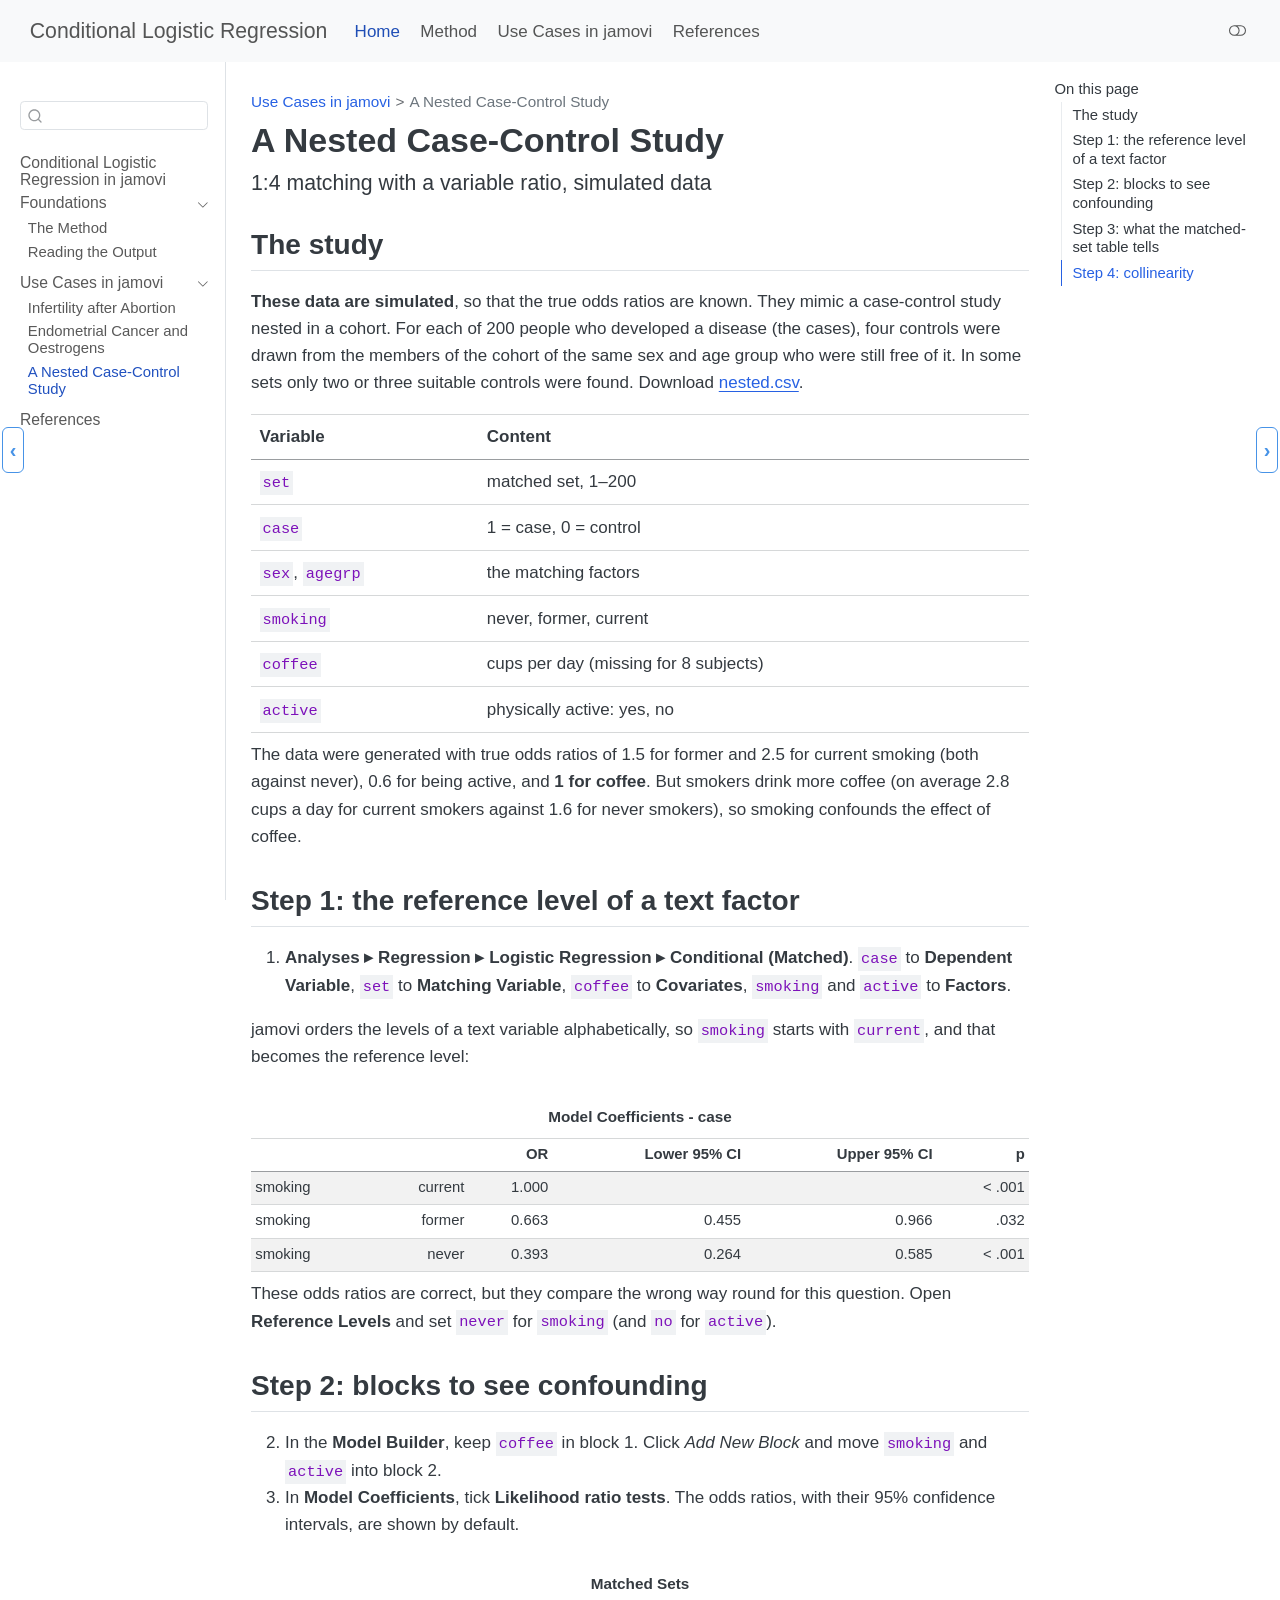
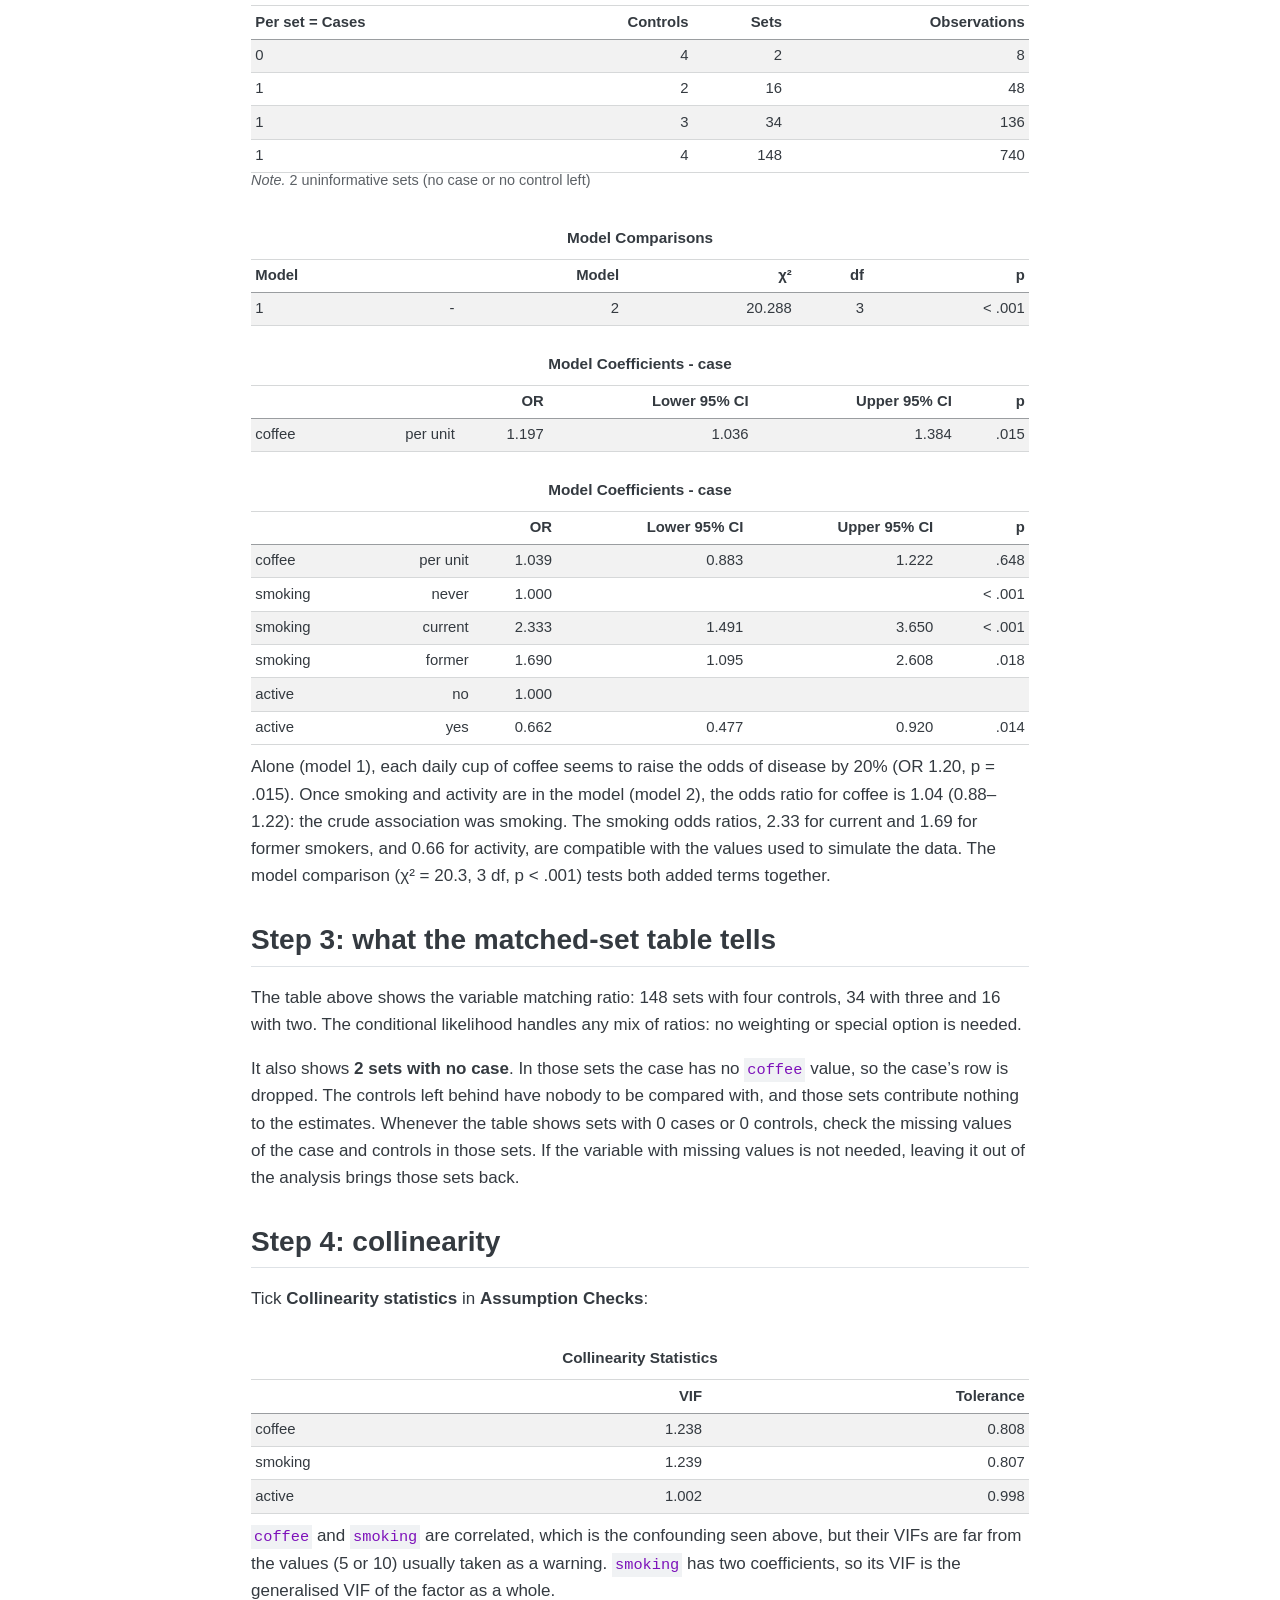
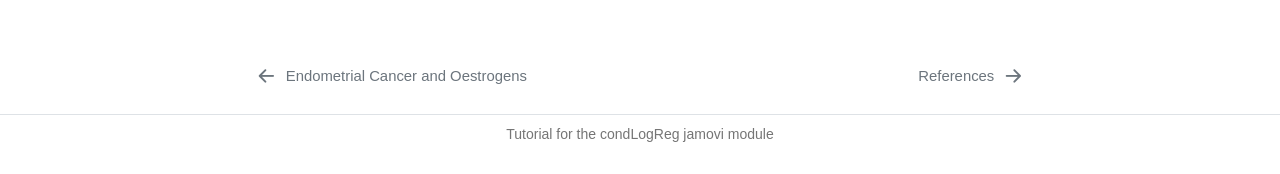
<file: docs/usecases/nested.html>
<!DOCTYPE html>
<html xmlns="http://www.w3.org/1999/xhtml" lang="en" xml:lang="en"><head>

<meta charset="utf-8">
<meta name="generator" content="quarto-1.10.18">

<meta name="viewport" content="width=device-width, initial-scale=1.0, user-scalable=yes">


<title>A Nested Case-Control Study – Conditional Logistic Regression</title>
<style>
/* Default styles provided by pandoc.
** See https://pandoc.org/MANUAL.html#variables-for-html for config info.
*/
span.smallcaps{font-variant: small-caps;}
div.columns{display: flex; gap: 1.5em;}
div.column{flex: auto;}
@media screen {
div.columns{gap: min(4vw, 1.5em);}
div.column{overflow-x: auto;}
}
div.hanging-indent{margin-left: 1.5em; text-indent: -1.5em;}
ul.task-list{list-style: none;}
ul.task-list li input[type="checkbox"] {
  width: 0.8em;
  margin: 0 0.8em 0.2em -1em; /* quarto-specific, see https://github.com/quarto-dev/quarto-cli/issues/4556 */ 
  vertical-align: middle;
}
</style>


<script src="../site_libs/quarto-nav/quarto-nav.js"></script>
<script src="../site_libs/quarto-nav/headroom.min.js"></script>
<script src="../site_libs/clipboard/clipboard.min.js"></script>
<script src="../site_libs/quarto-search/autocomplete.umd.js"></script>
<script src="../site_libs/quarto-search/fuse.min.js"></script>
<script src="../site_libs/quarto-search/quarto-search.js"></script>
<meta name="quarto:offset" content="../">
<link href="../references.html" rel="next">
<link href="../usecases/bdendo.html" rel="prev">
<script src="../site_libs/quarto-html/quarto.js" type="module"></script>
<script src="../site_libs/quarto-html/tabsets/tabsets.js" type="module"></script>
<script src="../site_libs/quarto-html/popper.min.js"></script>
<script src="../site_libs/quarto-html/tippy.umd.min.js"></script>
<script src="../site_libs/quarto-html/anchor.min.js"></script>
<link href="../site_libs/quarto-html/tippy.css" rel="stylesheet">
<link href="../site_libs/quarto-html/quarto-syntax-highlighting-64a204ab8560d761af7679ceaba22944.css" rel="stylesheet" class="quarto-color-scheme" id="quarto-text-highlighting-styles">
<link href="../site_libs/quarto-html/quarto-syntax-highlighting-dark-b85bc7c33db8c58e0ec93c3465666fed.css" rel="stylesheet" class="quarto-color-scheme quarto-color-alternate" id="quarto-text-highlighting-styles">
<link href="../site_libs/quarto-html/quarto-syntax-highlighting-64a204ab8560d761af7679ceaba22944.css" rel="stylesheet" class="quarto-color-scheme-extra" id="quarto-text-highlighting-styles">
<script src="../site_libs/bootstrap/bootstrap.min.js"></script>
<link href="../site_libs/bootstrap/bootstrap-icons.css" rel="stylesheet">
<link href="../site_libs/bootstrap/bootstrap-e5e84f5a70260acdabf710505354887c.min.css" rel="stylesheet" append-hash="true" class="quarto-color-scheme" id="quarto-bootstrap" data-mode="light">
<link href="../site_libs/bootstrap/bootstrap-dark-4143a9d5f9d8f9deb4202a6d60211dcc.min.css" rel="stylesheet" append-hash="true" class="quarto-color-scheme quarto-color-alternate" id="quarto-bootstrap" data-mode="dark">
<link href="../site_libs/bootstrap/bootstrap-e5e84f5a70260acdabf710505354887c.min.css" rel="stylesheet" append-hash="true" class="quarto-color-scheme-extra" id="quarto-bootstrap" data-mode="light">
<script id="quarto-search-options" type="application/json">{
  "location": "sidebar",
  "copy-button": false,
  "collapse-after": 3,
  "panel-placement": "start",
  "type": "textbox",
  "limit": 50,
  "keyboard-shortcut": [
    "f",
    "/",
    "s"
  ],
  "language": {
    "search-no-results-text": "No results",
    "search-matching-documents-text": "matching documents",
    "search-copy-link-title": "Copy link to search",
    "search-hide-matches-text": "Hide additional matches",
    "search-more-match-text": "more match in this document",
    "search-more-matches-text": "more matches in this document",
    "search-clear-button-title": "Clear",
    "search-text-placeholder": "",
    "search-detached-cancel-button-title": "Cancel",
    "search-submit-button-title": "Submit",
    "search-label": "Search"
  }
}</script>


<link rel="stylesheet" href="../styles.css">
</head>

<body class="nav-sidebar docked nav-fixed quarto-light"><script id="quarto-html-before-body" type="application/javascript">
    const toggleBodyColorMode = (bsSheetEl) => {
      const mode = bsSheetEl.getAttribute("data-mode");
      const bodyEl = window.document.querySelector("body");
      if (mode === "dark") {
        bodyEl.classList.add("quarto-dark");
        bodyEl.classList.remove("quarto-light");
      } else {
        bodyEl.classList.add("quarto-light");
        bodyEl.classList.remove("quarto-dark");
      }
    }
    const toggleBodyColorPrimary = () => {
      const bsSheetEl = window.document.querySelector("link#quarto-bootstrap:not([rel=disabled-stylesheet])");
      if (bsSheetEl) {
        toggleBodyColorMode(bsSheetEl);
      }
    }
    const setColorSchemeToggle = (alternate) => {
      const toggles = window.document.querySelectorAll('.quarto-color-scheme-toggle');
      for (let i=0; i < toggles.length; i++) {
        const toggle = toggles[i];
        if (toggle) {
          if (alternate) {
            toggle.classList.add("alternate");
          } else {
            toggle.classList.remove("alternate");
          }
        }
      }
    };
    const toggleColorMode = (alternate) => {
      // Switch the stylesheets
      const primaryStylesheets = window.document.querySelectorAll('link.quarto-color-scheme:not(.quarto-color-alternate)');
      const alternateStylesheets = window.document.querySelectorAll('link.quarto-color-scheme.quarto-color-alternate');
      manageTransitions('#quarto-margin-sidebar .nav-link', false);
      if (alternate) {
        // note: dark is layered on light, we don't disable primary!
        enableStylesheet(alternateStylesheets);
        for (const sheetNode of alternateStylesheets) {
          if (sheetNode.id === "quarto-bootstrap") {
            toggleBodyColorMode(sheetNode);
          }
        }
      } else {
        disableStylesheet(alternateStylesheets);
        enableStylesheet(primaryStylesheets)
        toggleBodyColorPrimary();
      }
      manageTransitions('#quarto-margin-sidebar .nav-link', true);
      // Switch the toggles
      setColorSchemeToggle(alternate)
      // Hack to workaround the fact that safari doesn't
      // properly recolor the scrollbar when toggling (#1455)
      if (navigator.userAgent.indexOf('Safari') > 0 && navigator.userAgent.indexOf('Chrome') == -1) {
        manageTransitions("body", false);
        window.scrollTo(0, 1);
        setTimeout(() => {
          window.scrollTo(0, 0);
          manageTransitions("body", true);
        }, 40);
      }
    }
    const disableStylesheet = (stylesheets) => {
      for (let i=0; i < stylesheets.length; i++) {
        const stylesheet = stylesheets[i];
        stylesheet.rel = 'disabled-stylesheet';
      }
    }
    const enableStylesheet = (stylesheets) => {
      for (let i=0; i < stylesheets.length; i++) {
        const stylesheet = stylesheets[i];
        if(stylesheet.rel !== 'stylesheet') { // for Chrome, which will still FOUC without this check
          stylesheet.rel = 'stylesheet';
        }
      }
    }
    const manageTransitions = (selector, allowTransitions) => {
      const els = window.document.querySelectorAll(selector);
      for (let i=0; i < els.length; i++) {
        const el = els[i];
        if (allowTransitions) {
          el.classList.remove('notransition');
        } else {
          el.classList.add('notransition');
        }
      }
    }
    const isFileUrl = () => {
      return window.location.protocol === 'file:';
    }
    const hasAlternateSentinel = () => {
      let styleSentinel = getColorSchemeSentinel();
      if (styleSentinel !== null) {
        return styleSentinel === "alternate";
      } else {
        return false;
      }
    }
    const setStyleSentinel = (alternate) => {
      const value = alternate ? "alternate" : "default";
      if (!isFileUrl()) {
        window.localStorage.setItem("quarto-color-scheme", value);
      } else {
        localAlternateSentinel = value;
      }
    }
    const getColorSchemeSentinel = () => {
      if (!isFileUrl()) {
        const storageValue = window.localStorage.getItem("quarto-color-scheme");
        return storageValue != null ? storageValue : localAlternateSentinel;
      } else {
        return localAlternateSentinel;
      }
    }
    const toggleGiscusIfUsed = (isAlternate, darkModeDefault) => {
      const baseTheme = document.querySelector('#giscus-base-theme')?.value ?? 'light';
      const alternateTheme = document.querySelector('#giscus-alt-theme')?.value ?? 'dark';
      let newTheme = '';
      if(authorPrefersDark) {
        newTheme = isAlternate ? baseTheme : alternateTheme;
      } else {
        newTheme = isAlternate ? alternateTheme : baseTheme;
      }
      const changeGiscusTheme = () => {
        // From: https://github.com/giscus/giscus/issues/336
        const sendMessage = (message) => {
          const iframe = document.querySelector('iframe.giscus-frame');
          if (!iframe) return;
          iframe.contentWindow.postMessage({ giscus: message }, 'https://giscus.app');
        }
        sendMessage({
          setConfig: {
            theme: newTheme
          }
        });
      }
      const isGiscussLoaded = window.document.querySelector('iframe.giscus-frame') !== null;
      if (isGiscussLoaded) {
        changeGiscusTheme();
      }
    };
    const authorPrefersDark = false;
    const darkModeDefault = authorPrefersDark;
      document.querySelector('link#quarto-text-highlighting-styles.quarto-color-scheme-extra').rel = 'disabled-stylesheet';
      document.querySelector('link#quarto-bootstrap.quarto-color-scheme-extra').rel = 'disabled-stylesheet';
    let localAlternateSentinel = darkModeDefault ? 'alternate' : 'default';
    // Dark / light mode switch
    window.quartoToggleColorScheme = () => {
      // Read the current dark / light value
      let toAlternate = !hasAlternateSentinel();
      toggleColorMode(toAlternate);
      setStyleSentinel(toAlternate);
      toggleGiscusIfUsed(toAlternate, darkModeDefault);
      window.dispatchEvent(new Event('resize'));
    };
    // Switch to dark mode if need be
    if (hasAlternateSentinel()) {
      toggleColorMode(true);
    } else {
      toggleColorMode(false);
    }
  </script>

<div id="quarto-search-results"></div>
  <header id="quarto-header" class="headroom fixed-top">
    <nav class="navbar navbar-expand-lg " data-bs-theme="dark">
      <div class="navbar-container container-fluid">
      <div class="navbar-brand-container mx-auto">
    <a class="navbar-brand" href="../index.html">
    <span class="navbar-title">Conditional Logistic Regression</span>
    </a>
  </div>
          <button class="navbar-toggler" type="button" data-bs-toggle="collapse" data-bs-target="#navbarCollapse" aria-controls="navbarCollapse" role="menu" aria-expanded="false" aria-label="Toggle navigation" onclick="if (window.quartoToggleHeadroom) { window.quartoToggleHeadroom(); }">
  <span class="navbar-toggler-icon"></span>
</button>
          <div class="collapse navbar-collapse" id="navbarCollapse">
            <ul class="navbar-nav navbar-nav-scroll me-auto">
  <li class="nav-item">
    <a class="nav-link active" href="../index.html" aria-current="page"> 
<span class="menu-text">Home</span></a>
  </li>  
  <li class="nav-item">
    <a class="nav-link" href="../foundations/method.html"> 
<span class="menu-text">Method</span></a>
  </li>  
  <li class="nav-item">
    <a class="nav-link" href="../usecases/index.html"> 
<span class="menu-text">Use Cases in jamovi</span></a>
  </li>  
  <li class="nav-item">
    <a class="nav-link" href="../references.html"> 
<span class="menu-text">References</span></a>
  </li>  
</ul>
          </div> <!-- /navcollapse -->
            <div class="quarto-navbar-tools">
  <a href="" class="quarto-color-scheme-toggle quarto-navigation-tool  px-1" onclick="window.quartoToggleColorScheme(); return false;" title="Toggle dark mode"><i class="bi"></i></a>
</div>
      </div> <!-- /container-fluid -->
    </nav>
  <nav class="quarto-secondary-nav">
    <div class="container-fluid d-flex">
      <button type="button" class="quarto-btn-toggle btn" data-bs-toggle="collapse" role="button" data-bs-target=".quarto-sidebar-collapse-item" aria-controls="quarto-sidebar" aria-expanded="false" aria-label="Toggle sidebar navigation" onclick="if (window.quartoToggleHeadroom) { window.quartoToggleHeadroom(); }">
        <i class="bi bi-layout-text-sidebar-reverse"></i>
      </button>
        <nav class="quarto-page-breadcrumbs" aria-label="breadcrumb"><ol class="breadcrumb"><li class="breadcrumb-item"><a href="../usecases/index.html">Use Cases in jamovi</a></li><li class="breadcrumb-item"><a href="../usecases/nested.html">A Nested Case-Control Study</a></li></ol></nav>
        <a class="flex-grow-1" role="navigation" data-bs-toggle="collapse" data-bs-target=".quarto-sidebar-collapse-item" aria-controls="quarto-sidebar" aria-expanded="false" aria-label="Toggle sidebar navigation" onclick="if (window.quartoToggleHeadroom) { window.quartoToggleHeadroom(); }">      
        </a>
      <button type="button" class="btn quarto-search-button" aria-label="Search" onclick="window.quartoOpenSearch();">
        <i class="bi bi-search"></i>
      </button>
    </div>
  </nav>
</header>
<!-- content -->
<div id="quarto-content" class="quarto-container page-columns page-rows-contents page-layout-article page-navbar">
<!-- sidebar -->
  <nav id="quarto-sidebar" class="sidebar collapse collapse-horizontal quarto-sidebar-collapse-item sidebar-navigation docked overflow-auto">
        <div class="mt-2 flex-shrink-0 align-items-center">
        <div class="sidebar-search">
        <div id="quarto-search" class="" title="Search"></div>
        </div>
        </div>
    <div class="sidebar-menu-container"> 
    <ul class="list-unstyled mt-1">
        <li class="sidebar-item">
  <div class="sidebar-item-container"> 
  <a href="../index.html" class="sidebar-item-text sidebar-link">
 <span class="menu-text">Conditional Logistic Regression in jamovi</span></a>
  </div>
</li>
        <li class="sidebar-item sidebar-item-section">
      <div class="sidebar-item-container"> 
            <a class="sidebar-item-text sidebar-link text-start" data-bs-toggle="collapse" data-bs-target="#quarto-sidebar-section-1" role="navigation" aria-expanded="true">
 <span class="menu-text">Foundations</span></a>
          <a class="sidebar-item-toggle text-start" data-bs-toggle="collapse" data-bs-target="#quarto-sidebar-section-1" role="navigation" aria-expanded="true" aria-label="Toggle section">
            <i class="bi bi-chevron-right ms-2"></i>
          </a> 
      </div>
      <ul id="quarto-sidebar-section-1" class="collapse list-unstyled sidebar-section depth1 show">  
          <li class="sidebar-item">
  <div class="sidebar-item-container"> 
  <a href="../foundations/method.html" class="sidebar-item-text sidebar-link">
 <span class="menu-text">The Method</span></a>
  </div>
</li>
          <li class="sidebar-item">
  <div class="sidebar-item-container"> 
  <a href="../foundations/output.html" class="sidebar-item-text sidebar-link">
 <span class="menu-text">Reading the Output</span></a>
  </div>
</li>
      </ul>
  </li>
        <li class="sidebar-item sidebar-item-section">
      <div class="sidebar-item-container"> 
            <a href="../usecases/index.html" class="sidebar-item-text sidebar-link">
 <span class="menu-text">Use Cases in jamovi</span></a>
          <a class="sidebar-item-toggle text-start" data-bs-toggle="collapse" data-bs-target="#quarto-sidebar-section-2" role="navigation" aria-expanded="true" aria-label="Toggle section">
            <i class="bi bi-chevron-right ms-2"></i>
          </a> 
      </div>
      <ul id="quarto-sidebar-section-2" class="collapse list-unstyled sidebar-section depth1 show">  
          <li class="sidebar-item">
  <div class="sidebar-item-container"> 
  <a href="../usecases/infert.html" class="sidebar-item-text sidebar-link">
 <span class="menu-text">Infertility after Abortion</span></a>
  </div>
</li>
          <li class="sidebar-item">
  <div class="sidebar-item-container"> 
  <a href="../usecases/bdendo.html" class="sidebar-item-text sidebar-link">
 <span class="menu-text">Endometrial Cancer and Oestrogens</span></a>
  </div>
</li>
          <li class="sidebar-item">
  <div class="sidebar-item-container"> 
  <a href="../usecases/nested.html" class="sidebar-item-text sidebar-link active">
 <span class="menu-text">A Nested Case-Control Study</span></a>
  </div>
</li>
      </ul>
  </li>
        <li class="sidebar-item">
  <div class="sidebar-item-container"> 
  <a href="../references.html" class="sidebar-item-text sidebar-link">
 <span class="menu-text">References</span></a>
  </div>
</li>
    </ul>
    </div>
</nav>
<div id="quarto-sidebar-glass" class="quarto-sidebar-collapse-item" data-bs-toggle="collapse" data-bs-target=".quarto-sidebar-collapse-item"></div>
<!-- margin-sidebar -->
    <div id="quarto-margin-sidebar" class="sidebar margin-sidebar">
        <nav id="TOC" role="doc-toc" class="toc-active">
    <h2 id="toc-title">On this page</h2>
   
  <ul>
  <li><a href="#the-study" id="toc-the-study" class="nav-link active" data-scroll-target="#the-study">The study</a></li>
  <li><a href="#step-1-the-reference-level-of-a-text-factor" id="toc-step-1-the-reference-level-of-a-text-factor" class="nav-link" data-scroll-target="#step-1-the-reference-level-of-a-text-factor">Step 1: the reference level of a text factor</a></li>
  <li><a href="#step-2-blocks-to-see-confounding" id="toc-step-2-blocks-to-see-confounding" class="nav-link" data-scroll-target="#step-2-blocks-to-see-confounding">Step 2: blocks to see confounding</a></li>
  <li><a href="#step-3-what-the-matched-set-table-tells" id="toc-step-3-what-the-matched-set-table-tells" class="nav-link" data-scroll-target="#step-3-what-the-matched-set-table-tells">Step 3: what the matched-set table tells</a></li>
  <li><a href="#step-4-collinearity" id="toc-step-4-collinearity" class="nav-link" data-scroll-target="#step-4-collinearity">Step 4: collinearity</a></li>
  </ul>
</nav>
    </div>
<!-- main -->
<main class="content" id="quarto-document-content">


<header id="title-block-header" class="quarto-title-block default"><nav class="quarto-page-breadcrumbs quarto-title-breadcrumbs d-none d-lg-block" aria-label="breadcrumb"><ol class="breadcrumb"><li class="breadcrumb-item"><a href="../usecases/index.html">Use Cases in jamovi</a></li><li class="breadcrumb-item"><a href="../usecases/nested.html">A Nested Case-Control Study</a></li></ol></nav>
<div class="quarto-title">
<h1 class="title">A Nested Case-Control Study</h1>
<p class="subtitle lead">1:4 matching with a variable ratio, simulated data</p>
</div>



<div class="quarto-title-meta">

    
  
    
  </div>
  


</header>


<section id="the-study" class="level2">
<h2 class="anchored" data-anchor-id="the-study">The study</h2>
<p><strong>These data are simulated</strong>, so that the true odds ratios are known. They mimic a case-control study nested in a cohort. For each of 200 people who developed a disease (the cases), four controls were drawn from the members of the cohort of the same sex and age group who were still free of it. In some sets only two or three suitable controls were found. Download <a href="../data/nested.csv">nested.csv</a>.</p>
<table class="caption-top table">
<thead>
<tr class="header">
<th>Variable</th>
<th>Content</th>
</tr>
</thead>
<tbody>
<tr class="odd">
<td><code>set</code></td>
<td>matched set, 1–200</td>
</tr>
<tr class="even">
<td><code>case</code></td>
<td>1 = case, 0 = control</td>
</tr>
<tr class="odd">
<td><code>sex</code>, <code>agegrp</code></td>
<td>the matching factors</td>
</tr>
<tr class="even">
<td><code>smoking</code></td>
<td>never, former, current</td>
</tr>
<tr class="odd">
<td><code>coffee</code></td>
<td>cups per day (missing for 8 subjects)</td>
</tr>
<tr class="even">
<td><code>active</code></td>
<td>physically active: yes, no</td>
</tr>
</tbody>
</table>
<p>The data were generated with true odds ratios of 1.5 for former and 2.5 for current smoking (both against never), 0.6 for being active, and <strong>1 for coffee</strong>. But smokers drink more coffee (on average 2.8 cups a day for current smokers against 1.6 for never smokers), so smoking confounds the effect of coffee.</p>
</section>
<section id="step-1-the-reference-level-of-a-text-factor" class="level2">
<h2 class="anchored" data-anchor-id="step-1-the-reference-level-of-a-text-factor">Step 1: the reference level of a text factor</h2>
<ol type="1">
<li><strong>Analyses ▸ Regression ▸ Logistic Regression ▸ Conditional (Matched)</strong>. <code>case</code> to <strong>Dependent Variable</strong>, <code>set</code> to <strong>Matching Variable</strong>, <code>coffee</code> to <strong>Covariates</strong>, <code>smoking</code> and <code>active</code> to <strong>Factors</strong>.</li>
</ol>
<p>jamovi orders the levels of a text variable alphabetically, so <code>smoking</code> starts with <code>current</code>, and that becomes the reference level:</p>
<div class="cell">
<div class="cell-output-display">
<table class="table table-sm jtab caption-top table-striped small">
<caption>Model Coefficients - case</caption>
<thead>
<tr class="header">
<th style="text-align: left;" data-quarto-table-cell-role="th"></th>
<th style="text-align: right;" data-quarto-table-cell-role="th"></th>
<th style="text-align: right;" data-quarto-table-cell-role="th">OR</th>
<th style="text-align: right;" data-quarto-table-cell-role="th">Lower 95% CI</th>
<th style="text-align: right;" data-quarto-table-cell-role="th">Upper 95% CI</th>
<th style="text-align: right;" data-quarto-table-cell-role="th">p</th>
</tr>
</thead>
<tbody>
<tr class="odd">
<td style="text-align: left;">smoking</td>
<td style="text-align: right;">current</td>
<td style="text-align: right;">1.000</td>
<td style="text-align: right;"></td>
<td style="text-align: right;"></td>
<td style="text-align: right;">&lt; .001</td>
</tr>
<tr class="even">
<td style="text-align: left;">smoking</td>
<td style="text-align: right;">former</td>
<td style="text-align: right;">0.663</td>
<td style="text-align: right;">0.455</td>
<td style="text-align: right;">0.966</td>
<td style="text-align: right;">.032</td>
</tr>
<tr class="odd">
<td style="text-align: left;">smoking</td>
<td style="text-align: right;">never</td>
<td style="text-align: right;">0.393</td>
<td style="text-align: right;">0.264</td>
<td style="text-align: right;">0.585</td>
<td style="text-align: right;">&lt; .001</td>
</tr>
</tbody>
</table>
</div>
</div>
<p>These odds ratios are correct, but they compare the wrong way round for this question. Open <strong>Reference Levels</strong> and set <code>never</code> for <code>smoking</code> (and <code>no</code> for <code>active</code>).</p>
</section>
<section id="step-2-blocks-to-see-confounding" class="level2">
<h2 class="anchored" data-anchor-id="step-2-blocks-to-see-confounding">Step 2: blocks to see confounding</h2>
<ol start="2" type="1">
<li>In the <strong>Model Builder</strong>, keep <code>coffee</code> in block 1. Click <em>Add New Block</em> and move <code>smoking</code> and <code>active</code> into block 2.</li>
<li>In <strong>Model Coefficients</strong>, tick <strong>Likelihood ratio tests</strong>. The odds ratios, with their 95% confidence intervals, are shown by default.</li>
</ol>
<div class="cell">
<div class="cell-output-display">
<table class="table table-sm jtab caption-top table-striped small">
<caption>Matched Sets</caption>
<thead>
<tr class="header">
<th style="text-align: left;" data-quarto-table-cell-role="th">Per set = Cases</th>
<th style="text-align: right;" data-quarto-table-cell-role="th">Controls</th>
<th style="text-align: right;" data-quarto-table-cell-role="th">Sets</th>
<th style="text-align: right;" data-quarto-table-cell-role="th">Observations</th>
</tr>
</thead>
<tbody>
<tr class="odd">
<td style="text-align: left;">0</td>
<td style="text-align: right;">4</td>
<td style="text-align: right;">2</td>
<td style="text-align: right;">8</td>
</tr>
<tr class="even">
<td style="text-align: left;">1</td>
<td style="text-align: right;">2</td>
<td style="text-align: right;">16</td>
<td style="text-align: right;">48</td>
</tr>
<tr class="odd">
<td style="text-align: left;">1</td>
<td style="text-align: right;">3</td>
<td style="text-align: right;">34</td>
<td style="text-align: right;">136</td>
</tr>
<tr class="even">
<td style="text-align: left;">1</td>
<td style="text-align: right;">4</td>
<td style="text-align: right;">148</td>
<td style="text-align: right;">740</td>
</tr>
</tbody>
</table>
<p class="jnote"><i>Note.</i> 2 uninformative sets (no case or no control left)</p>
</div>
<div class="cell-output-display">
<table class="table table-sm jtab caption-top table-striped small">
<caption>Model Comparisons</caption>
<thead>
<tr class="header">
<th style="text-align: left;" data-quarto-table-cell-role="th">Model</th>
<th style="text-align: right;" data-quarto-table-cell-role="th"></th>
<th style="text-align: right;" data-quarto-table-cell-role="th">Model</th>
<th style="text-align: right;" data-quarto-table-cell-role="th">χ²</th>
<th style="text-align: right;" data-quarto-table-cell-role="th">df</th>
<th style="text-align: right;" data-quarto-table-cell-role="th">p</th>
</tr>
</thead>
<tbody>
<tr class="odd">
<td style="text-align: left;">1</td>
<td style="text-align: right;">-</td>
<td style="text-align: right;">2</td>
<td style="text-align: right;">20.288</td>
<td style="text-align: right;">3</td>
<td style="text-align: right;">&lt; .001</td>
</tr>
</tbody>
</table>
</div>
</div>
<div class="cell">
<div class="cell-output-display">
<table class="table table-sm jtab caption-top table-striped small">
<caption>Model Coefficients - case</caption>
<thead>
<tr class="header">
<th style="text-align: left;" data-quarto-table-cell-role="th"></th>
<th style="text-align: right;" data-quarto-table-cell-role="th"></th>
<th style="text-align: right;" data-quarto-table-cell-role="th">OR</th>
<th style="text-align: right;" data-quarto-table-cell-role="th">Lower 95% CI</th>
<th style="text-align: right;" data-quarto-table-cell-role="th">Upper 95% CI</th>
<th style="text-align: right;" data-quarto-table-cell-role="th">p</th>
</tr>
</thead>
<tbody>
<tr class="odd">
<td style="text-align: left;">coffee</td>
<td style="text-align: right;">per unit</td>
<td style="text-align: right;">1.197</td>
<td style="text-align: right;">1.036</td>
<td style="text-align: right;">1.384</td>
<td style="text-align: right;">.015</td>
</tr>
</tbody>
</table>
</div>
<div class="cell-output-display">
<table class="table table-sm jtab caption-top table-striped small">
<caption>Model Coefficients - case</caption>
<thead>
<tr class="header">
<th style="text-align: left;" data-quarto-table-cell-role="th"></th>
<th style="text-align: right;" data-quarto-table-cell-role="th"></th>
<th style="text-align: right;" data-quarto-table-cell-role="th">OR</th>
<th style="text-align: right;" data-quarto-table-cell-role="th">Lower 95% CI</th>
<th style="text-align: right;" data-quarto-table-cell-role="th">Upper 95% CI</th>
<th style="text-align: right;" data-quarto-table-cell-role="th">p</th>
</tr>
</thead>
<tbody>
<tr class="odd">
<td style="text-align: left;">coffee</td>
<td style="text-align: right;">per unit</td>
<td style="text-align: right;">1.039</td>
<td style="text-align: right;">0.883</td>
<td style="text-align: right;">1.222</td>
<td style="text-align: right;">.648</td>
</tr>
<tr class="even">
<td style="text-align: left;">smoking</td>
<td style="text-align: right;">never</td>
<td style="text-align: right;">1.000</td>
<td style="text-align: right;"></td>
<td style="text-align: right;"></td>
<td style="text-align: right;">&lt; .001</td>
</tr>
<tr class="odd">
<td style="text-align: left;">smoking</td>
<td style="text-align: right;">current</td>
<td style="text-align: right;">2.333</td>
<td style="text-align: right;">1.491</td>
<td style="text-align: right;">3.650</td>
<td style="text-align: right;">&lt; .001</td>
</tr>
<tr class="even">
<td style="text-align: left;">smoking</td>
<td style="text-align: right;">former</td>
<td style="text-align: right;">1.690</td>
<td style="text-align: right;">1.095</td>
<td style="text-align: right;">2.608</td>
<td style="text-align: right;">.018</td>
</tr>
<tr class="odd">
<td style="text-align: left;">active</td>
<td style="text-align: right;">no</td>
<td style="text-align: right;">1.000</td>
<td style="text-align: right;"></td>
<td style="text-align: right;"></td>
<td style="text-align: right;"></td>
</tr>
<tr class="even">
<td style="text-align: left;">active</td>
<td style="text-align: right;">yes</td>
<td style="text-align: right;">0.662</td>
<td style="text-align: right;">0.477</td>
<td style="text-align: right;">0.920</td>
<td style="text-align: right;">.014</td>
</tr>
</tbody>
</table>
</div>
</div>
<p>Alone (model 1), each daily cup of coffee seems to raise the odds of disease by 20% (OR 1.20, p = .015). Once smoking and activity are in the model (model 2), the odds ratio for coffee is 1.04 (0.88–1.22): the crude association was smoking. The smoking odds ratios, 2.33 for current and 1.69 for former smokers, and 0.66 for activity, are compatible with the values used to simulate the data. The model comparison (χ² = 20.3, 3 df, p &lt; .001) tests both added terms together.</p>
</section>
<section id="step-3-what-the-matched-set-table-tells" class="level2">
<h2 class="anchored" data-anchor-id="step-3-what-the-matched-set-table-tells">Step 3: what the matched-set table tells</h2>
<p>The table above shows the variable matching ratio: 148 sets with four controls, 34 with three and 16 with two. The conditional likelihood handles any mix of ratios: no weighting or special option is needed.</p>
<p>It also shows <strong>2 sets with no case</strong>. In those sets the case has no <code>coffee</code> value, so the case’s row is dropped. The controls left behind have nobody to be compared with, and those sets contribute nothing to the estimates. Whenever the table shows sets with 0 cases or 0 controls, check the missing values of the case and controls in those sets. If the variable with missing values is not needed, leaving it out of the analysis brings those sets back.</p>
</section>
<section id="step-4-collinearity" class="level2">
<h2 class="anchored" data-anchor-id="step-4-collinearity">Step 4: collinearity</h2>
<p>Tick <strong>Collinearity statistics</strong> in <strong>Assumption Checks</strong>:</p>
<div class="cell">
<div class="cell-output-display">
<table class="table table-sm jtab caption-top table-striped small">
<caption>Collinearity Statistics</caption>
<thead>
<tr class="header">
<th style="text-align: left;" data-quarto-table-cell-role="th"></th>
<th style="text-align: right;" data-quarto-table-cell-role="th">VIF</th>
<th style="text-align: right;" data-quarto-table-cell-role="th">Tolerance</th>
</tr>
</thead>
<tbody>
<tr class="odd">
<td style="text-align: left;">coffee</td>
<td style="text-align: right;">1.238</td>
<td style="text-align: right;">0.808</td>
</tr>
<tr class="even">
<td style="text-align: left;">smoking</td>
<td style="text-align: right;">1.239</td>
<td style="text-align: right;">0.807</td>
</tr>
<tr class="odd">
<td style="text-align: left;">active</td>
<td style="text-align: right;">1.002</td>
<td style="text-align: right;">0.998</td>
</tr>
</tbody>
</table>
</div>
</div>
<p><code>coffee</code> and <code>smoking</code> are correlated, which is the confounding seen above, but their VIFs are far from the values (5 or 10) usually taken as a warning. <code>smoking</code> has two coefficients, so its VIF is the generalised VIF of the factor as a whole.</p>


</section>

<a onclick="window.scrollTo(0, 0); return false;" role="button" id="quarto-back-to-top"><i class="bi bi-arrow-up"></i> Back to top</a></main> <!-- /main -->
<!-- Collapsible left (contents) and right (on this page) panels on wide
     screens: a button at each edge, ‹ hides a panel and › brings it back; the
     text widens into the space; the choice is remembered between pages.
     Copied from jamovi-skill/templates/tutorial/collapse.html; included with
     format: html: include-after-body: collapse.html in _quarto.yml. -->
<style>
.panel-toggle {
  position: fixed; top: 50%; transform: translateY(-50%); z-index: 1100;
  width: 22px; height: 46px; padding: 0; font-size: 20px; line-height: 1;
  border: 1px solid var(--bs-border-color, #ccc); border-radius: 6px;
  background: var(--bs-body-bg, #fff); color: var(--bs-body-color, #333);
  opacity: 0.7; cursor: pointer;
}
.panel-toggle:hover { opacity: 1; }
/* blue, for visibility: the edge buttons and the site title in the contents */
.panel-toggle { color: #2780e3; border-color: #2780e3; font-weight: bold; opacity: 0.85; }
.sidebar-title, .sidebar-title a { color: #2780e3 !important; }
body.quarto-dark .panel-toggle { color: #6aa9f0; border-color: #6aa9f0; }
body.quarto-dark .sidebar-title, body.quarto-dark .sidebar-title a { color: #6aa9f0 !important; }
#panel-toggle-left { left: 2px; }
#panel-toggle-right { right: 2px; }
@media (max-width: 991.98px) { .panel-toggle { display: none; } }
@media (min-width: 992px) {
  body.panel-left-off #quarto-sidebar { display: none !important; }
  body.panel-right-off #quarto-margin-sidebar { display: none !important; }
  body.panel-left-off main.content { grid-column-start: page-start !important; }
  body.panel-right-off main.content { grid-column-end: page-end !important; }
}
</style>
<script>
(function () {
  var KEY = "tutorial-panels";
  var state = { left: true, right: true };
  try { var s = JSON.parse(localStorage.getItem(KEY)); if (s) state = s; } catch (e) {}
  function apply() {
    document.body.classList.toggle("panel-left-off", !state.left);
    document.body.classList.toggle("panel-right-off", !state.right);
    var l = document.getElementById("panel-toggle-left"), r = document.getElementById("panel-toggle-right");
    if (l) { l.textContent = state.left ? "‹" : "›"; l.title = state.left ? "Hide the contents" : "Show the contents"; }
    if (r) { r.textContent = state.right ? "›" : "‹"; r.title = state.right ? "Hide 'On this page'" : "Show 'On this page'"; }
    try { localStorage.setItem(KEY, JSON.stringify(state)); } catch (e) {}
  }
  function button(id, side) {
    var b = document.createElement("button");
    b.type = "button"; b.id = id; b.className = "panel-toggle";
    b.addEventListener("click", function () { state[side] = !state[side]; apply(); });
    document.body.appendChild(b);
  }
  document.addEventListener("DOMContentLoaded", function () {
    if (document.getElementById("quarto-sidebar")) button("panel-toggle-left", "left");
    if (document.getElementById("quarto-margin-sidebar")) button("panel-toggle-right", "right");
    apply();
  });
})();
</script>
<script id="quarto-html-after-body" type="application/javascript">
  window.document.addEventListener("DOMContentLoaded", function (event) {
    // Ensure there is a toggle, if there isn't float one in the top right
    if (window.document.querySelector('.quarto-color-scheme-toggle') === null) {
      const a = window.document.createElement('a');
      a.classList.add('top-right');
      a.classList.add('quarto-color-scheme-toggle');
      a.href = "";
      a.onclick = function() { try { window.quartoToggleColorScheme(); } catch {} return false; };
      const i = window.document.createElement("i");
      i.classList.add('bi');
      a.appendChild(i);
      window.document.body.appendChild(a);
    }
    setColorSchemeToggle(hasAlternateSentinel())
    const icon = "";
    const anchorJS = new window.AnchorJS();
    anchorJS.options = {
      placement: 'right',
      icon: icon
    };
    anchorJS.add('.anchored');
    const isCodeAnnotation = (el) => {
      for (const clz of el.classList) {
        if (clz.startsWith('code-annotation-')) {                     
          return true;
        }
      }
      return false;
    }
    const onCopySuccess = function(e) {
      // button target
      const button = e.trigger;
      // don't keep focus
      button.blur();
      // flash "checked"
      button.classList.add('code-copy-button-checked');
      var currentTitle = button.getAttribute("title");
      button.setAttribute("title", "Copied!");
      let tooltip;
      if (window.bootstrap) {
        button.setAttribute("data-bs-toggle", "tooltip");
        button.setAttribute("data-bs-placement", "left");
        button.setAttribute("data-bs-title", "Copied!");
        tooltip = new bootstrap.Tooltip(button, 
          { trigger: "manual", 
            customClass: "code-copy-button-tooltip",
            offset: [0, -8]});
        tooltip.show();    
      }
      setTimeout(function() {
        if (tooltip) {
          tooltip.hide();
          button.removeAttribute("data-bs-title");
          button.removeAttribute("data-bs-toggle");
          button.removeAttribute("data-bs-placement");
        }
        button.setAttribute("title", currentTitle);
        button.classList.remove('code-copy-button-checked');
      }, 1000);
      // clear code selection
      e.clearSelection();
    }
    const getTextToCopy = function(trigger) {
      const outerScaffold = trigger.parentElement.cloneNode(true);
      const codeEl = outerScaffold.querySelector('code');
      for (const childEl of codeEl.children) {
        if (isCodeAnnotation(childEl)) {
          childEl.remove();
        }
      }
      return codeEl.innerText;
    }
    const clipboard = new window.ClipboardJS('.code-copy-button:not([data-in-quarto-modal])', {
      text: getTextToCopy
    });
    clipboard.on('success', onCopySuccess);
    if (window.document.getElementById('quarto-embedded-source-code-modal')) {
      const clipboardModal = new window.ClipboardJS('.code-copy-button[data-in-quarto-modal]', {
        text: getTextToCopy,
        container: window.document.getElementById('quarto-embedded-source-code-modal')
      });
      clipboardModal.on('success', onCopySuccess);
    }
      var localhostRegex = new RegExp(/^(?:http|https):\/\/localhost\:?[0-9]*\//);
      var mailtoRegex = new RegExp(/^mailto:/);
        var filterRegex = new RegExp('/' + window.location.host + '/');
      var isInternal = (href) => {
          return filterRegex.test(href) || localhostRegex.test(href) || mailtoRegex.test(href);
      }
      // Inspect non-navigation links and adorn them if external
     var links = window.document.querySelectorAll('a[href]:not(.nav-link):not(.navbar-brand):not(.toc-action):not(.sidebar-link):not(.sidebar-item-toggle):not(.pagination-link):not(.no-external):not([aria-hidden]):not(.dropdown-item):not(.quarto-navigation-tool):not(.about-link)');
      for (var i=0; i<links.length; i++) {
        const link = links[i];
        if (!isInternal(link.href)) {
          // undo the damage that might have been done by quarto-nav.js in the case of
          // links that we want to consider external
          if (link.dataset.originalHref !== undefined) {
            link.href = link.dataset.originalHref;
          }
        }
      }
    function tippyHover(el, contentFn, onTriggerFn, onUntriggerFn) {
      const config = {
        allowHTML: true,
        maxWidth: 500,
        delay: 100,
        arrow: false,
        appendTo: function(el) {
            return el.parentElement;
        },
        interactive: true,
        interactiveBorder: 10,
        theme: 'quarto',
        placement: 'bottom-start',
      };
      if (contentFn) {
        config.content = contentFn;
      }
      if (onTriggerFn) {
        config.onTrigger = onTriggerFn;
      }
      if (onUntriggerFn) {
        config.onUntrigger = onUntriggerFn;
      }
      window.tippy(el, config); 
    }
    const noterefs = window.document.querySelectorAll('a[role="doc-noteref"]');
    for (var i=0; i<noterefs.length; i++) {
      const ref = noterefs[i];
      tippyHover(ref, function() {
        // use id or data attribute instead here
        let href = ref.getAttribute('data-footnote-href') || ref.getAttribute('href');
        try { href = new URL(href).hash; } catch {}
        const id = href.replace(/^#\/?/, "");
        const note = window.document.getElementById(id);
        if (note) {
          return note.innerHTML;
        } else {
          return "";
        }
      });
    }
    const xrefs = window.document.querySelectorAll('a.quarto-xref');
    const processXRef = (id, note) => {
      // Strip column container classes
      const stripColumnClz = (el) => {
        el.classList.remove("page-full", "page-columns");
        if (el.children) {
          for (const child of el.children) {
            stripColumnClz(child);
          }
        }
      }
      stripColumnClz(note)
      if (id === null || id.startsWith('sec-')) {
        // Special case sections, only their first couple elements
        const container = document.createElement("div");
        if (note.children && note.children.length > 2) {
          container.appendChild(note.children[0].cloneNode(true));
          for (let i = 1; i < note.children.length; i++) {
            const child = note.children[i];
            if (child.tagName === "P" && child.innerText === "") {
              continue;
            } else {
              container.appendChild(child.cloneNode(true));
              break;
            }
          }
          if (window.Quarto?.typesetMath) {
            window.Quarto.typesetMath(container);
          }
          return container.innerHTML
        } else {
          if (window.Quarto?.typesetMath) {
            window.Quarto.typesetMath(note);
          }
          return note.innerHTML;
        }
      } else {
        // Remove any anchor links if they are present
        const anchorLink = note.querySelector('a.anchorjs-link');
        if (anchorLink) {
          anchorLink.remove();
        }
        if (window.Quarto?.typesetMath) {
          window.Quarto.typesetMath(note);
        }
        if (note.classList.contains("callout")) {
          return note.outerHTML;
        } else {
          return note.innerHTML;
        }
      }
    }
    for (var i=0; i<xrefs.length; i++) {
      const xref = xrefs[i];
      tippyHover(xref, undefined, function(instance) {
        instance.disable();
        let url = xref.getAttribute('href');
        let hash = undefined; 
        if (url.startsWith('#')) {
          hash = url;
        } else {
          try { hash = new URL(url).hash; } catch {}
        }
        if (hash) {
          const id = hash.replace(/^#\/?/, "");
          const note = window.document.getElementById(id);
          if (note !== null) {
            try {
              const html = processXRef(id, note.cloneNode(true));
              instance.setContent(html);
            } finally {
              instance.enable();
              instance.show();
            }
          } else {
            // See if we can fetch this
            fetch(url.split('#')[0])
            .then(res => res.text())
            .then(html => {
              const parser = new DOMParser();
              const htmlDoc = parser.parseFromString(html, "text/html");
              const note = htmlDoc.getElementById(id);
              if (note !== null) {
                const html = processXRef(id, note);
                instance.setContent(html);
              } 
            }).finally(() => {
              instance.enable();
              instance.show();
            });
          }
        } else {
          // See if we can fetch a full url (with no hash to target)
          // This is a special case and we should probably do some content thinning / targeting
          fetch(url)
          .then(res => res.text())
          .then(html => {
            const parser = new DOMParser();
            const htmlDoc = parser.parseFromString(html, "text/html");
            const note = htmlDoc.querySelector('main.content');
            if (note !== null) {
              // This should only happen for chapter cross references
              // (since there is no id in the URL)
              // remove the first header
              if (note.children.length > 0 && note.children[0].tagName === "HEADER") {
                note.children[0].remove();
              }
              const html = processXRef(null, note);
              instance.setContent(html);
            } 
          }).finally(() => {
            instance.enable();
            instance.show();
          });
        }
      }, function(instance) {
      });
    }
        let selectedAnnoteEl;
        const selectorForAnnotation = ( cell, annotation) => {
          let cellAttr = 'data-code-cell="' + cell + '"';
          let lineAttr = 'data-code-annotation="' +  annotation + '"';
          const selector = 'span[' + cellAttr + '][' + lineAttr + ']';
          return selector;
        }
        const selectCodeLines = (annoteEl) => {
          const doc = window.document;
          const targetCell = annoteEl.getAttribute("data-target-cell");
          const targetAnnotation = annoteEl.getAttribute("data-target-annotation");
          const annoteSpan = window.document.querySelector(selectorForAnnotation(targetCell, targetAnnotation));
          const lines = annoteSpan.getAttribute("data-code-lines").split(",");
          const lineIds = lines.map((line) => {
            return targetCell + "-" + line;
          })
          let top = null;
          let height = null;
          let parent = null;
          if (lineIds.length > 0) {
              //compute the position of the single el (top and bottom and make a div)
              const el = window.document.getElementById(lineIds[0]);
              top = el.offsetTop;
              height = el.offsetHeight;
              parent = el.parentElement.parentElement;
            if (lineIds.length > 1) {
              const lastEl = window.document.getElementById(lineIds[lineIds.length - 1]);
              const bottom = lastEl.offsetTop + lastEl.offsetHeight;
              height = bottom - top;
            }
            if (top !== null && height !== null && parent !== null) {
              // cook up a div (if necessary) and position it 
              let div = window.document.getElementById("code-annotation-line-highlight");
              if (div === null) {
                div = window.document.createElement("div");
                div.setAttribute("id", "code-annotation-line-highlight");
                div.style.position = 'absolute';
                parent.appendChild(div);
              }
              div.style.top = top - 2 + "px";
              div.style.height = height + 4 + "px";
              div.style.left = 0;
              let gutterDiv = window.document.getElementById("code-annotation-line-highlight-gutter");
              if (gutterDiv === null) {
                gutterDiv = window.document.createElement("div");
                gutterDiv.setAttribute("id", "code-annotation-line-highlight-gutter");
                gutterDiv.style.position = 'absolute';
                const codeCell = window.document.getElementById(targetCell);
                const gutter = codeCell.querySelector('.code-annotation-gutter');
                gutter.appendChild(gutterDiv);
              }
              gutterDiv.style.top = top - 2 + "px";
              gutterDiv.style.height = height + 4 + "px";
            }
            selectedAnnoteEl = annoteEl;
          }
        };
        const unselectCodeLines = () => {
          const elementsIds = ["code-annotation-line-highlight", "code-annotation-line-highlight-gutter"];
          elementsIds.forEach((elId) => {
            const div = window.document.getElementById(elId);
            if (div) {
              div.remove();
            }
          });
          selectedAnnoteEl = undefined;
        };
          // Handle positioning of the toggle
      window.addEventListener(
        "resize",
        throttle(() => {
          elRect = undefined;
          if (selectedAnnoteEl) {
            selectCodeLines(selectedAnnoteEl);
          }
        }, 10)
      );
      function throttle(fn, ms) {
      let throttle = false;
      let timer;
        return (...args) => {
          if(!throttle) { // first call gets through
              fn.apply(this, args);
              throttle = true;
          } else { // all the others get throttled
              if(timer) clearTimeout(timer); // cancel #2
              timer = setTimeout(() => {
                fn.apply(this, args);
                timer = throttle = false;
              }, ms);
          }
        };
      }
        // Attach click handler to the DT
        const annoteDls = window.document.querySelectorAll('dt[data-target-cell]');
        for (const annoteDlNode of annoteDls) {
          annoteDlNode.addEventListener('click', (event) => {
            const clickedEl = event.target;
            if (clickedEl !== selectedAnnoteEl) {
              unselectCodeLines();
              const activeEl = window.document.querySelector('dt[data-target-cell].code-annotation-active');
              if (activeEl) {
                activeEl.classList.remove('code-annotation-active');
              }
              selectCodeLines(clickedEl);
              clickedEl.classList.add('code-annotation-active');
            } else {
              // Unselect the line
              unselectCodeLines();
              clickedEl.classList.remove('code-annotation-active');
            }
          });
        }
    const findCites = (el) => {
      const parentEl = el.parentElement;
      if (parentEl) {
        const cites = parentEl.dataset.cites;
        if (cites) {
          return {
            el,
            cites: cites.split(' ')
          };
        } else {
          return findCites(el.parentElement)
        }
      } else {
        return undefined;
      }
    };
    var bibliorefs = window.document.querySelectorAll('a[role="doc-biblioref"]');
    for (var i=0; i<bibliorefs.length; i++) {
      const ref = bibliorefs[i];
      const citeInfo = findCites(ref);
      if (citeInfo) {
        tippyHover(citeInfo.el, function() {
          var popup = window.document.createElement('div');
          citeInfo.cites.forEach(function(cite) {
            var citeDiv = window.document.createElement('div');
            citeDiv.classList.add('hanging-indent');
            citeDiv.classList.add('csl-entry');
            var biblioDiv = window.document.getElementById('ref-' + cite);
            if (biblioDiv) {
              citeDiv.innerHTML = biblioDiv.innerHTML;
            }
            popup.appendChild(citeDiv);
          });
          return popup.innerHTML;
        });
      }
    }
  });
  </script>
<nav class="page-navigation">
  <div class="nav-page nav-page-previous">
      <a href="../usecases/bdendo.html" class="pagination-link" aria-label="Endometrial Cancer and Oestrogens">
        <i class="bi bi-arrow-left-short"></i> <span class="nav-page-text">Endometrial Cancer and Oestrogens</span>
      </a>          
  </div>
  <div class="nav-page nav-page-next">
      <a href="../references.html" class="pagination-link" aria-label="References">
        <span class="nav-page-text">References</span> <i class="bi bi-arrow-right-short"></i>
      </a>
  </div>
</nav>
</div> <!-- /content -->
<footer class="footer">
  <div class="nav-footer">
    <div class="nav-footer-left">
      &nbsp;
    </div>   
    <div class="nav-footer-center">
<p>Tutorial for the condLogReg jamovi module</p>
</div>
    <div class="nav-footer-right">
      &nbsp;
    </div>
  </div>
</footer>




</body></html>
</file>
<file: docs/site_libs/quarto-html/tippy.css>
.tippy-box[data-animation=fade][data-state=hidden]{opacity:0}[data-tippy-root]{max-width:calc(100vw - 10px)}.tippy-box{position:relative;background-color:#333;color:#fff;border-radius:4px;font-size:14px;line-height:1.4;white-space:normal;outline:0;transition-property:transform,visibility,opacity}.tippy-box[data-placement^=top]>.tippy-arrow{bottom:0}.tippy-box[data-placement^=top]>.tippy-arrow:before{bottom:-7px;left:0;border-width:8px 8px 0;border-top-color:initial;transform-origin:center top}.tippy-box[data-placement^=bottom]>.tippy-arrow{top:0}.tippy-box[data-placement^=bottom]>.tippy-arrow:before{top:-7px;left:0;border-width:0 8px 8px;border-bottom-color:initial;transform-origin:center bottom}.tippy-box[data-placement^=left]>.tippy-arrow{right:0}.tippy-box[data-placement^=left]>.tippy-arrow:before{border-width:8px 0 8px 8px;border-left-color:initial;right:-7px;transform-origin:center left}.tippy-box[data-placement^=right]>.tippy-arrow{left:0}.tippy-box[data-placement^=right]>.tippy-arrow:before{left:-7px;border-width:8px 8px 8px 0;border-right-color:initial;transform-origin:center right}.tippy-box[data-inertia][data-state=visible]{transition-timing-function:cubic-bezier(.54,1.5,.38,1.11)}.tippy-arrow{width:16px;height:16px;color:#333}.tippy-arrow:before{content:"";position:absolute;border-color:transparent;border-style:solid}.tippy-content{position:relative;padding:5px 9px;z-index:1}
</file>
<file: docs/site_libs/quarto-html/quarto-syntax-highlighting-64a204ab8560d761af7679ceaba22944.css>
/* quarto syntax highlight colors */
:root {
  --quarto-hl-ot-color: #003B4F;
  --quarto-hl-at-color: #657422;
  --quarto-hl-ss-color: #20794D;
  --quarto-hl-an-color: #5E5E5E;
  --quarto-hl-fu-color: #4758AB;
  --quarto-hl-st-color: #20794D;
  --quarto-hl-cf-color: #003B4F;
  --quarto-hl-op-color: #5E5E5E;
  --quarto-hl-er-color: #AD0000;
  --quarto-hl-bn-color: #AD0000;
  --quarto-hl-al-color: #AD0000;
  --quarto-hl-va-color: #111111;
  --quarto-hl-bu-color: inherit;
  --quarto-hl-ex-color: inherit;
  --quarto-hl-pp-color: #AD0000;
  --quarto-hl-in-color: #5E5E5E;
  --quarto-hl-vs-color: #20794D;
  --quarto-hl-wa-color: #5E5E5E;
  --quarto-hl-do-color: #5E5E5E;
  --quarto-hl-im-color: #00769E;
  --quarto-hl-ch-color: #20794D;
  --quarto-hl-dt-color: #AD0000;
  --quarto-hl-fl-color: #AD0000;
  --quarto-hl-co-color: #5E5E5E;
  --quarto-hl-cv-color: #5E5E5E;
  --quarto-hl-cn-color: #8f5902;
  --quarto-hl-sc-color: #5E5E5E;
  --quarto-hl-dv-color: #AD0000;
  --quarto-hl-kw-color: #003B4F;
}

/* other quarto variables */
:root {
  --quarto-font-monospace: SFMono-Regular, Menlo, Monaco, Consolas, "Liberation Mono", "Courier New", monospace;
}

/* syntax highlight based on Pandoc's rules */
pre > code.sourceCode > span {
  color: #003B4F;
}

code.sourceCode > span {
  color: #003B4F;
}

div.sourceCode,
div.sourceCode pre.sourceCode {
  color: #003B4F;
}

/* Normal */
code span {
  color: #003B4F;
}

/* Alert */
code span.al {
  color: #AD0000;
  font-style: inherit;
}

/* Annotation */
code span.an {
  color: #5E5E5E;
  font-style: inherit;
}

/* Attribute */
code span.at {
  color: #657422;
  font-style: inherit;
}

/* BaseN */
code span.bn {
  color: #AD0000;
  font-style: inherit;
}

/* BuiltIn */
code span.bu {
  font-style: inherit;
}

/* ControlFlow */
code span.cf {
  color: #003B4F;
  font-weight: bold;
  font-style: inherit;
}

/* Char */
code span.ch {
  color: #20794D;
  font-style: inherit;
}

/* Constant */
code span.cn {
  color: #8f5902;
  font-style: inherit;
}

/* Comment */
code span.co {
  color: #5E5E5E;
  font-style: inherit;
}

/* CommentVar */
code span.cv {
  color: #5E5E5E;
  font-style: italic;
}

/* Documentation */
code span.do {
  color: #5E5E5E;
  font-style: italic;
}

/* DataType */
code span.dt {
  color: #AD0000;
  font-style: inherit;
}

/* DecVal */
code span.dv {
  color: #AD0000;
  font-style: inherit;
}

/* Error */
code span.er {
  color: #AD0000;
  font-style: inherit;
}

/* Extension */
code span.ex {
  font-style: inherit;
}

/* Float */
code span.fl {
  color: #AD0000;
  font-style: inherit;
}

/* Function */
code span.fu {
  color: #4758AB;
  font-style: inherit;
}

/* Import */
code span.im {
  color: #00769E;
  font-style: inherit;
}

/* Information */
code span.in {
  color: #5E5E5E;
  font-style: inherit;
}

/* Keyword */
code span.kw {
  color: #003B4F;
  font-weight: bold;
  font-style: inherit;
}

/* Operator */
code span.op {
  color: #5E5E5E;
  font-style: inherit;
}

/* Other */
code span.ot {
  color: #003B4F;
  font-style: inherit;
}

/* Preprocessor */
code span.pp {
  color: #AD0000;
  font-style: inherit;
}

/* SpecialChar */
code span.sc {
  color: #5E5E5E;
  font-style: inherit;
}

/* SpecialString */
code span.ss {
  color: #20794D;
  font-style: inherit;
}

/* String */
code span.st {
  color: #20794D;
  font-style: inherit;
}

/* Variable */
code span.va {
  color: #111111;
  font-style: inherit;
}

/* VerbatimString */
code span.vs {
  color: #20794D;
  font-style: inherit;
}

/* Warning */
code span.wa {
  color: #5E5E5E;
  font-style: italic;
}

.prevent-inlining {
  content: "</";
}

/*# sourceMappingURL=9d8d5bb603a83b8298b89080a598c93b.css.map */
</file>
<file: docs/site_libs/quarto-html/quarto-syntax-highlighting-dark-b85bc7c33db8c58e0ec93c3465666fed.css>
/* quarto syntax highlight colors */
:root {
  --quarto-hl-al-color: #f07178;
  --quarto-hl-an-color: #d4d0ab;
  --quarto-hl-at-color: #00e0e0;
  --quarto-hl-bn-color: #d4d0ab;
  --quarto-hl-bu-color: #abe338;
  --quarto-hl-ch-color: #abe338;
  --quarto-hl-co-color: #f8f8f2;
  --quarto-hl-cv-color: #ffd700;
  --quarto-hl-cn-color: #ffd700;
  --quarto-hl-cf-color: #ffa07a;
  --quarto-hl-dt-color: #ffa07a;
  --quarto-hl-dv-color: #d4d0ab;
  --quarto-hl-do-color: #f8f8f2;
  --quarto-hl-er-color: #f07178;
  --quarto-hl-ex-color: #00e0e0;
  --quarto-hl-fl-color: #d4d0ab;
  --quarto-hl-fu-color: #ffa07a;
  --quarto-hl-im-color: #abe338;
  --quarto-hl-in-color: #d4d0ab;
  --quarto-hl-kw-color: #ffa07a;
  --quarto-hl-op-color: #ffa07a;
  --quarto-hl-ot-color: #00e0e0;
  --quarto-hl-pp-color: #dcc6e0;
  --quarto-hl-re-color: #00e0e0;
  --quarto-hl-sc-color: #abe338;
  --quarto-hl-ss-color: #abe338;
  --quarto-hl-st-color: #abe338;
  --quarto-hl-va-color: #00e0e0;
  --quarto-hl-vs-color: #abe338;
  --quarto-hl-wa-color: #dcc6e0;
}

/* other quarto variables */
:root {
  --quarto-font-monospace: SFMono-Regular, Menlo, Monaco, Consolas, "Liberation Mono", "Courier New", monospace;
}

/* syntax highlight based on Pandoc's rules */
pre > code.sourceCode > span {
  color: #f8f8f2;
}

code.sourceCode > span {
  color: #f8f8f2;
}

div.sourceCode,
div.sourceCode pre.sourceCode {
  color: #f8f8f2;
}

/* Normal */
code span {
  color: #f8f8f2;
}

/* Alert */
code span.al {
  color: #f07178;
}

/* Annotation */
code span.an {
  color: #d4d0ab;
}

/* Attribute */
code span.at {
  color: #00e0e0;
}

/* BaseN */
code span.bn {
  color: #d4d0ab;
}

/* BuiltIn */
code span.bu {
  color: #abe338;
}

/* ControlFlow */
code span.cf {
  font-weight: bold;
  color: #ffa07a;
}

/* Char */
code span.ch {
  color: #abe338;
}

/* Constant */
code span.cn {
  color: #ffd700;
}

/* Comment */
code span.co {
  font-style: italic;
  color: #f8f8f2;
}

/* CommentVar */
code span.cv {
  color: #ffd700;
}

/* Documentation */
code span.do {
  color: #f8f8f2;
}

/* DataType */
code span.dt {
  color: #ffa07a;
}

/* DecVal */
code span.dv {
  color: #d4d0ab;
}

/* Error */
code span.er {
  color: #f07178;
  text-decoration: underline;
}

/* Extension */
code span.ex {
  font-weight: bold;
  color: #00e0e0;
}

/* Float */
code span.fl {
  color: #d4d0ab;
}

/* Function */
code span.fu {
  color: #ffa07a;
}

/* Import */
code span.im {
  color: #abe338;
}

/* Information */
code span.in {
  color: #d4d0ab;
}

/* Keyword */
code span.kw {
  font-weight: bold;
  color: #ffa07a;
}

/* Operator */
code span.op {
  color: #ffa07a;
}

/* Other */
code span.ot {
  color: #00e0e0;
}

/* Preprocessor */
code span.pp {
  color: #dcc6e0;
}

/* RegionMarker */
code span.re {
  background-color: #f8f8f2;
  color: #00e0e0;
}

/* SpecialChar */
code span.sc {
  color: #abe338;
}

/* SpecialString */
code span.ss {
  color: #abe338;
}

/* String */
code span.st {
  color: #abe338;
}

/* Variable */
code span.va {
  color: #00e0e0;
}

/* VerbatimString */
code span.vs {
  color: #abe338;
}

/* Warning */
code span.wa {
  color: #dcc6e0;
}

.prevent-inlining {
  content: "</";
}

/*# sourceMappingURL=4ed8f1090dec6531da29ab00902aa718.css.map */
</file>
<file: docs/styles.css>
body {
  font-family: -apple-system, BlinkMacSystemFont, "Segoe UI", Roboto, Helvetica, Arial, sans-serif;
  line-height: 1.6;
}

.table {
  margin-top: 1.25rem;
  margin-bottom: 1.25rem;
}

code {
  font-size: 0.9em;
}

/* jamovi-like results tables */
.jtab caption {
  caption-side: top;
  font-weight: 600;
  color: inherit;
}

.jnote {
  font-size: 0.85em;
  opacity: 0.8;
  margin-top: -0.75rem;
}
</file>
